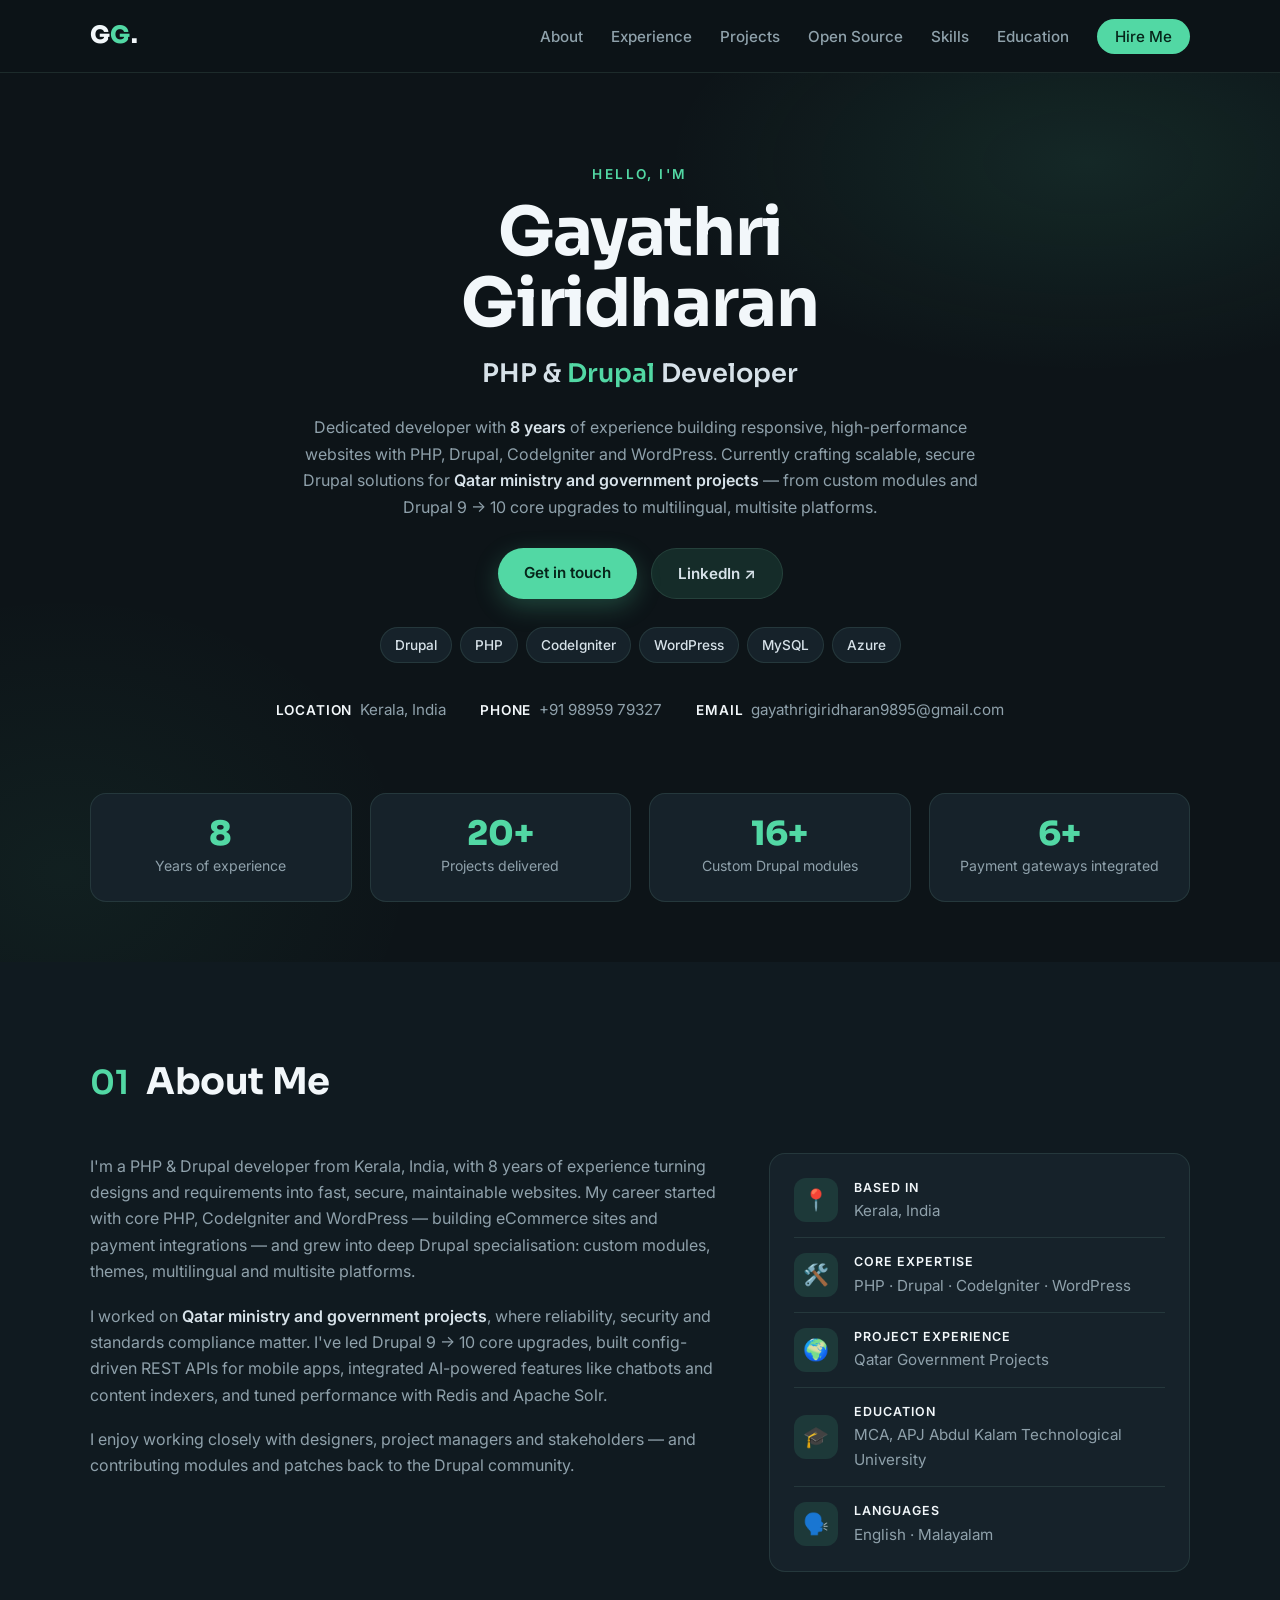
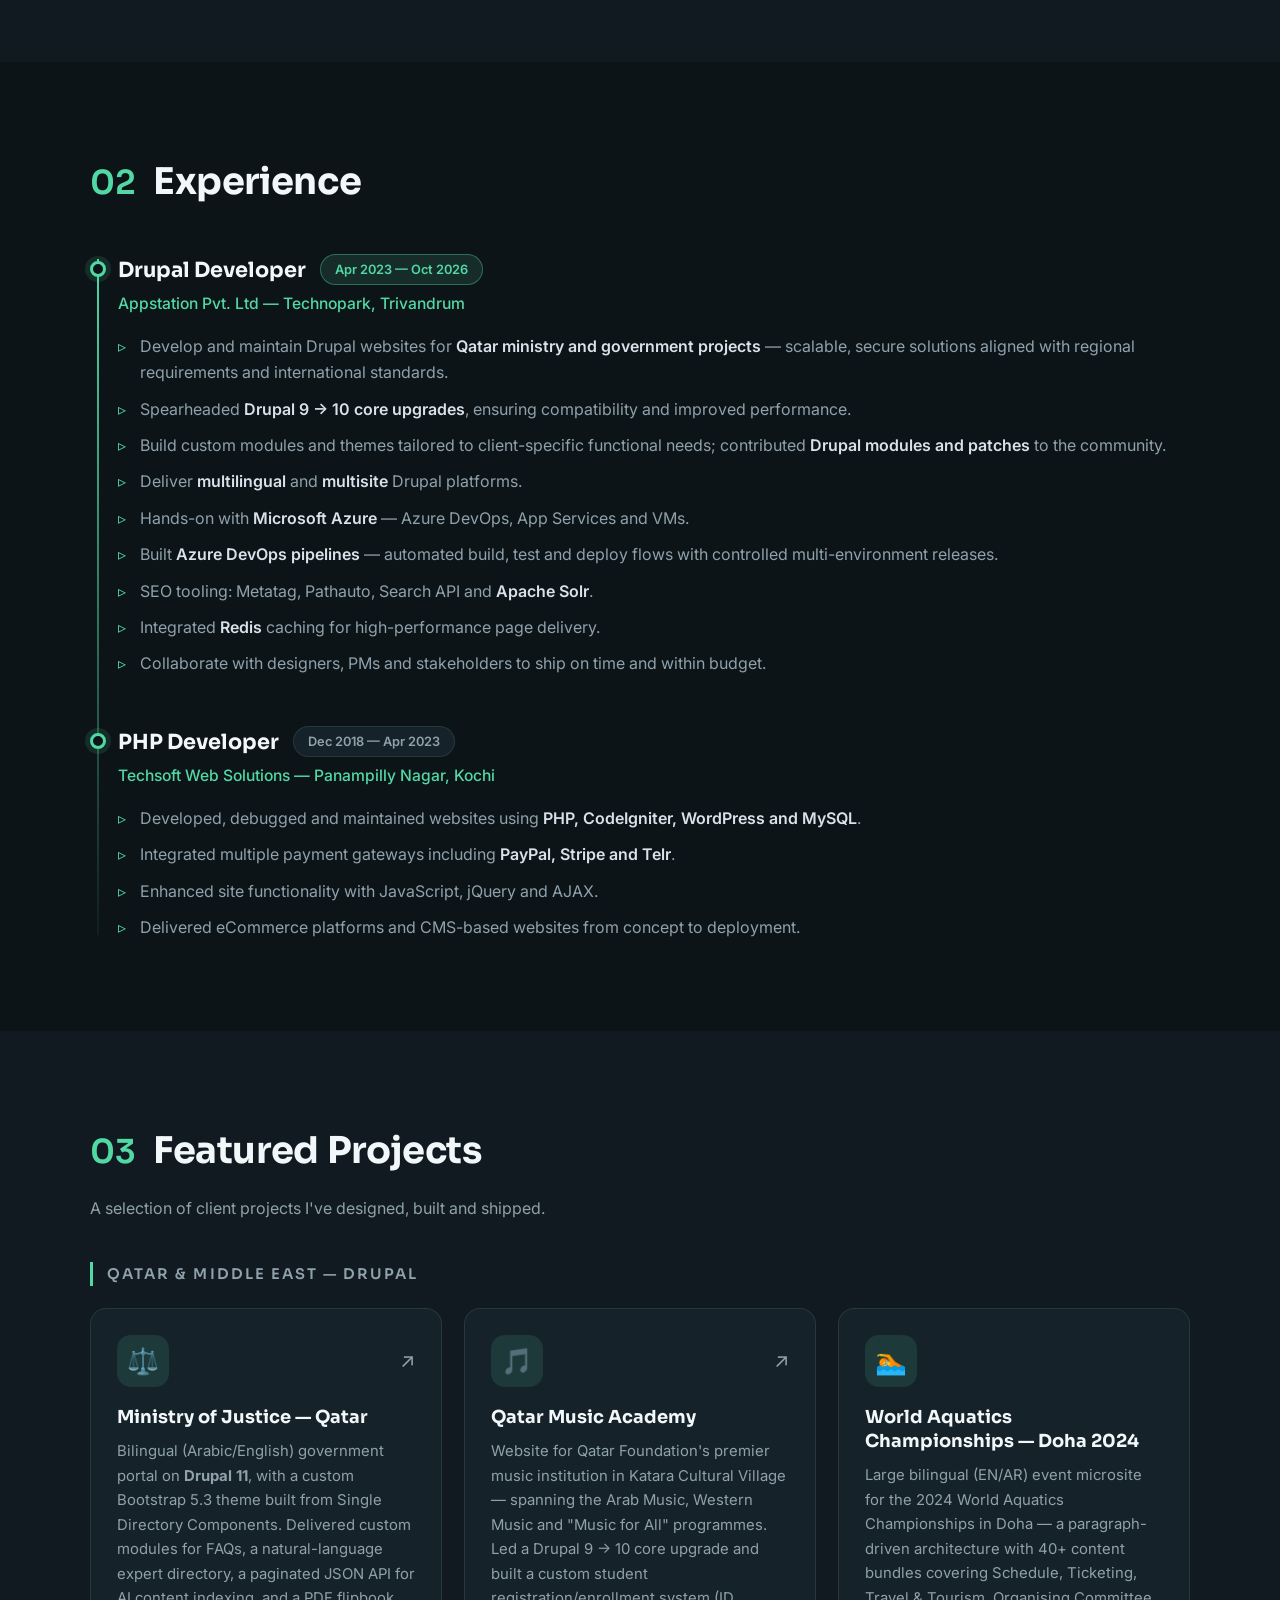
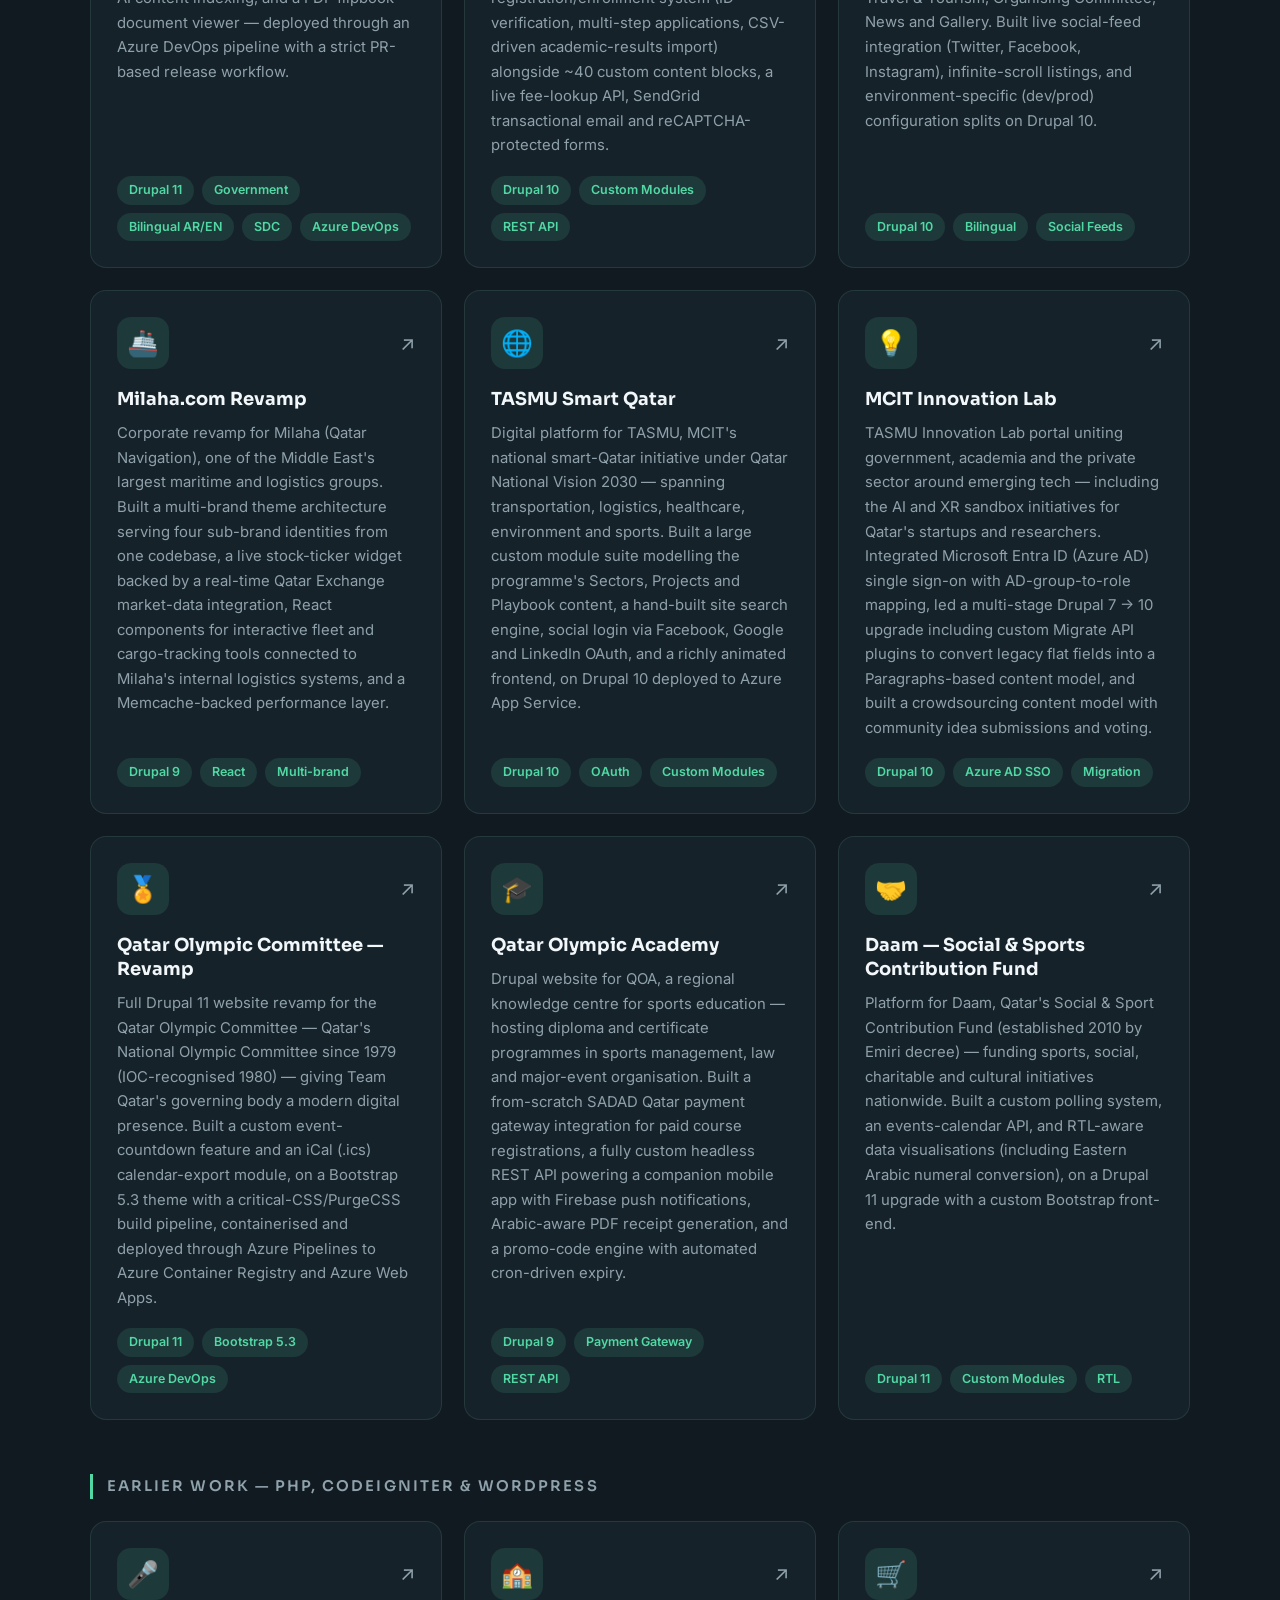
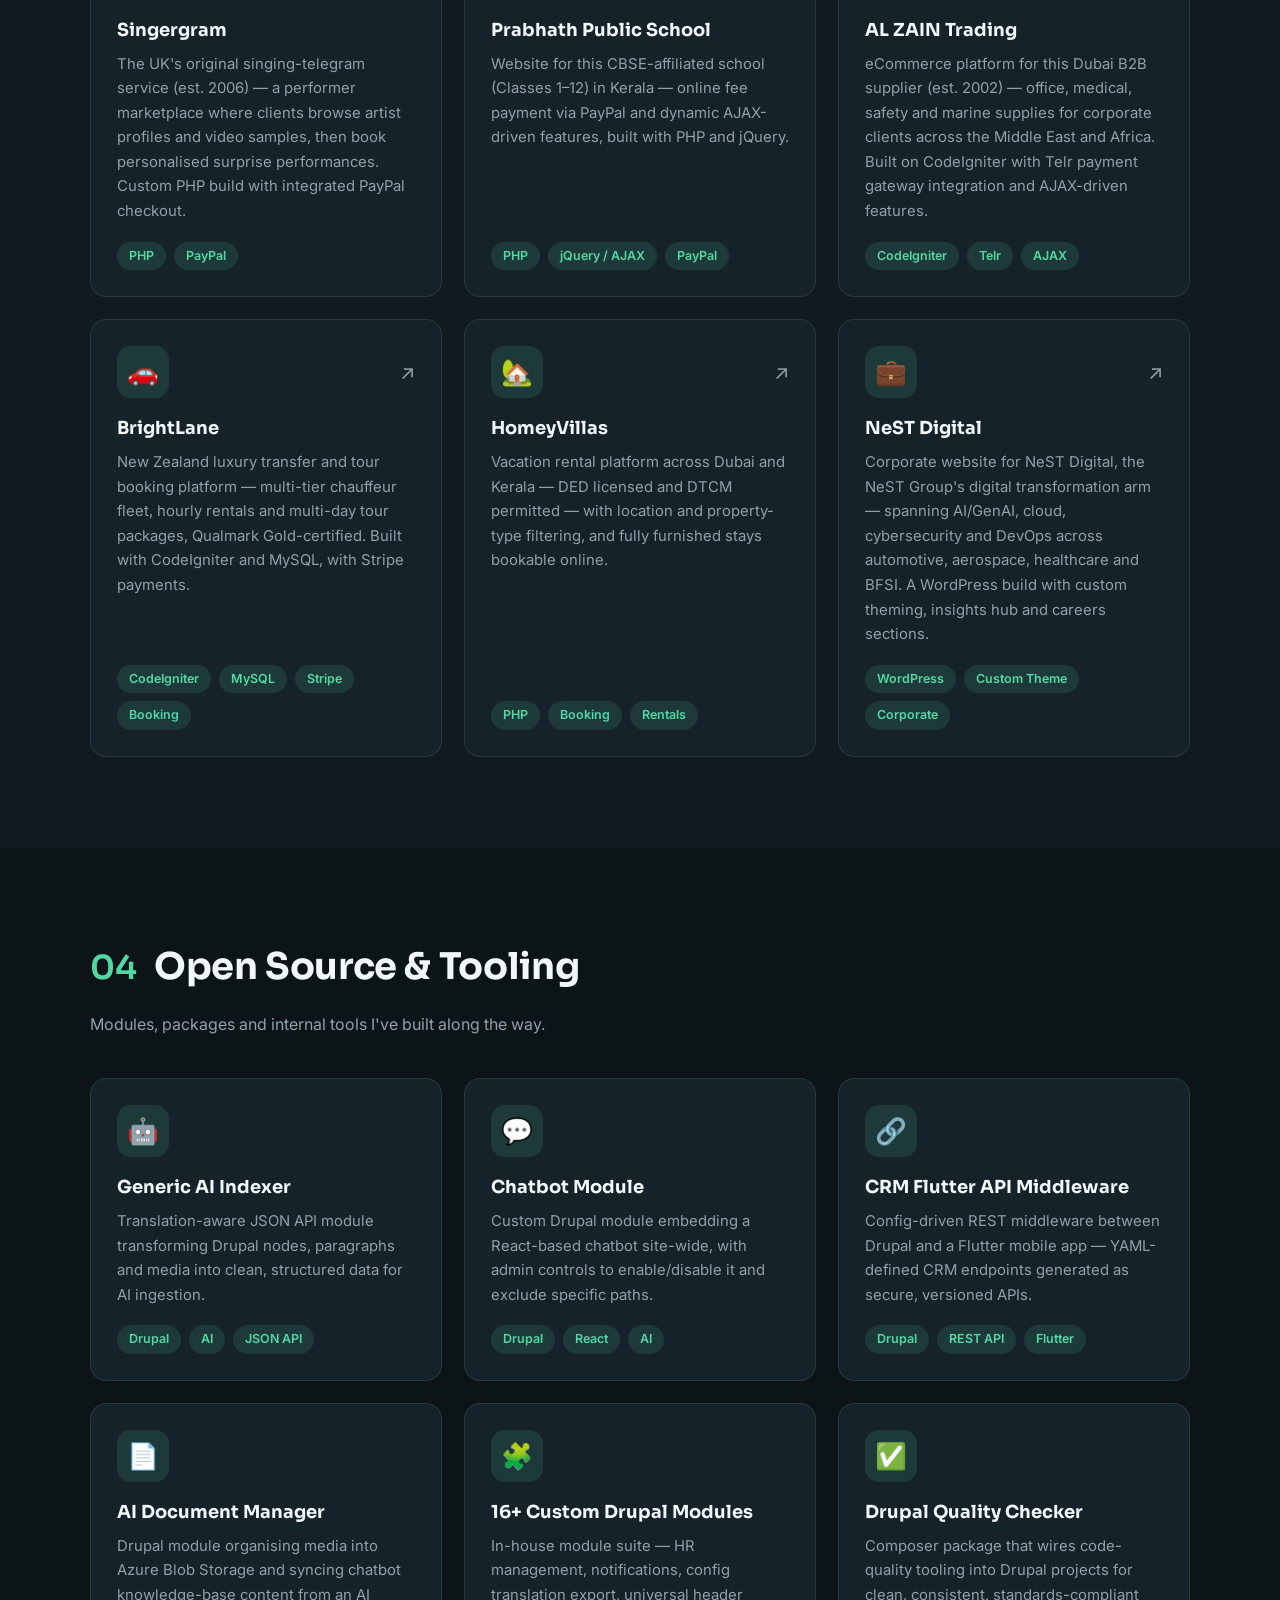
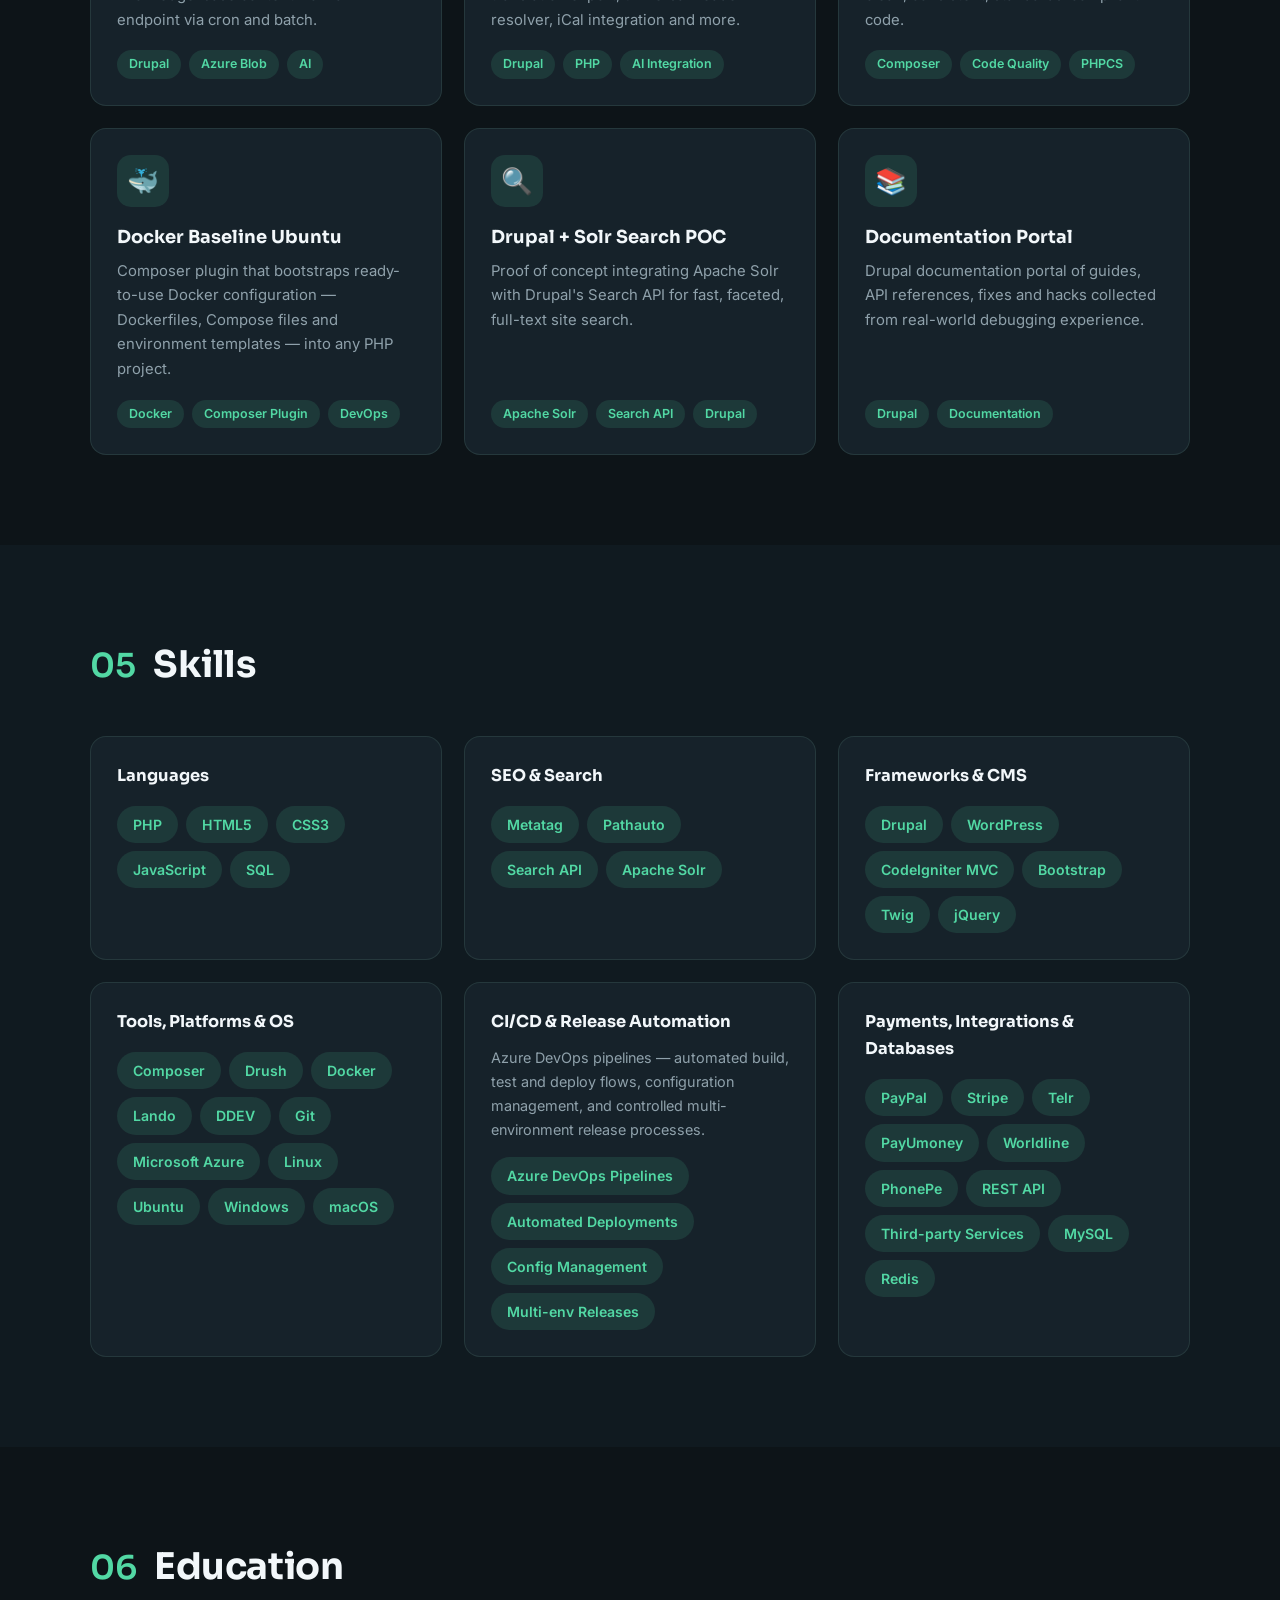
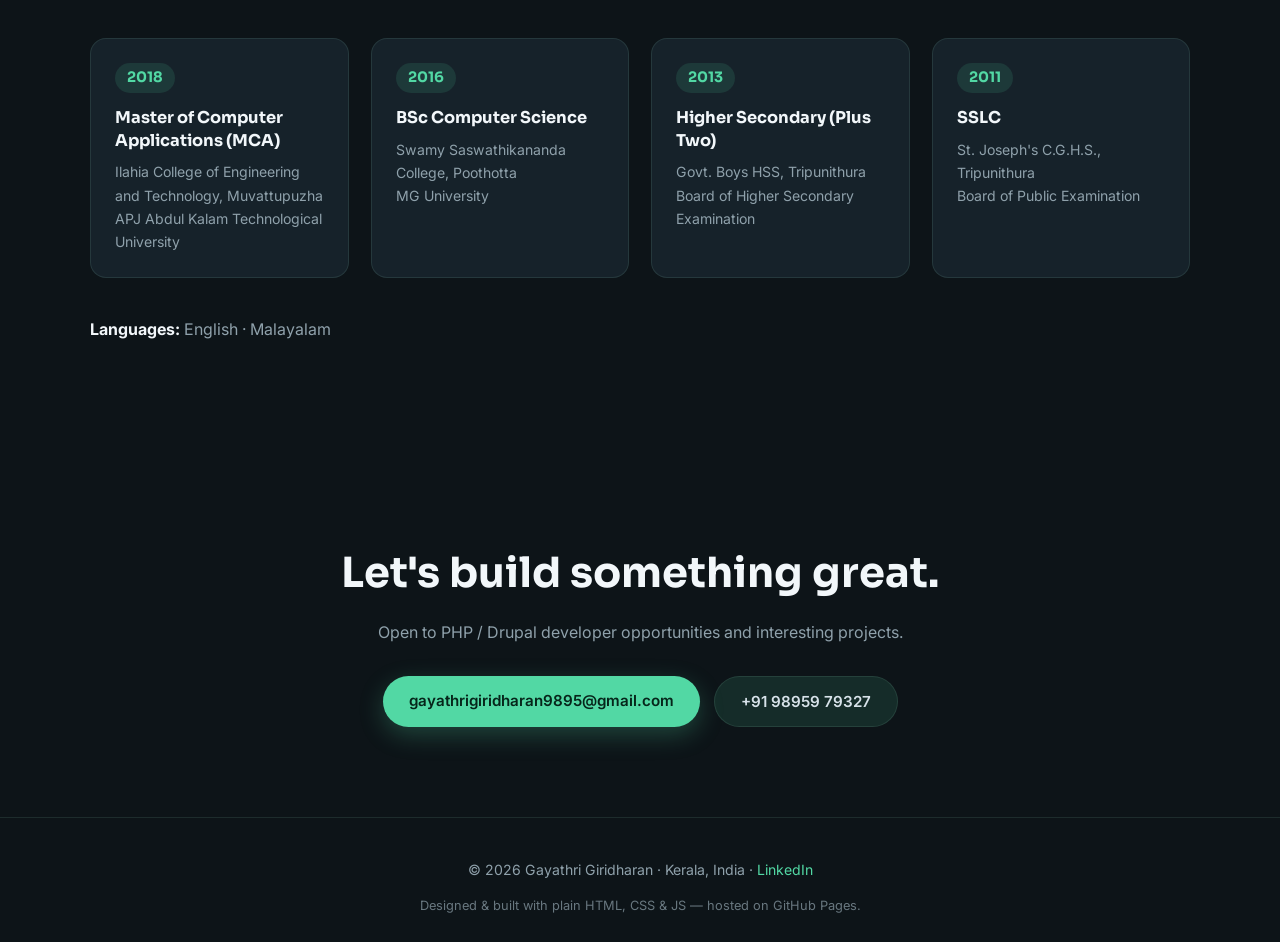
<file: index.html>
<!DOCTYPE html>
<html lang="en">

<head>
  <meta charset="UTF-8">
  <meta name="viewport" content="width=device-width, initial-scale=1">
  <title>Gayathri Giridharan — PHP & Drupal Developer</title>
  <meta name="description"
    content="Gayathri Giridharan — PHP & Drupal Developer with 7+ years of experience building responsive, high-performance websites, custom Drupal modules, payment gateway and API integrations. Working on Qatar government and ministry projects.">
  <meta name="author" content="Gayathri Giridharan">
  <meta name="theme-color" content="#0d1418">
  <link rel="canonical" href="https://gayathri-giridharan.github.io/">

  <!-- Favicons -->
  <link rel="icon" href="/favicon.ico" sizes="32x32">
  <link rel="icon" type="image/svg+xml" href="assets/images/favicon.svg?v=2">
  <link rel="icon" type="image/png" sizes="32x32" href="assets/images/favicon-32.png?v=2">
  <link rel="apple-touch-icon" sizes="180x180" href="assets/images/apple-touch-icon.png?v=2">

  <!-- Open Graph / Social -->
  <meta property="og:type" content="website">
  <meta property="og:url" content="https://gayathri-giridharan.github.io/">
  <meta property="og:title" content="Gayathri Giridharan — PHP & Drupal Developer">
  <meta property="og:description"
    content="PHP & Drupal Developer with 7+ years of experience — custom Drupal modules, Drupal 9→10 upgrades, payment gateways, REST APIs, and high-traffic international projects.">
  <meta property="og:image" content="https://gayathri-giridharan.github.io/assets/images/og-image.png">
  <meta property="og:image:width" content="1200">
  <meta property="og:image:height" content="630">
  <meta name="twitter:card" content="summary_large_image">
  <meta name="twitter:title" content="Gayathri Giridharan — PHP & Drupal Developer">
  <meta name="twitter:description"
    content="PHP & Drupal Developer with 8 years of experience — custom Drupal modules, Drupal 9→10 upgrades, payment gateways, REST APIs, and high-traffic international projects.">
  <meta name="twitter:image" content="https://gayathri-giridharan.github.io/assets/images/og-image.png">

  <link rel="preconnect" href="https://fonts.googleapis.com">
  <link rel="preconnect" href="https://fonts.gstatic.com" crossorigin>
  <link
    href="https://fonts.googleapis.com/css2?family=Sora:wght@400;600;700;800&family=Inter:wght@300;400;500;600&display=swap"
    rel="stylesheet">
  <link rel="stylesheet" href="assets/css/style.css">

  <script type="application/ld+json">
  {
    "@context": "https://schema.org",
    "@type": "Person",
    "name": "Gayathri Giridharan",
    "jobTitle": "PHP & Drupal Developer",
    "email": "mailto:gayathrigiridharan9895@gmail.com",
    "telephone": "+91 9895979327",
    "url": "https://gayathri-giridharan.github.io/",
    "sameAs": ["https://www.linkedin.com/in/gayathri-giridharan/"],
    "address": { "@type": "PostalAddress", "addressRegion": "Kerala", "addressCountry": "IN" }
  }
  </script>
</head>

<body>

  <header class="site-header">
    <nav class="nav container">
      <a class="logo" href="#top">G<span>G</span>.</a>
      <button class="nav-toggle" aria-label="Toggle menu" aria-expanded="false">
        <span></span><span></span><span></span>
      </button>
      <ul class="nav-links">
        <li><a href="#about">About</a></li>
        <li><a href="#experience">Experience</a></li>
        <li><a href="#projects">Projects</a></li>
        <li><a href="#opensource">Open&nbsp;Source</a></li>
        <li><a href="#skills">Skills</a></li>
        <li><a href="#education">Education</a></li>
        <li><a class="nav-cta" href="mailto:gayathrigiridharan9895@gmail.com">Hire&nbsp;Me</a></li>
      </ul>
    </nav>
  </header>

  <main id="top">

    <!-- ============ HERO ============ -->
    <section class="hero">
      <div class="container hero-grid">
        <div class="hero-text reveal">
          <p class="hero-kicker">Hello, I'm</p>
          <h1>Gayathri<br>Giridharan</h1>
          <p class="hero-role">PHP &amp; <span class="accent">Drupal</span> Developer</p>
          <p class="hero-summary">
            Dedicated developer with <strong>8 years</strong> of experience building responsive,
            high-performance websites with PHP, Drupal, CodeIgniter and WordPress. Currently crafting
            scalable, secure Drupal solutions for <strong>Qatar ministry and government projects</strong> — from custom
            modules and Drupal&nbsp;9&nbsp;→&nbsp;10 core upgrades to multilingual, multisite platforms.
          </p>
          <div class="hero-actions">
            <a class="btn btn-primary" href="mailto:gayathrigiridharan9895@gmail.com">Get in touch</a>
            <a class="btn btn-ghost" href="https://www.linkedin.com/in/gayathri-giridharan/" target="_blank"
              rel="noopener">LinkedIn ↗</a>
          </div>
          <div class="hero-badges">
            <span class="chip">Drupal</span>
            <span class="chip">PHP</span>
            <span class="chip">CodeIgniter</span>
            <span class="chip">WordPress</span>
            <span class="chip">MySQL</span>
            <span class="chip">Azure</span>
          </div>
          <ul class="hero-meta">
            <li><span class="meta-label">Location</span>Kerala, India</li>
            <li><span class="meta-label">Phone</span><a href="tel:+919895979327">+91 98959 79327</a></li>
            <li><span class="meta-label">Email</span><a
                href="mailto:gayathrigiridharan9895@gmail.com">gayathrigiridharan9895@gmail.com</a></li>
          </ul>
        </div>
      </div>

      <div class="container stats reveal">
        <div class="stat"><span class="stat-num">8</span><span class="stat-label">Years of experience</span></div>
        <div class="stat"><span class="stat-num">20+</span><span class="stat-label">Projects delivered</span></div>
        <div class="stat"><span class="stat-num">16+</span><span class="stat-label">Custom Drupal modules</span></div>
        <div class="stat"><span class="stat-num">6+</span><span class="stat-label">Payment gateways integrated</span></div>
      </div>
    </section>

    <!-- ============ ABOUT ============ -->
    <section class="section section-alt" id="about">
      <div class="container">
        <h2 class="section-title reveal"><span class="section-index">01</span> About Me</h2>
        <div class="about-grid">
          <div class="about-text reveal">
            <p>I'm a PHP &amp; Drupal developer from Kerala, India, with 8 years of experience turning
              designs and requirements into fast, secure, maintainable websites. My career started with
              core PHP, CodeIgniter and WordPress — building eCommerce sites and payment integrations —
              and grew into deep Drupal specialisation: custom modules, themes, multilingual and
              multisite platforms.</p>
            <p>I worked on <strong>Qatar ministry and government projects</strong>, where reliability,
              security and standards compliance matter. I've led Drupal 9 → 10 core upgrades, built
              config-driven REST APIs for mobile apps, integrated AI-powered features like chatbots and
              content indexers, and tuned performance with Redis and Apache Solr.</p>
            <p>I enjoy working closely with designers, project managers and stakeholders — and
              contributing modules and patches back to the Drupal community.</p>
          </div>
          <ul class="fact-list reveal">
            <li><span class="fact-icon">📍</span><div><strong>Based in</strong>Kerala, India</div></li>
<li><span class="fact-icon">🛠️</span><div><strong>Core Expertise</strong>PHP · Drupal · CodeIgniter · WordPress</div></li>
<li><span class="fact-icon">🌍</span><div><strong>Project Experience</strong>Qatar Government Projects</div></li>
<li><span class="fact-icon">🎓</span><div><strong>Education</strong>MCA, APJ Abdul Kalam Technological University</div></li>
<li><span class="fact-icon">🗣️</span><div><strong>Languages</strong>English · Malayalam</div></li>
          </ul>
        </div>
      </div>
    </section>

    <!-- ============ EXPERIENCE ============ -->
    <section class="section" id="experience">
      <div class="container">
        <h2 class="section-title reveal"><span class="section-index">02</span> Experience</h2>

        <div class="timeline">
          <article class="timeline-item reveal">
            <div class="timeline-marker"></div>
            <div class="timeline-body">
              <div class="timeline-head">
                <h3>Drupal Developer</h3>
                <span class="badge badge-current">Apr 2023 — Oct 2026</span>
              </div>
              <p class="timeline-company">Appstation Pvt. Ltd — Technopark, Trivandrum</p>
              <ul class="timeline-points">
                <li>Develop and maintain Drupal websites for <strong>Qatar ministry and government
                  projects</strong> — scalable, secure solutions aligned with regional requirements and
                  international standards.</li>
                <li>Spearheaded <strong>Drupal 9 → 10 core upgrades</strong>, ensuring compatibility and improved performance.</li>
                <li>Build custom modules and themes tailored to client-specific functional needs; contributed
                  <strong>Drupal modules and patches</strong> to the community.</li>
                <li>Deliver <strong>multilingual</strong> and <strong>multisite</strong> Drupal platforms.</li>
                <li>Hands-on with <strong>Microsoft Azure</strong> — Azure DevOps, App Services and VMs.</li>
                <li>Built <strong>Azure DevOps pipelines</strong> — automated build, test and deploy flows with
                  controlled multi-environment releases.</li>
                <li>SEO tooling: Metatag, Pathauto, Search API and <strong>Apache Solr</strong>.</li>
                <li>Integrated <strong>Redis</strong> caching for high-performance page delivery.</li>
                <li>Collaborate with designers, PMs and stakeholders to ship on time and within budget.</li>
              </ul>
            </div>
          </article>

          <article class="timeline-item reveal">
            <div class="timeline-marker"></div>
            <div class="timeline-body">
              <div class="timeline-head">
                <h3>PHP Developer</h3>
                <span class="badge">Dec 2018 — Apr 2023</span>
              </div>
              <p class="timeline-company">Techsoft Web Solutions — Panampilly Nagar, Kochi</p>
              <ul class="timeline-points">
                <li>Developed, debugged and maintained websites using <strong>PHP, CodeIgniter, WordPress and MySQL</strong>.</li>
                <li>Integrated multiple payment gateways including <strong>PayPal, Stripe and Telr</strong>.</li>
                <li>Enhanced site functionality with JavaScript, jQuery and AJAX.</li>
                <li>Delivered eCommerce platforms and CMS-based websites from concept to deployment.</li>
              </ul>
            </div>
          </article>
        </div>
      </div>
    </section>

    <!-- ============ PROJECTS ============ -->
    <section class="section section-alt" id="projects">
      <div class="container">
        <h2 class="section-title reveal"><span class="section-index">03</span> Featured Projects</h2>
        <p class="section-lead reveal">A selection of client projects I've designed, built and shipped.</p>

        <h3 class="project-group-title reveal">Qatar &amp; Middle East — Drupal</h3>
        <div class="project-grid">
          <article class="project-card reveal">
            <div class="project-top">
              <span class="project-emoji">⚖️</span>
              <a class="project-link" href="https://www.moj.gov.qa/" target="_blank" rel="noopener"
                aria-label="Visit Ministry of Justice Qatar">↗</a>
            </div>
            <h3>Ministry of Justice — Qatar</h3>
            <p>Bilingual (Arabic/English) government portal on <strong>Drupal 11</strong>, with a custom
              Bootstrap 5.3 theme built from Single Directory Components. Delivered custom modules for
              FAQs, a natural-language expert directory, a paginated JSON API for AI content indexing, and
              a PDF flipbook document viewer — deployed through an Azure DevOps pipeline with a strict
              PR-based release workflow.</p>
            <ul class="tags">
              <li>Drupal 11</li><li>Government</li><li>Bilingual AR/EN</li><li>SDC</li><li>Azure DevOps</li>
            </ul>
          </article>

          <article class="project-card reveal">
            <div class="project-top">
              <span class="project-emoji">🎵</span>
              <a class="project-link" href="https://qatarmusicacademy.com.qa/" target="_blank" rel="noopener"
                aria-label="Visit Qatar Music Academy">↗</a>
            </div>
            <h3>Qatar Music Academy</h3>
            <p>Website for Qatar Foundation's premier music institution in Katara Cultural Village —
              spanning the Arab Music, Western Music and "Music for All" programmes. Led a Drupal 9 → 10
              core upgrade and built a custom student registration/enrollment system (ID verification,
              multi-step applications, CSV-driven academic-results import) alongside ~40 custom content
              blocks, a live fee-lookup API, SendGrid transactional email and reCAPTCHA-protected forms.</p>
            <ul class="tags">
              <li>Drupal 10</li><li>Custom Modules</li><li>REST API</li>
            </ul>
          </article>

          <article class="project-card reveal">
            <div class="project-top">
              <span class="project-emoji">🏊</span>
            </div>
            <h3>World Aquatics Championships — Doha 2024</h3>
            <p>Large bilingual (EN/AR) event microsite for the 2024 World Aquatics Championships in Doha —
              a paragraph-driven architecture with 40+ content bundles covering Schedule, Ticketing,
              Travel &amp; Tourism, Organising Committee, News and Gallery. Built live social-feed
              integration (Twitter, Facebook, Instagram), infinite-scroll listings, and environment-specific
              (dev/prod) configuration splits on Drupal 10.</p>
            <ul class="tags">
              <li>Drupal 10</li><li>Bilingual</li><li>Social Feeds</li>
            </ul>
          </article>

          <article class="project-card reveal">
            <div class="project-top">
              <span class="project-emoji">🚢</span>
              <a class="project-link" href="https://www.milaha.com/" target="_blank" rel="noopener"
                aria-label="Visit Milaha">↗</a>
            </div>
            <h3>Milaha.com Revamp</h3>
            <p>Corporate revamp for Milaha (Qatar Navigation), one of the Middle East's largest maritime
              and logistics groups. Built a multi-brand theme architecture serving four sub-brand identities
              from one codebase, a live stock-ticker widget backed by a real-time Qatar Exchange market-data
              integration, React components for interactive fleet and cargo-tracking tools connected to
              Milaha's internal logistics systems, and a Memcache-backed performance layer.</p>
            <ul class="tags">
              <li>Drupal 9</li><li>React</li><li>Multi-brand</li>
            </ul>
          </article>

          <article class="project-card reveal">
            <div class="project-top">
              <span class="project-emoji">🌐</span>
              <a class="project-link" href="https://tasmu.gov.qa/" target="_blank" rel="noopener"
                aria-label="Visit TASMU Smart Qatar">↗</a>
            </div>
            <h3>TASMU Smart Qatar</h3>
            <p>Digital platform for TASMU, MCIT's national smart-Qatar initiative under Qatar National
              Vision 2030 — spanning transportation, logistics, healthcare, environment and sports. Built a
              large custom module suite modelling the programme's Sectors, Projects and Playbook content, a
              hand-built site search engine, social login via Facebook, Google and LinkedIn OAuth, and a
              richly animated frontend, on Drupal 10 deployed to Azure App Service.</p>
            <ul class="tags">
              <li>Drupal 10</li><li>OAuth</li><li>Custom Modules</li>
            </ul>
          </article>

          <article class="project-card reveal">
            <div class="project-top">
              <span class="project-emoji">💡</span>
              <a class="project-link" href="https://ilab.mcit.gov.qa/" target="_blank" rel="noopener"
                aria-label="Visit MCIT Innovation Lab">↗</a>
            </div>
            <h3>MCIT Innovation Lab</h3>
            <p>TASMU Innovation Lab portal uniting government, academia and the private sector around
              emerging tech — including the AI and XR sandbox initiatives for Qatar's startups and
              researchers. Integrated Microsoft Entra ID (Azure AD) single sign-on with AD-group-to-role
              mapping, led a multi-stage Drupal 7 → 10 upgrade including custom Migrate API plugins to
              convert legacy flat fields into a Paragraphs-based content model, and built a crowdsourcing
              content model with community idea submissions and voting.</p>
            <ul class="tags">
              <li>Drupal 10</li><li>Azure AD SSO</li><li>Migration</li>
            </ul>
          </article>

          <article class="project-card reveal">
            <div class="project-top">
              <span class="project-emoji">🏅</span>
              <a class="project-link" href="https://www.olympic.qa/" target="_blank" rel="noopener"
                aria-label="Visit Qatar Olympic Committee">↗</a>
            </div>
            <h3>Qatar Olympic Committee — Revamp</h3>
            <p>Full Drupal 11 website revamp for the Qatar Olympic Committee — Qatar's National Olympic
              Committee since 1979 (IOC-recognised 1980) — giving Team Qatar's governing body a modern
              digital presence. Built a custom event-countdown feature and an iCal (.ics) calendar-export
              module, on a Bootstrap 5.3 theme with a critical-CSS/PurgeCSS build pipeline, containerised
              and deployed through Azure Pipelines to Azure Container Registry and Azure Web Apps.</p>
            <ul class="tags">
              <li>Drupal 11</li><li>Bootstrap 5.3</li><li>Azure DevOps</li>
            </ul>
          </article>

          <article class="project-card reveal">
            <div class="project-top">
              <span class="project-emoji">🎓</span>
              <a class="project-link" href="https://www.qoa.qa/" target="_blank" rel="noopener"
                aria-label="Visit Qatar Olympic Academy">↗</a>
            </div>
            <h3>Qatar Olympic Academy</h3>
            <p>Drupal website for QOA, a regional knowledge centre for sports education — hosting diploma
              and certificate programmes in sports management, law and major-event organisation. Built a
              from-scratch SADAD Qatar payment gateway integration for paid course registrations, a fully
              custom headless REST API powering a companion mobile app with Firebase push notifications,
              Arabic-aware PDF receipt generation, and a promo-code engine with automated cron-driven expiry.</p>
            <ul class="tags">
              <li>Drupal 9</li><li>Payment Gateway</li><li>REST API</li>
            </ul>
          </article>

          <article class="project-card reveal">
            <div class="project-top">
              <span class="project-emoji">🤝</span>
              <a class="project-link" href="https://www.daam.gov.qa/" target="_blank" rel="noopener"
                aria-label="Visit Daam">↗</a>
            </div>
            <h3>Daam — Social &amp; Sports Contribution Fund</h3>
            <p>Platform for Daam, Qatar's Social &amp; Sport Contribution Fund (established 2010 by Emiri
              decree) — funding sports, social, charitable and cultural initiatives nationwide. Built a
              custom polling system, an events-calendar API, and RTL-aware data visualisations (including
              Eastern Arabic numeral conversion), on a Drupal 11 upgrade with a custom Bootstrap front-end.</p>
            <ul class="tags">
              <li>Drupal 11</li><li>Custom Modules</li><li>RTL</li>
            </ul>
          </article>
        </div>

        <h3 class="project-group-title reveal">Earlier Work — PHP, CodeIgniter &amp; WordPress</h3>
        <div class="project-grid">
          <article class="project-card reveal">
            <div class="project-top">
              <span class="project-emoji">🎤</span>
              <a class="project-link" href="https://singergram.co.uk/" target="_blank" rel="noopener"
                aria-label="Visit Singergram">↗</a>
            </div>
            <h3>Singergram</h3>
            <p>The UK's original singing-telegram service (est. 2006) — a performer marketplace where
              clients browse artist profiles and video samples, then book personalised surprise
              performances. Custom PHP build with integrated PayPal checkout.</p>
            <ul class="tags">
              <li>PHP</li><li>PayPal</li>
            </ul>
          </article>

          <article class="project-card reveal">
            <div class="project-top">
              <span class="project-emoji">🏫</span>
              <a class="project-link" href="https://www.prabhathpublicschool.com/" target="_blank" rel="noopener"
                aria-label="Visit Prabhath Public School">↗</a>
            </div>
            <h3>Prabhath Public School</h3>
            <p>Website for this CBSE-affiliated school (Classes 1–12) in Kerala — online fee payment via
              PayPal and dynamic AJAX-driven features, built with PHP and jQuery.</p>
            <ul class="tags">
              <li>PHP</li><li>jQuery / AJAX</li><li>PayPal</li>
            </ul>
          </article>

          <article class="project-card reveal">
            <div class="project-top">
              <span class="project-emoji">🛒</span>
              <a class="project-link" href="https://alzaintrading.com/" target="_blank" rel="noopener"
                aria-label="Visit AL ZAIN Trading">↗</a>
            </div>
            <h3>AL ZAIN Trading</h3>
            <p>eCommerce platform for this Dubai B2B supplier (est. 2002) — office, medical, safety and
              marine supplies for corporate clients across the Middle East and Africa. Built on
              CodeIgniter with Telr payment gateway integration and AJAX-driven features.</p>
            <ul class="tags">
              <li>CodeIgniter</li><li>Telr</li><li>AJAX</li>
            </ul>
          </article>

          <article class="project-card reveal">
            <div class="project-top">
              <span class="project-emoji">🚗</span>
              <a class="project-link" href="https://brightlane.co.nz/" target="_blank" rel="noopener"
                aria-label="Visit BrightLane">↗</a>
            </div>
            <h3>BrightLane</h3>
            <p>New Zealand luxury transfer and tour booking platform — multi-tier chauffeur fleet, hourly
              rentals and multi-day tour packages, Qualmark Gold-certified. Built with CodeIgniter and
              MySQL, with Stripe payments.</p>
            <ul class="tags">
              <li>CodeIgniter</li><li>MySQL</li><li>Stripe</li><li>Booking</li>
            </ul>
          </article>

          <article class="project-card reveal">
            <div class="project-top">
              <span class="project-emoji">🏡</span>
              <a class="project-link" href="https://www.homeyvillas.com/" target="_blank" rel="noopener"
                aria-label="Visit HomeyVillas">↗</a>
            </div>
            <h3>HomeyVillas</h3>
            <p>Vacation rental platform across Dubai and Kerala — DED licensed and DTCM permitted — with
              location and property-type filtering, and fully furnished stays bookable online.</p>
            <ul class="tags">
              <li>PHP</li><li>Booking</li><li>Rentals</li>
            </ul>
          </article>

          <article class="project-card reveal">
            <div class="project-top">
              <span class="project-emoji">💼</span>
              <a class="project-link" href="https://www.nestdigital.com/" target="_blank" rel="noopener"
                aria-label="Visit NeST Digital">↗</a>
            </div>
            <h3>NeST Digital</h3>
            <p>Corporate website for NeST Digital, the NeST Group's digital transformation arm — spanning
              AI/GenAI, cloud, cybersecurity and DevOps across automotive, aerospace, healthcare and BFSI.
              A WordPress build with custom theming, insights hub and careers sections.</p>
            <ul class="tags">
              <li>WordPress</li><li>Custom Theme</li><li>Corporate</li>
            </ul>
          </article>
        </div>
      </div>
    </section>

    <!-- ============ OPEN SOURCE & TOOLING ============ -->
    <section class="section" id="opensource">
      <div class="container">
        <h2 class="section-title reveal"><span class="section-index">04</span> Open Source &amp; Tooling</h2>
        <p class="section-lead reveal">Modules, packages and internal tools I've built along the way.</p>

        <div class="project-grid">
          <article class="project-card reveal">
            <div class="project-top">
              <span class="project-emoji">🤖</span>
            </div>
            <h3>Generic AI Indexer</h3>
            <p>Translation-aware JSON API module transforming Drupal nodes, paragraphs and media into
              clean, structured data for AI ingestion.</p>
            <ul class="tags">
              <li>Drupal</li><li>AI</li><li>JSON API</li>
            </ul>
          </article>

          <article class="project-card reveal">
            <div class="project-top">
              <span class="project-emoji">💬</span>
            </div>
            <h3>Chatbot Module</h3>
            <p>Custom Drupal module embedding a React-based chatbot site-wide, with admin controls to
              enable/disable it and exclude specific paths.</p>
            <ul class="tags">
              <li>Drupal</li><li>React</li><li>AI</li>
            </ul>
          </article>

          <article class="project-card reveal">
            <div class="project-top">
              <span class="project-emoji">🔗</span>
            </div>
            <h3>CRM Flutter API Middleware</h3>
            <p>Config-driven REST middleware between Drupal and a Flutter mobile app — YAML-defined CRM
              endpoints generated as secure, versioned APIs.</p>
            <ul class="tags">
              <li>Drupal</li><li>REST API</li><li>Flutter</li>
            </ul>
          </article>

          <article class="project-card reveal">
            <div class="project-top">
              <span class="project-emoji">📄</span>
            </div>
            <h3>AI Document Manager</h3>
            <p>Drupal module organising media into Azure Blob Storage and syncing chatbot knowledge-base
              content from an AI endpoint via cron and batch.</p>
            <ul class="tags">
              <li>Drupal</li><li>Azure Blob</li><li>AI</li>
            </ul>
          </article>

          <article class="project-card reveal">
            <div class="project-top">
              <span class="project-emoji">🧩</span>
            </div>
            <h3>16+ Custom Drupal Modules</h3>
            <p>In-house module suite — HR management, notifications, config translation export, universal
              header resolver, iCal integration and more.</p>
            <ul class="tags">
              <li>Drupal</li><li>PHP</li><li>AI Integration</li>
            </ul>
          </article>

          <article class="project-card reveal">
            <div class="project-top">
              <span class="project-emoji">✅</span>
            </div>
            <h3>Drupal Quality Checker</h3>
            <p>Composer package that wires code-quality tooling into Drupal projects for clean, consistent,
              standards-compliant code.</p>
            <ul class="tags">
              <li>Composer</li><li>Code Quality</li><li>PHPCS</li>
            </ul>
          </article>

          <article class="project-card reveal">
            <div class="project-top">
              <span class="project-emoji">🐳</span>
            </div>
            <h3>Docker Baseline Ubuntu</h3>
            <p>Composer plugin that bootstraps ready-to-use Docker configuration — Dockerfiles, Compose files
              and environment templates — into any PHP project.</p>
            <ul class="tags">
              <li>Docker</li><li>Composer Plugin</li><li>DevOps</li>
            </ul>
          </article>

          <article class="project-card reveal">
            <div class="project-top">
              <span class="project-emoji">🔍</span>
            </div>
            <h3>Drupal + Solr Search POC</h3>
            <p>Proof of concept integrating Apache Solr with Drupal's Search API for fast, faceted,
              full-text site search.</p>
            <ul class="tags">
              <li>Apache Solr</li><li>Search API</li><li>Drupal</li>
            </ul>
          </article>

          <article class="project-card reveal">
            <div class="project-top">
              <span class="project-emoji">📚</span>
            </div>
            <h3>Documentation Portal</h3>
            <p>Drupal documentation portal of guides, API references, fixes and hacks collected from
              real-world debugging experience.</p>
            <ul class="tags">
              <li>Drupal</li><li>Documentation</li>
            </ul>
          </article>
        </div>
      </div>
    </section>

    <!-- ============ SKILLS ============ -->
    <section class="section section-alt" id="skills">
      <div class="container">
        <h2 class="section-title reveal"><span class="section-index">05</span> Skills</h2>

        <div class="skills-grid">
          <div class="skill-group reveal">
            <h3>Languages</h3>
            <ul class="tags tags-lg">
              <li>PHP</li><li>HTML5</li><li>CSS3</li><li>JavaScript</li><li>SQL</li>
            </ul>
          </div>
          <div class="skill-group reveal">
            <h3>SEO &amp; Search</h3>
            <ul class="tags tags-lg">
              <li>Metatag</li><li>Pathauto</li><li>Search API</li><li>Apache Solr</li>
            </ul>
          </div>
          <div class="skill-group reveal">
            <h3>Frameworks &amp; CMS</h3>
            <ul class="tags tags-lg">
              <li>Drupal</li><li>WordPress</li><li>CodeIgniter MVC</li><li>Bootstrap</li><li>Twig</li><li>jQuery</li>
            </ul>
          </div>
          <div class="skill-group reveal">
            <h3>Tools, Platforms &amp; OS</h3>
            <ul class="tags tags-lg">
              <li>Composer</li><li>Drush</li><li>Docker</li><li>Lando</li><li>DDEV</li><li>Git</li><li>Microsoft Azure</li><li>Linux</li><li>Ubuntu</li><li>Windows</li><li>macOS</li>
            </ul>
          </div>
          <div class="skill-group reveal">
            <h3>CI/CD &amp; Release Automation</h3>
            <p class="skill-desc">Azure DevOps pipelines — automated build, test and deploy flows,
              configuration management, and controlled multi-environment release processes.</p>
            <ul class="tags tags-lg">
              <li>Azure DevOps Pipelines</li><li>Automated Deployments</li><li>Config Management</li><li>Multi-env Releases</li>
            </ul>
          </div>
          <div class="skill-group reveal">
            <h3>Payments, Integrations &amp; Databases</h3>
            <ul class="tags tags-lg">
              <li>PayPal</li><li>Stripe</li><li>Telr</li><li>PayUmoney</li><li>Worldline</li><li>PhonePe</li><li>REST API</li><li>Third-party Services</li><li>MySQL</li><li>Redis</li>
            </ul>
          </div>
        </div>
      </div>
    </section>

    <!-- ============ EDUCATION ============ -->
    <section class="section" id="education">
      <div class="container">
        <h2 class="section-title reveal"><span class="section-index">06</span> Education</h2>

        <div class="edu-grid">
          <article class="edu-card reveal">
            <span class="edu-year">2018</span>
            <h3>Master of Computer Applications (MCA)</h3>
            <p>Ilahia College of Engineering and Technology, Muvattupuzha<br>
              APJ Abdul Kalam Technological University</p>
          </article>
          <article class="edu-card reveal">
            <span class="edu-year">2016</span>
            <h3>BSc Computer Science</h3>
            <p>Swamy Saswathikananda College, Poothotta<br>MG University</p>
          </article>
          <article class="edu-card reveal">
            <span class="edu-year">2013</span>
            <h3>Higher Secondary (Plus Two)</h3>
            <p>Govt. Boys HSS, Tripunithura<br>Board of Higher Secondary Examination</p>
          </article>
          <article class="edu-card reveal">
            <span class="edu-year">2011</span>
            <h3>SSLC</h3>
            <p>St. Joseph's C.G.H.S., Tripunithura<br>Board of Public Examination</p>
          </article>
        </div>

        <p class="languages reveal"><strong>Languages:</strong> English · Malayalam</p>
      </div>
    </section>

    <!-- ============ CONTACT ============ -->
    <section class="section contact" id="contact">
      <div class="container reveal">
        <h2 class="contact-title">Let's build something great.</h2>
        <p class="contact-lead">Open to PHP / Drupal developer opportunities and interesting projects.</p>
        <div class="hero-actions contact-actions">
          <a class="btn btn-primary" href="mailto:gayathrigiridharan9895@gmail.com">gayathrigiridharan9895@gmail.com</a>
          <a class="btn btn-ghost" href="tel:+919895979327">+91 98959 79327</a>
        </div>
      </div>
    </section>
  </main>

  <footer class="site-footer">
    <div class="container">
      <p>© <span id="year"></span> Gayathri Giridharan · Kerala, India ·
        <a href="https://www.linkedin.com/in/gayathri-giridharan/" target="_blank" rel="noopener">LinkedIn</a>
      </p>
      <p class="footer-note">Designed &amp; built with plain HTML, CSS &amp; JS — hosted on GitHub Pages.</p>
    </div>
  </footer>

  <a href="#top" class="back-to-top" aria-label="Back to top">↑</a>

  <script src="assets/js/script.js"></script>
</body>

</html>
</file>
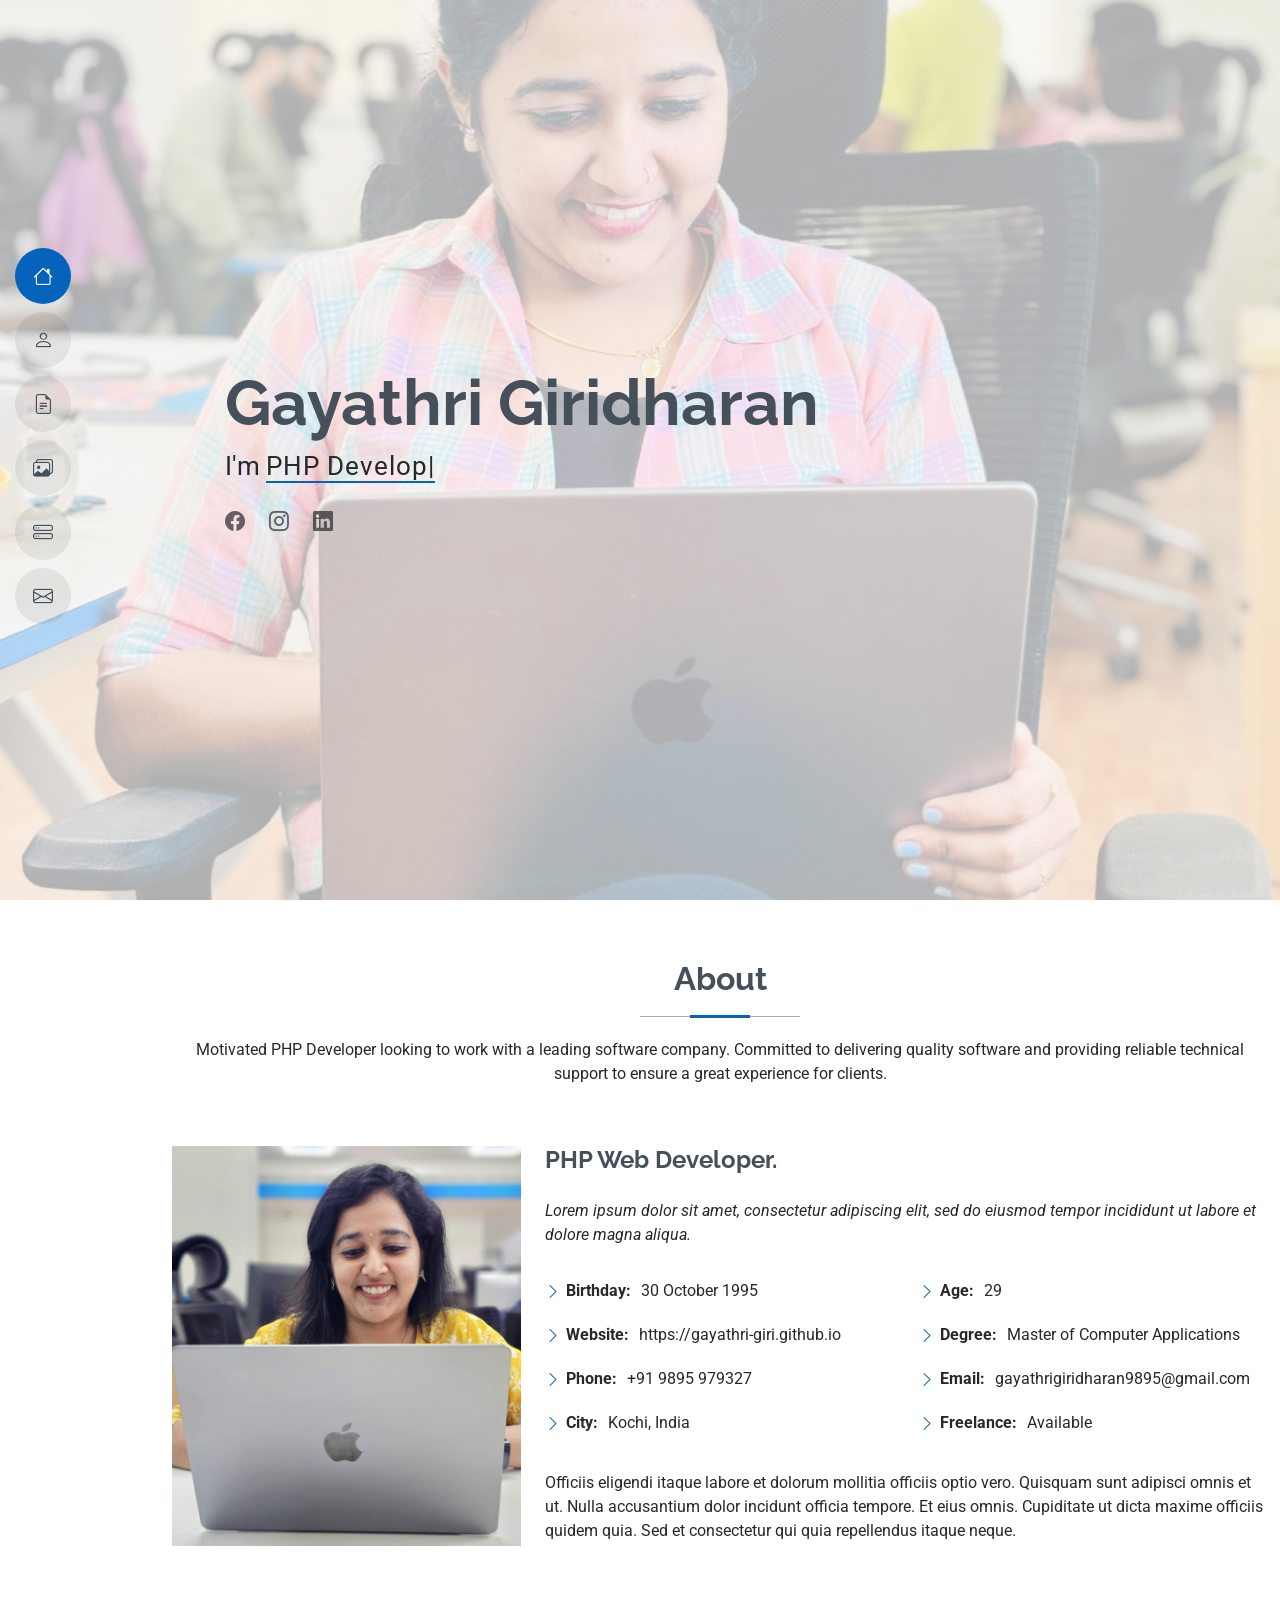
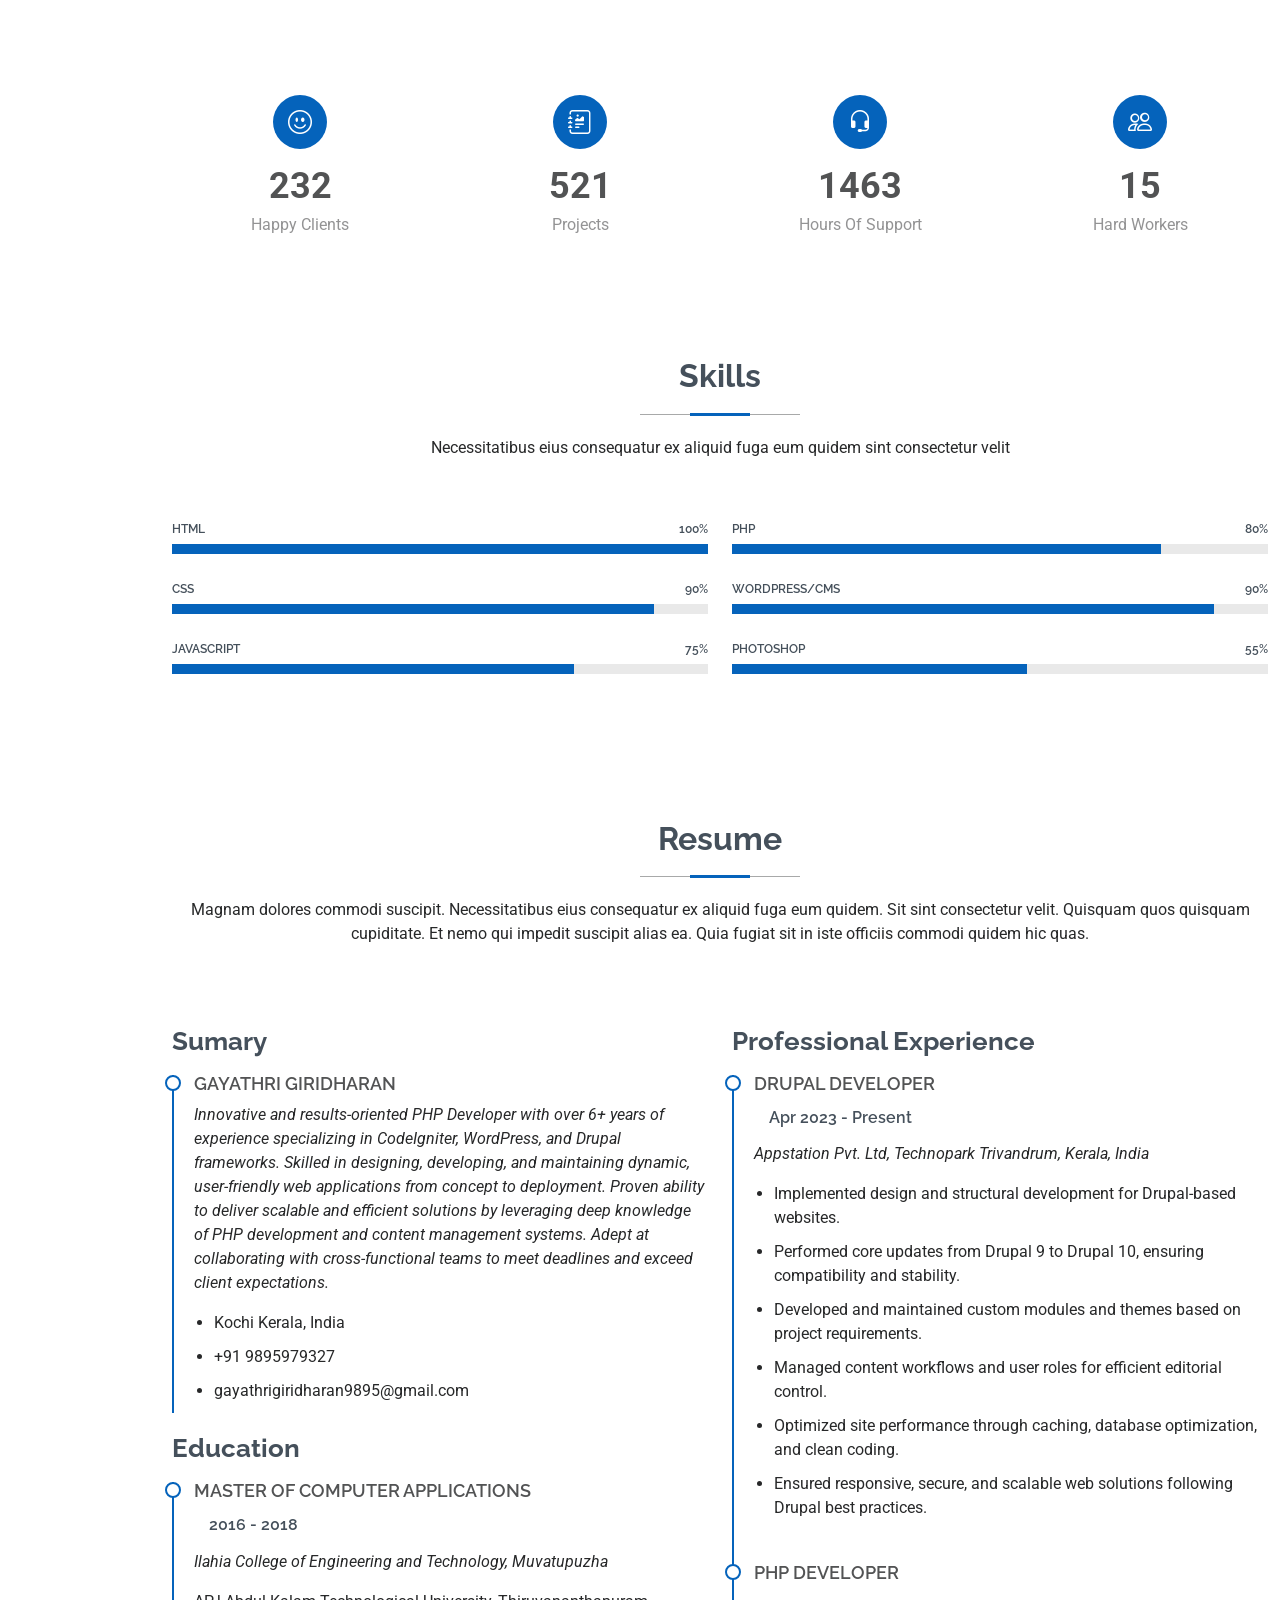
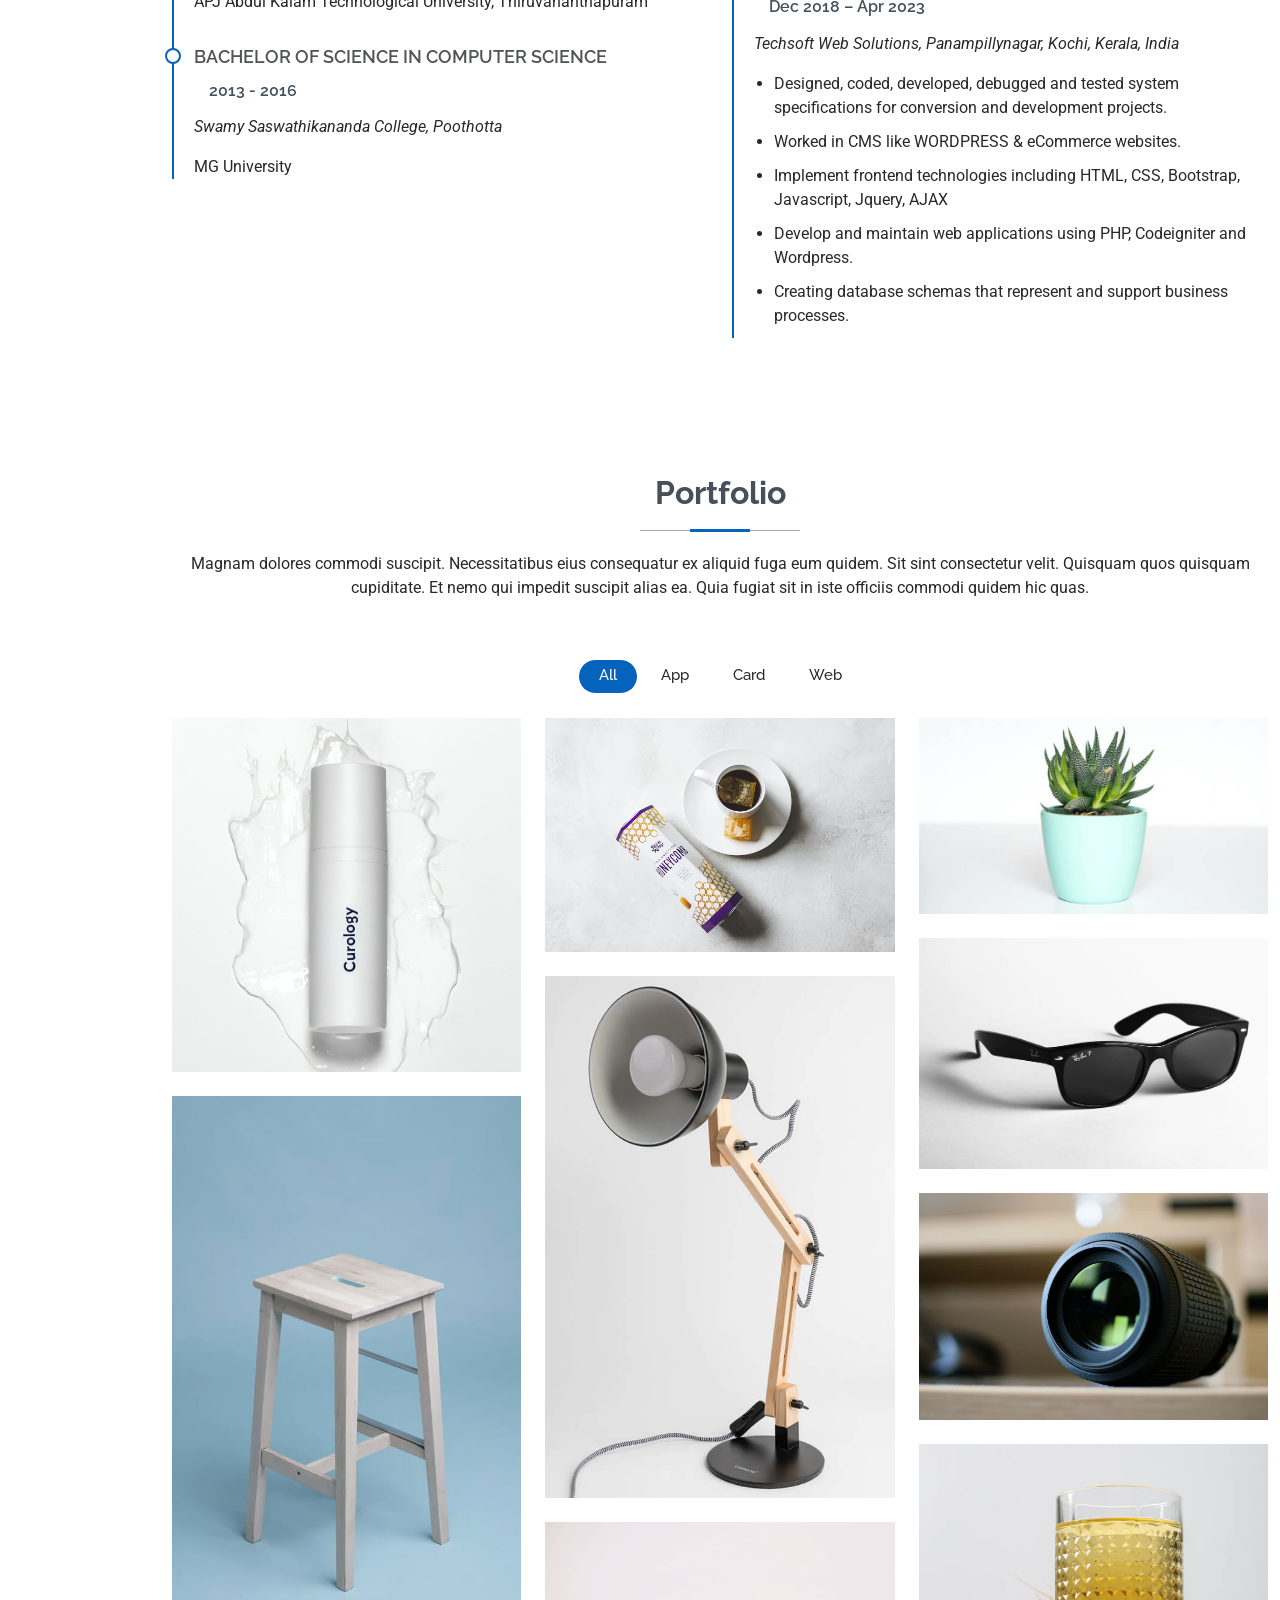
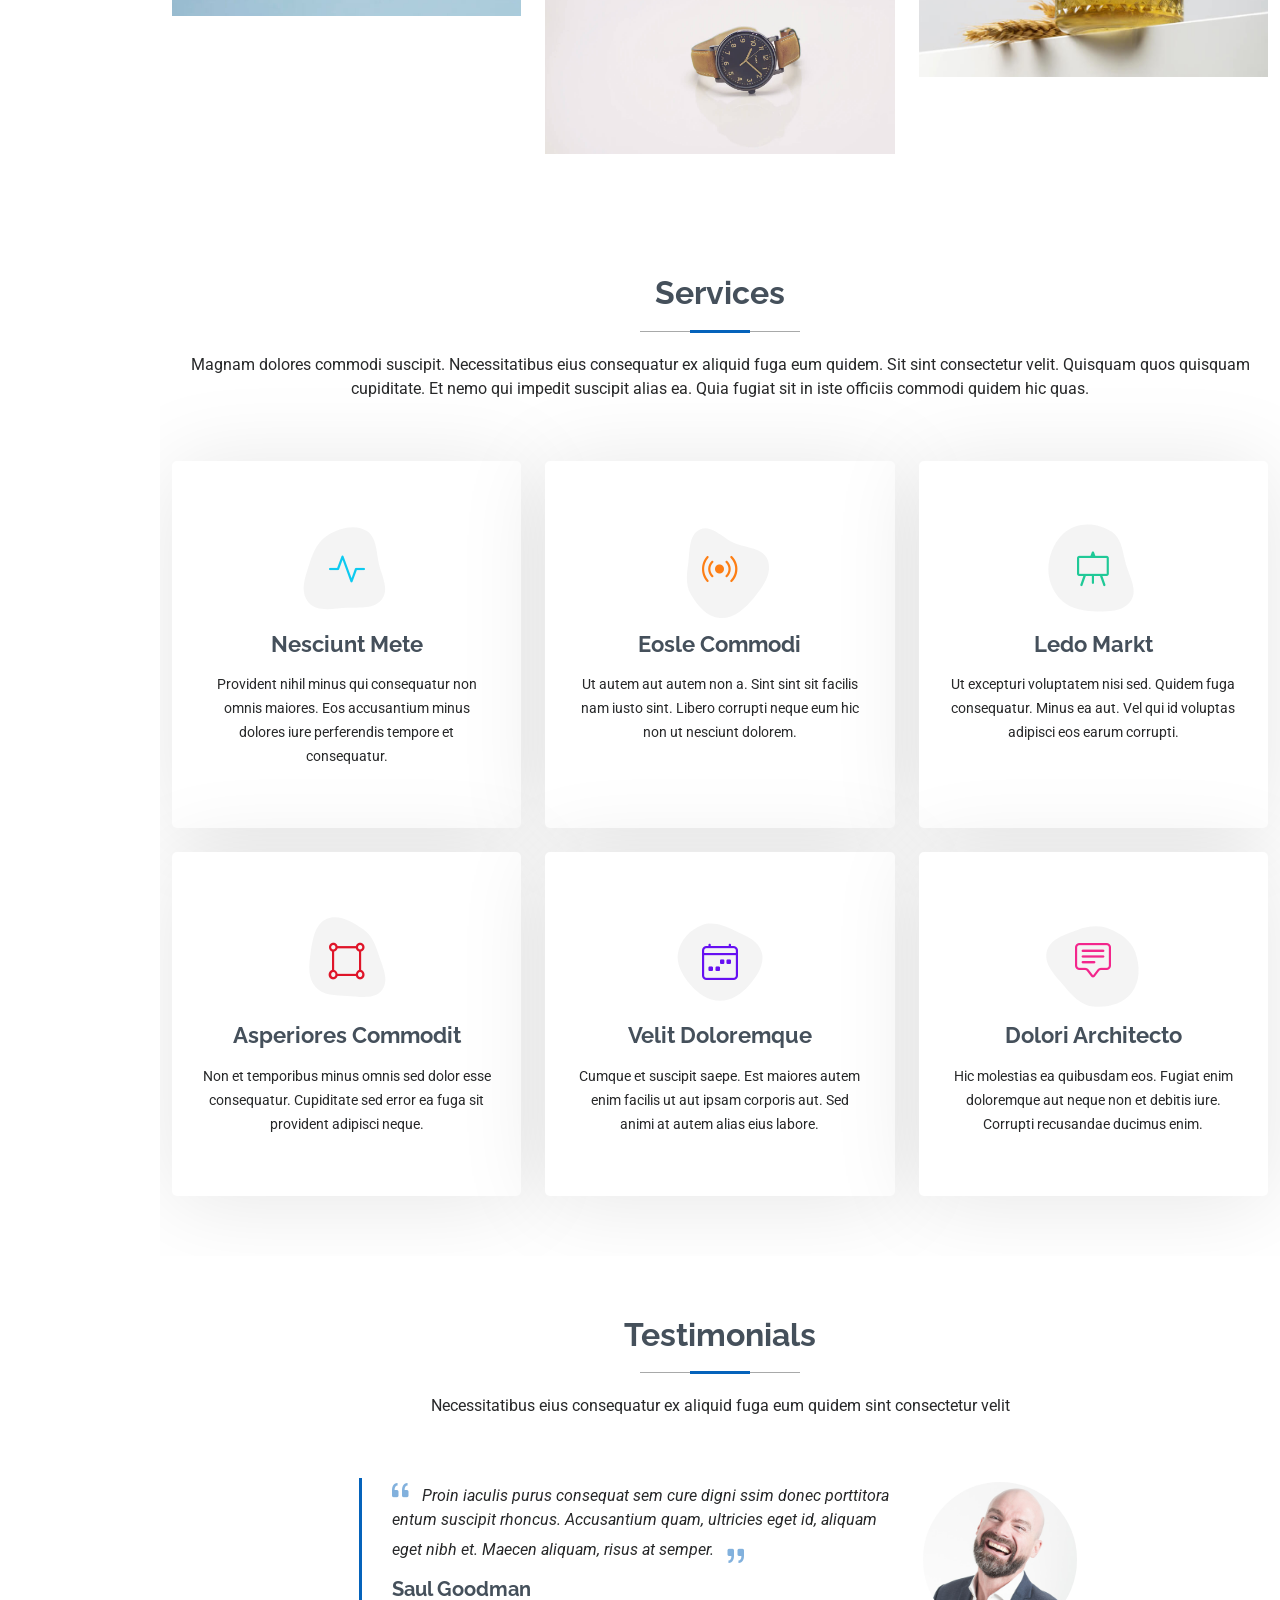
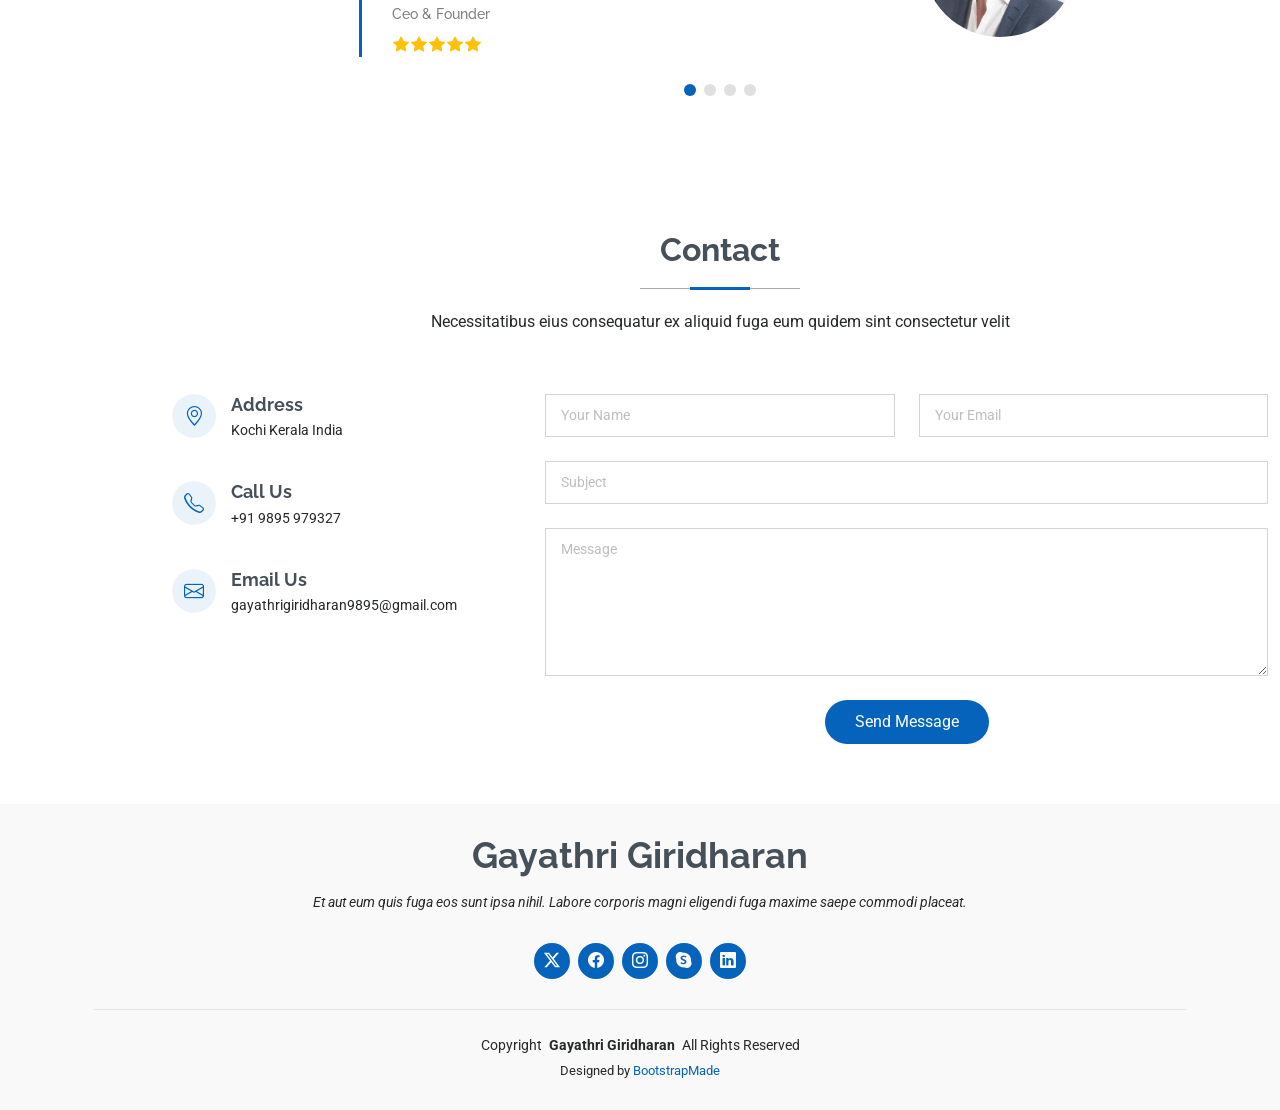
<file: MyResume/index.html>
<!DOCTYPE html>
<html lang="en">

<head>
  <meta charset="utf-8">
  <meta content="width=device-width, initial-scale=1.0" name="viewport">
  <title>Gayathri Giridharan - Resume</title>
  <meta content="" name="description">
  <meta content="" name="keywords">

  <!-- Favicons -->
  <link href="assets/img/favicon.png" rel="icon">
  <link href="assets/img/apple-touch-icon.png" rel="apple-touch-icon">

  <!-- Fonts -->
  <link href="https://fonts.googleapis.com" rel="preconnect">
  <link href="https://fonts.gstatic.com" rel="preconnect" crossorigin>
  <link href="https://fonts.googleapis.com/css2?family=Roboto:ital,wght@0,100;0,300;0,400;0,500;0,700;0,900;1,100;1,300;1,400;1,500;1,700;1,900&family=Poppins:ital,wght@0,100;0,200;0,300;0,400;0,500;0,600;0,700;0,800;0,900;1,100;1,200;1,300;1,400;1,500;1,600;1,700;1,800;1,900&family=Raleway:ital,wght@0,100;0,200;0,300;0,400;0,500;0,600;0,700;0,800;0,900;1,100;1,200;1,300;1,400;1,500;1,600;1,700;1,800;1,900&display=swap" rel="stylesheet">

  <!-- Vendor CSS Files -->
  <link href="assets/vendor/bootstrap/css/bootstrap.min.css" rel="stylesheet">
  <link href="assets/vendor/bootstrap-icons/bootstrap-icons.css" rel="stylesheet">
  <link href="assets/vendor/aos/aos.css" rel="stylesheet">
  <link href="assets/vendor/glightbox/css/glightbox.min.css" rel="stylesheet">
  <link href="assets/vendor/swiper/swiper-bundle.min.css" rel="stylesheet">

  <!-- Main CSS File -->
  <link href="assets/css/main.css" rel="stylesheet">

  <!-- =======================================================
  * Template Name: MyResume
  * Template URL: https://bootstrapmade.com/free-html-bootstrap-template-my-resume/
  * Updated: Jun 29 2024 with Bootstrap v5.3.3
  * Author: BootstrapMade.com
  * License: https://bootstrapmade.com/license/
  ======================================================== -->
</head>

<body class="index-page">

  <header id="header" class="header d-flex flex-column justify-content-center">

    <i class="header-toggle d-xl-none bi bi-list"></i>

    <nav id="navmenu" class="navmenu">
      <ul>
        <li><a href="#hero" class="active"><i class="bi bi-house navicon"></i><span>Home</span></a></li>
        <li><a href="#about"><i class="bi bi-person navicon"></i><span>About</span></a></li>
        <li><a href="#resume"><i class="bi bi-file-earmark-text navicon"></i><span>Resume</span></a></li>
        <li><a href="#portfolio"><i class="bi bi-images navicon"></i><span>Portfolio</span></a></li>
        <li><a href="#services"><i class="bi bi-hdd-stack navicon"></i><span>Services</span></a></li>
        <li><a href="#contact"><i class="bi bi-envelope navicon"></i><span>Contact</span></a></li>
      </ul>
    </nav>

  </header>

  <main class="main">

    <!-- Hero Section -->
    <section id="hero" class="hero section light-background">

      <img src="assets/img/myphotos/photo5.jpg" alt="">

      <div class="container" data-aos="zoom-out">
        <div class="row justify-content-center">
          <div class="col-lg-9">
            <h2>Gayathri Giridharan</h2>
            <p>I'm <span class="typed" data-typed-items="PHP Developer,Drupal Developer">Web Developer</span><span class="typed-cursor typed-cursor--blink" aria-hidden="true"></span></p>
            <div class="social-links">
              <a href="#"><i class="bi bi-facebook"></i></a>
              <a href="#"><i class="bi bi-instagram"></i></a>
              <a href="https://www.linkedin.com/in/gayathri-giridharan"><i class="bi bi-linkedin"></i></a>
            </div>
          </div>
        </div>
      </div>

    </section><!-- /Hero Section -->

    <!-- About Section -->
    <section id="about" class="about section">

      <!-- Section Title -->
      <div class="container section-title" data-aos="fade-up">
        <h2>About</h2>
        <p>Motivated PHP Developer looking to work with a leading software company. Committed to delivering quality software and providing reliable technical
 support to ensure a great experience for clients.
        </p>
      </div><!-- End Section Title -->

      <div class="container" data-aos="fade-up" data-aos-delay="100">

        <div class="row gy-4 justify-content-center">
          <div class="col-lg-4">
            <img src="assets/img/myphotos/photo3.jpg" class="img-fluid" alt="">
          </div>
          <div class="col-lg-8 content">
            <h2>PHP Web Developer.</h2>
            <p class="fst-italic py-3">
              Lorem ipsum dolor sit amet, consectetur adipiscing elit, sed do eiusmod tempor incididunt ut labore et dolore
              magna aliqua.
            </p>
            <div class="row">
              <div class="col-lg-6">
                <ul>
                  <li><i class="bi bi-chevron-right"></i> <strong>Birthday:</strong> <span>30 October 1995</span></li>
                  <li><i class="bi bi-chevron-right"></i> <strong>Website:</strong> <span>https://gayathri-giri.github.io</span></li>
                  <li><i class="bi bi-chevron-right"></i> <strong>Phone:</strong> <span>+91 9895 979327</span></li>
                  <li><i class="bi bi-chevron-right"></i> <strong>City:</strong> <span>Kochi, India</span></li>
                </ul>
              </div>
              <div class="col-lg-6">
                <ul>
                  <li><i class="bi bi-chevron-right"></i> <strong>Age:</strong> <span>29</span></li>
                  <li><i class="bi bi-chevron-right"></i> <strong>Degree:</strong> <span>Master of Computer Applications</span></li>
                  <li><i class="bi bi-chevron-right"></i> <strong>Email:</strong> <span>gayathrigiridharan9895@gmail.com</span></li>
                  <li><i class="bi bi-chevron-right"></i> <strong>Freelance:</strong> <span>Available</span></li>
                </ul>
              </div>
            </div>
            <p class="py-3">
              Officiis eligendi itaque labore et dolorum mollitia officiis optio vero. Quisquam sunt adipisci omnis et ut. Nulla accusantium dolor incidunt officia tempore. Et eius omnis.
              Cupiditate ut dicta maxime officiis quidem quia. Sed et consectetur qui quia repellendus itaque neque.
            </p>
          </div>
        </div>

      </div>

    </section><!-- /About Section -->

    <!-- Stats Section -->
    <section id="stats" class="stats section">

      <div class="container" data-aos="fade-up" data-aos-delay="100">

        <div class="row gy-4">

          <div class="col-lg-3 col-md-6 d-flex flex-column align-items-center">
            <i class="bi bi-emoji-smile"></i>
            <div class="stats-item">
              <span data-purecounter-start="0" data-purecounter-end="232" data-purecounter-duration="1" class="purecounter"></span>
              <p>Happy Clients</p>
            </div>
          </div><!-- End Stats Item -->

          <div class="col-lg-3 col-md-6 d-flex flex-column align-items-center">
            <i class="bi bi-journal-richtext"></i>
            <div class="stats-item">
              <span data-purecounter-start="0" data-purecounter-end="521" data-purecounter-duration="1" class="purecounter"></span>
              <p>Projects</p>
            </div>
          </div><!-- End Stats Item -->

          <div class="col-lg-3 col-md-6 d-flex flex-column align-items-center">
            <i class="bi bi-headset"></i>
            <div class="stats-item">
              <span data-purecounter-start="0" data-purecounter-end="1463" data-purecounter-duration="1" class="purecounter"></span>
              <p>Hours Of Support</p>
            </div>
          </div><!-- End Stats Item -->

          <div class="col-lg-3 col-md-6 d-flex flex-column align-items-center">
            <i class="bi bi-people"></i>
            <div class="stats-item">
              <span data-purecounter-start="0" data-purecounter-end="15" data-purecounter-duration="1" class="purecounter"></span>
              <p>Hard Workers</p>
            </div>
          </div><!-- End Stats Item -->

        </div>

      </div>

    </section><!-- /Stats Section -->

    <!-- Skills Section -->
    <section id="skills" class="skills section">

      <!-- Section Title -->
      <div class="container section-title" data-aos="fade-up">
        <h2>Skills</h2>
        <p>Necessitatibus eius consequatur ex aliquid fuga eum quidem sint consectetur velit</p>
      </div><!-- End Section Title -->

      <div class="container" data-aos="fade-up" data-aos-delay="100">

        <div class="row skills-content skills-animation">

          <div class="col-lg-6">

            <div class="progress">
              <span class="skill"><span>HTML</span> <i class="val">100%</i></span>
              <div class="progress-bar-wrap">
                <div class="progress-bar" role="progressbar" aria-valuenow="100" aria-valuemin="0" aria-valuemax="100"></div>
              </div>
            </div><!-- End Skills Item -->

            <div class="progress">
              <span class="skill"><span>CSS</span> <i class="val">90%</i></span>
              <div class="progress-bar-wrap">
                <div class="progress-bar" role="progressbar" aria-valuenow="90" aria-valuemin="0" aria-valuemax="100"></div>
              </div>
            </div><!-- End Skills Item -->

            <div class="progress">
              <span class="skill"><span>JavaScript</span> <i class="val">75%</i></span>
              <div class="progress-bar-wrap">
                <div class="progress-bar" role="progressbar" aria-valuenow="75" aria-valuemin="0" aria-valuemax="100"></div>
              </div>
            </div><!-- End Skills Item -->

          </div>

          <div class="col-lg-6">

            <div class="progress">
              <span class="skill"><span>PHP</span> <i class="val">80%</i></span>
              <div class="progress-bar-wrap">
                <div class="progress-bar" role="progressbar" aria-valuenow="80" aria-valuemin="0" aria-valuemax="100"></div>
              </div>
            </div><!-- End Skills Item -->

            <div class="progress">
              <span class="skill"><span>WordPress/CMS</span> <i class="val">90%</i></span>
              <div class="progress-bar-wrap">
                <div class="progress-bar" role="progressbar" aria-valuenow="90" aria-valuemin="0" aria-valuemax="100"></div>
              </div>
            </div><!-- End Skills Item -->

            <div class="progress">
              <span class="skill"><span>Photoshop</span> <i class="val">55%</i></span>
              <div class="progress-bar-wrap">
                <div class="progress-bar" role="progressbar" aria-valuenow="55" aria-valuemin="0" aria-valuemax="100"></div>
              </div>
            </div><!-- End Skills Item -->

          </div>

        </div>

      </div>

    </section><!-- /Skills Section -->

    <!-- Resume Section -->
    <section id="resume" class="resume section">

      <!-- Section Title -->
      <div class="container section-title" data-aos="fade-up">
        <h2>Resume</h2>
        <p>Magnam dolores commodi suscipit. Necessitatibus eius consequatur ex aliquid fuga eum quidem. Sit sint consectetur velit. Quisquam quos quisquam cupiditate. Et nemo qui impedit suscipit alias ea. Quia fugiat sit in iste officiis commodi quidem hic quas.</p>
      </div><!-- End Section Title -->

      <div class="container">

        <div class="row">

          <div class="col-lg-6" data-aos="fade-up" data-aos-delay="100">
            <h3 class="resume-title">Sumary</h3>

            <div class="resume-item pb-0">
              <h4>Gayathri Giridharan</h4>
              <p><em>Innovative and results-oriented PHP Developer with over 6+ years of experience specializing in CodeIgniter, WordPress, and Drupal frameworks. Skilled in designing, developing, and maintaining dynamic, user-friendly web applications from concept to deployment. Proven ability to deliver scalable and efficient solutions by leveraging deep knowledge of PHP development and content management systems. Adept at collaborating with cross-functional teams to meet deadlines and exceed client expectations.</em></p>
              <ul>
                <li>Kochi Kerala, India</li>
                <li>+91 9895979327</li>
                <li>gayathrigiridharan9895@gmail.com</li>
              </ul>
            </div><!-- Edn Resume Item -->

            <h3 class="resume-title">Education</h3>
            <div class="resume-item">
              <h4>Master of Computer Applications </h4>
              <h5>2016 - 2018</h5>
              <p><em>Ilahia College of Engineering and Technology, Muvatupuzha</em></p>
              <p>APJ Abdul Kalam Technological University, Thiruvananthapuram </p>
            </div><!-- Edn Resume Item -->

            <div class="resume-item">
              <h4>Bachelor of Science in Computer Science</h4>
              <h5>2013 - 2016</h5>
              <p><em>Swamy Saswathikananda College, Poothotta </em></p>
              <p>MG University</p>
            </div><!-- Edn Resume Item -->

          </div>

          <div class="col-lg-6" data-aos="fade-up" data-aos-delay="200">
            <h3 class="resume-title">Professional Experience</h3>
            <div class="resume-item">
              <h4>Drupal Developer</h4>
              <h5>Apr 2023 - Present</h5>
              <p><em>Appstation Pvt. Ltd, Technopark Trivandrum, Kerala, India </em></p>
              <ul>
                <li>Implemented design and structural development for Drupal-based websites.</li>
                <li>Performed core updates from Drupal 9 to Drupal 10, ensuring compatibility and stability.</li>
                <li>Developed and maintained custom modules and themes based on project requirements.</li>
                <li>Managed content workflows and user roles for efficient editorial control.</li>
                <li>Optimized site performance through caching, database optimization, and clean coding.</li>
                <li>Ensured responsive, secure, and scalable web solutions following Drupal best practices.</li>
              </ul>
            </div><!-- Edn Resume Item -->

            <div class="resume-item">
              <h4>PHP Developer</h4>
              <h5>Dec 2018 – Apr 2023</h5>
              <p><em>Techsoft Web Solutions, Panampillynagar, Kochi, Kerala, India</em></p>
              <ul>
                <li>Designed, coded, developed, debugged and tested system specifications for conversion and development projects.</li>
                <li>Worked in CMS like WORDPRESS & eCommerce websites.</li>
                <li>Implement frontend technologies including HTML, CSS, Bootstrap, Javascript, Jquery, AJAX </li>
                <li>Develop and maintain web applications using PHP, Codeigniter and Wordpress.</li>
                <li>Creating database schemas that represent and support business processes.</li>
              </ul>
            </div><!-- Edn Resume Item -->

          </div>

        </div>

      </div>

    </section><!-- /Resume Section -->

    <!-- Portfolio Section -->
    <section id="portfolio" class="portfolio section">

      <!-- Section Title -->
      <div class="container section-title" data-aos="fade-up">
        <h2>Portfolio</h2>
        <p>Magnam dolores commodi suscipit. Necessitatibus eius consequatur ex aliquid fuga eum quidem. Sit sint consectetur velit. Quisquam quos quisquam cupiditate. Et nemo qui impedit suscipit alias ea. Quia fugiat sit in iste officiis commodi quidem hic quas.</p>
      </div><!-- End Section Title -->

      <div class="container">

        <div class="isotope-layout" data-default-filter="*" data-layout="masonry" data-sort="original-order">

          <ul class="portfolio-filters isotope-filters" data-aos="fade-up" data-aos-delay="100">
            <li data-filter="*" class="filter-active">All</li>
            <li data-filter=".filter-app">App</li>
            <li data-filter=".filter-product">Card</li>
            <li data-filter=".filter-branding">Web</li>
          </ul><!-- End Portfolio Filters -->

          <div class="row gy-4 isotope-container" data-aos="fade-up" data-aos-delay="200">

            <div class="col-lg-4 col-md-6 portfolio-item isotope-item filter-app">
              <img src="assets/img/masonry-portfolio/masonry-portfolio-1.jpg" class="img-fluid" alt="">
              <div class="portfolio-info">
                <h4>App 1</h4>
                <p>Lorem ipsum, dolor sit</p>
                <a href="assets/img/masonry-portfolio/masonry-portfolio-1.jpg" title="App 1" data-gallery="portfolio-gallery-app" class="glightbox preview-link"><i class="bi bi-zoom-in"></i></a>
                <a href="portfolio-details.html" title="More Details" class="details-link"><i class="bi bi-link-45deg"></i></a>
              </div>
            </div><!-- End Portfolio Item -->

            <div class="col-lg-4 col-md-6 portfolio-item isotope-item filter-product">
              <img src="assets/img/masonry-portfolio/masonry-portfolio-2.jpg" class="img-fluid" alt="">
              <div class="portfolio-info">
                <h4>Product 1</h4>
                <p>Lorem ipsum, dolor sit</p>
                <a href="assets/img/masonry-portfolio/masonry-portfolio-2.jpg" title="Product 1" data-gallery="portfolio-gallery-product" class="glightbox preview-link"><i class="bi bi-zoom-in"></i></a>
                <a href="portfolio-details.html" title="More Details" class="details-link"><i class="bi bi-link-45deg"></i></a>
              </div>
            </div><!-- End Portfolio Item -->

            <div class="col-lg-4 col-md-6 portfolio-item isotope-item filter-branding">
              <img src="assets/img/masonry-portfolio/masonry-portfolio-3.jpg" class="img-fluid" alt="">
              <div class="portfolio-info">
                <h4>Branding 1</h4>
                <p>Lorem ipsum, dolor sit</p>
                <a href="assets/img/masonry-portfolio/masonry-portfolio-3.jpg" title="Branding 1" data-gallery="portfolio-gallery-branding" class="glightbox preview-link"><i class="bi bi-zoom-in"></i></a>
                <a href="portfolio-details.html" title="More Details" class="details-link"><i class="bi bi-link-45deg"></i></a>
              </div>
            </div><!-- End Portfolio Item -->

            <div class="col-lg-4 col-md-6 portfolio-item isotope-item filter-app">
              <img src="assets/img/masonry-portfolio/masonry-portfolio-4.jpg" class="img-fluid" alt="">
              <div class="portfolio-info">
                <h4>App 2</h4>
                <p>Lorem ipsum, dolor sit</p>
                <a href="assets/img/masonry-portfolio/masonry-portfolio-4.jpg" title="App 2" data-gallery="portfolio-gallery-app" class="glightbox preview-link"><i class="bi bi-zoom-in"></i></a>
                <a href="portfolio-details.html" title="More Details" class="details-link"><i class="bi bi-link-45deg"></i></a>
              </div>
            </div><!-- End Portfolio Item -->

            <div class="col-lg-4 col-md-6 portfolio-item isotope-item filter-product">
              <img src="assets/img/masonry-portfolio/masonry-portfolio-5.jpg" class="img-fluid" alt="">
              <div class="portfolio-info">
                <h4>Product 2</h4>
                <p>Lorem ipsum, dolor sit</p>
                <a href="assets/img/masonry-portfolio/masonry-portfolio-5.jpg" title="Product 2" data-gallery="portfolio-gallery-product" class="glightbox preview-link"><i class="bi bi-zoom-in"></i></a>
                <a href="portfolio-details.html" title="More Details" class="details-link"><i class="bi bi-link-45deg"></i></a>
              </div>
            </div><!-- End Portfolio Item -->

            <div class="col-lg-4 col-md-6 portfolio-item isotope-item filter-branding">
              <img src="assets/img/masonry-portfolio/masonry-portfolio-6.jpg" class="img-fluid" alt="">
              <div class="portfolio-info">
                <h4>Branding 2</h4>
                <p>Lorem ipsum, dolor sit</p>
                <a href="assets/img/masonry-portfolio/masonry-portfolio-6.jpg" title="Branding 2" data-gallery="portfolio-gallery-branding" class="glightbox preview-link"><i class="bi bi-zoom-in"></i></a>
                <a href="portfolio-details.html" title="More Details" class="details-link"><i class="bi bi-link-45deg"></i></a>
              </div>
            </div><!-- End Portfolio Item -->

            <div class="col-lg-4 col-md-6 portfolio-item isotope-item filter-app">
              <img src="assets/img/masonry-portfolio/masonry-portfolio-7.jpg" class="img-fluid" alt="">
              <div class="portfolio-info">
                <h4>App 3</h4>
                <p>Lorem ipsum, dolor sit</p>
                <a href="assets/img/masonry-portfolio/masonry-portfolio-7.jpg" title="App 3" data-gallery="portfolio-gallery-app" class="glightbox preview-link"><i class="bi bi-zoom-in"></i></a>
                <a href="portfolio-details.html" title="More Details" class="details-link"><i class="bi bi-link-45deg"></i></a>
              </div>
            </div><!-- End Portfolio Item -->

            <div class="col-lg-4 col-md-6 portfolio-item isotope-item filter-product">
              <img src="assets/img/masonry-portfolio/masonry-portfolio-8.jpg" class="img-fluid" alt="">
              <div class="portfolio-info">
                <h4>Product 3</h4>
                <p>Lorem ipsum, dolor sit</p>
                <a href="assets/img/masonry-portfolio/masonry-portfolio-8.jpg" title="Product 3" data-gallery="portfolio-gallery-product" class="glightbox preview-link"><i class="bi bi-zoom-in"></i></a>
                <a href="portfolio-details.html" title="More Details" class="details-link"><i class="bi bi-link-45deg"></i></a>
              </div>
            </div><!-- End Portfolio Item -->

            <div class="col-lg-4 col-md-6 portfolio-item isotope-item filter-branding">
              <img src="assets/img/masonry-portfolio/masonry-portfolio-9.jpg" class="img-fluid" alt="">
              <div class="portfolio-info">
                <h4>Branding 3</h4>
                <p>Lorem ipsum, dolor sit</p>
                <a href="assets/img/masonry-portfolio/masonry-portfolio-9.jpg" title="Branding 2" data-gallery="portfolio-gallery-branding" class="glightbox preview-link"><i class="bi bi-zoom-in"></i></a>
                <a href="portfolio-details.html" title="More Details" class="details-link"><i class="bi bi-link-45deg"></i></a>
              </div>
            </div><!-- End Portfolio Item -->

          </div><!-- End Portfolio Container -->

        </div>

      </div>

    </section><!-- /Portfolio Section -->

    <!-- Services Section -->
    <section id="services" class="services section">

      <!-- Section Title -->
      <div class="container section-title" data-aos="fade-up">
        <h2>Services</h2>
        <p>Magnam dolores commodi suscipit. Necessitatibus eius consequatur ex aliquid fuga eum quidem. Sit sint consectetur velit. Quisquam quos quisquam cupiditate. Et nemo qui impedit suscipit alias ea. Quia fugiat sit in iste officiis commodi quidem hic quas.</p>
      </div><!-- End Section Title -->

      <div class="container">

        <div class="row gy-4">

          <div class="col-lg-4 col-md-6" data-aos="fade-up" data-aos-delay="100">
            <div class="service-item item-cyan position-relative">
              <div class="icon">
                <svg width="100" height="100" viewBox="0 0 600 600" xmlns="http://www.w3.org/2000/svg">
                  <path stroke="none" stroke-width="0" fill="#f5f5f5" d="M300,521.0016835830174C376.1290562159157,517.8887921683347,466.0731472004068,529.7835943286574,510.70327084640275,468.03025145048787C554.3714126377745,407.6079735673963,508.03601936045806,328.9844924480964,491.2728898941984,256.3432110539036C474.5976632858925,184.082847569629,479.9380746630129,96.60480741107993,416.23090153303,58.64404602377083C348.86323505073057,18.502131276798302,261.93793281208167,40.57373210992963,193.5410806939664,78.93577620505333C130.42746243093433,114.334589627462,98.30271207620316,179.96522072025542,76.75703585869454,249.04625023123273C51.97151888228291,328.5150500222984,13.704378332031375,421.85034740162234,66.52175969318436,486.19268352777647C119.04800174914682,550.1803526380478,217.28368757567262,524.383925680826,300,521.0016835830174"></path>
                </svg>
                <i class="bi bi-activity"></i>
              </div>
              <a href="#" class="stretched-link">
                <h3>Nesciunt Mete</h3>
              </a>
              <p>Provident nihil minus qui consequatur non omnis maiores. Eos accusantium minus dolores iure perferendis tempore et consequatur.</p>
            </div>
          </div><!-- End Service Item -->

          <div class="col-lg-4 col-md-6" data-aos="fade-up" data-aos-delay="200">
            <div class="service-item item-orange position-relative">
              <div class="icon">
                <svg width="100" height="100" viewBox="0 0 600 600" xmlns="http://www.w3.org/2000/svg">
                  <path stroke="none" stroke-width="0" fill="#f5f5f5" d="M300,582.0697525312426C382.5290701553225,586.8405444964366,449.9789794690241,525.3245884688669,502.5850820975895,461.55621195738473C556.606425686781,396.0723002908107,615.8543463187945,314.28637112970534,586.6730223649479,234.56875336149918C558.9533121215079,158.8439757836574,454.9685369536778,164.00468322053177,381.49747125262974,130.76875717737553C312.15926192815925,99.40240125094834,248.97055460311594,18.661163978235184,179.8680185752513,50.54337015887873C110.5421016452524,82.52863877960104,119.82277516462835,180.83849132639028,109.12597500060166,256.43424936330496C100.08760227029461,320.3096726198365,92.17705696193138,384.0621239912766,124.79988738764834,439.7174275375508C164.83382741302287,508.01625554203684,220.96474134820875,577.5009287672846,300,582.0697525312426"></path>
                </svg>
                <i class="bi bi-broadcast"></i>
              </div>
              <a href="#" class="stretched-link">
                <h3>Eosle Commodi</h3>
              </a>
              <p>Ut autem aut autem non a. Sint sint sit facilis nam iusto sint. Libero corrupti neque eum hic non ut nesciunt dolorem.</p>
            </div>
          </div><!-- End Service Item -->

          <div class="col-lg-4 col-md-6" data-aos="fade-up" data-aos-delay="300">
            <div class="service-item item-teal position-relative">
              <div class="icon">
                <svg width="100" height="100" viewBox="0 0 600 600" xmlns="http://www.w3.org/2000/svg">
                  <path stroke="none" stroke-width="0" fill="#f5f5f5" d="M300,541.5067337569781C382.14930387511276,545.0595476570109,479.8736841581634,548.3450877840088,526.4010558755058,480.5488172755941C571.5218469581645,414.80211281144784,517.5187510058486,332.0715597781072,496.52539010469104,255.14436215662573C477.37192572678356,184.95920475031193,473.57363656557914,105.61284051026155,413.0603344069578,65.22779650032875C343.27470386102294,18.654635553484475,251.2091493199835,5.337323636656869,175.0934190732945,40.62881213300186C97.87086631185822,76.43348514350839,51.98124368387456,156.15599469081315,36.44837278890362,239.84606092416172C21.716077023791087,319.22268207091537,43.775223500013084,401.1760424656574,96.891909868211,461.97329694683043C147.22146801428983,519.5804099606455,223.5754009179313,538.201503339737,300,541.5067337569781"></path>
                </svg>
                <i class="bi bi-easel"></i>
              </div>
              <a href="#" class="stretched-link">
                <h3>Ledo Markt</h3>
              </a>
              <p>Ut excepturi voluptatem nisi sed. Quidem fuga consequatur. Minus ea aut. Vel qui id voluptas adipisci eos earum corrupti.</p>
            </div>
          </div><!-- End Service Item -->

          <div class="col-lg-4 col-md-6" data-aos="fade-up" data-aos-delay="400">
            <div class="service-item item-red position-relative">
              <div class="icon">
                <svg width="100" height="100" viewBox="0 0 600 600" xmlns="http://www.w3.org/2000/svg">
                  <path stroke="none" stroke-width="0" fill="#f5f5f5" d="M300,503.46388370962813C374.79870501325706,506.71871716319447,464.8034551963731,527.1746412648533,510.4981551193396,467.86667711651364C555.9287308511215,408.9015244558933,512.6030010748507,327.5744911775523,490.211057578863,256.5855673507754C471.097692560561,195.9906835881958,447.69079081568157,138.11976852964426,395.19560036434837,102.3242989838813C329.3053358748298,57.3949838291264,248.02791733380457,8.279543830951368,175.87071277845988,42.242879143198664C103.41431057327972,76.34704239035025,93.79494320519305,170.9812938413882,81.28167332365135,250.07896920659033C70.17666984294237,320.27484674793965,64.84698225790005,396.69656628748305,111.28512138212992,450.4950937839243C156.20124167950087,502.5303643271138,231.32542653798444,500.4755392045468,300,503.46388370962813"></path>
                </svg>
                <i class="bi bi-bounding-box-circles"></i>
              </div>
              <a href="#" class="stretched-link">
                <h3>Asperiores Commodit</h3>
              </a>
              <p>Non et temporibus minus omnis sed dolor esse consequatur. Cupiditate sed error ea fuga sit provident adipisci neque.</p>
              <a href="#" class="stretched-link"></a>
            </div>
          </div><!-- End Service Item -->

          <div class="col-lg-4 col-md-6" data-aos="fade-up" data-aos-delay="500">
            <div class="service-item item-indigo position-relative">
              <div class="icon">
                <svg width="100" height="100" viewBox="0 0 600 600" xmlns="http://www.w3.org/2000/svg">
                  <path stroke="none" stroke-width="0" fill="#f5f5f5" d="M300,532.3542879108572C369.38199826031484,532.3153073249985,429.10787420159085,491.63046689027357,474.5244479745417,439.17860296908856C522.8885846962883,383.3225815378663,569.1668002868075,314.3205725914397,550.7432151929288,242.7694973846089C532.6665558377875,172.5657663291529,456.2379748765914,142.6223662098291,390.3689995646985,112.34683881706744C326.66090330228417,83.06452184765237,258.84405631176094,53.51806209861945,193.32584062364296,78.48882559362697C121.61183558270385,105.82097193414197,62.805066853699245,167.19869350419734,48.57481801355237,242.6138429142374C34.843463184063346,315.3850353017275,76.69343916112496,383.4422959591041,125.22947124332185,439.3748458443577C170.7312796277747,491.8107796887764,230.57421082200815,532.3932930995766,300,532.3542879108572"></path>
                </svg>
                <i class="bi bi-calendar4-week icon"></i>
              </div>
              <a href="#" class="stretched-link">
                <h3>Velit Doloremque</h3>
              </a>
              <p>Cumque et suscipit saepe. Est maiores autem enim facilis ut aut ipsam corporis aut. Sed animi at autem alias eius labore.</p>
              <a href="#" class="stretched-link"></a>
            </div>
          </div><!-- End Service Item -->

          <div class="col-lg-4 col-md-6" data-aos="fade-up" data-aos-delay="600">
            <div class="service-item item-pink position-relative">
              <div class="icon">
                <svg width="100" height="100" viewBox="0 0 600 600" xmlns="http://www.w3.org/2000/svg">
                  <path stroke="none" stroke-width="0" fill="#f5f5f5" d="M300,566.797414625762C385.7384707136149,576.1784315230908,478.7894351017131,552.8928747891023,531.9192734346935,484.94944893311C584.6109503024035,417.5663521118492,582.489472248146,322.67544863468447,553.9536738515405,242.03673114598146C529.1557734026468,171.96086150256528,465.24506316201064,127.66468636344209,395.9583748389544,100.7403814666027C334.2173773831606,76.7482773500951,269.4350130405921,84.62216499799875,207.1952322260088,107.2889140133804C132.92018162631612,134.33871894543012,41.79353780512637,160.00259165414826,22.644507872594943,236.69541883565114C3.319112789854554,314.0945973066697,72.72355303640163,379.243833228382,124.04198916343866,440.3218312028393C172.9286146004772,498.5055451809895,224.45579914871206,558.5317968840102,300,566.797414625762"></path>
                </svg>
                <i class="bi bi-chat-square-text"></i>
              </div>
              <a href="#" class="stretched-link">
                <h3>Dolori Architecto</h3>
              </a>
              <p>Hic molestias ea quibusdam eos. Fugiat enim doloremque aut neque non et debitis iure. Corrupti recusandae ducimus enim.</p>
              <a href="#" class="stretched-link"></a>
            </div>
          </div><!-- End Service Item -->

        </div>

      </div>

    </section><!-- /Services Section -->

    <!-- Testimonials Section -->
    <section id="testimonials" class="testimonials section">

      <!-- Section Title -->
      <div class="container section-title" data-aos="fade-up">
        <h2>Testimonials</h2>
        <p>Necessitatibus eius consequatur ex aliquid fuga eum quidem sint consectetur velit</p>
      </div><!-- End Section Title -->

      <div class="container" data-aos="fade-up" data-aos-delay="100">

        <div class="swiper init-swiper">
          <script type="application/json" class="swiper-config">
            {
              "loop": true,
              "speed": 600,
              "autoplay": {
                "delay": 5000
              },
              "slidesPerView": "auto",
              "pagination": {
                "el": ".swiper-pagination",
                "type": "bullets",
                "clickable": true
              }
            }
          </script>
          <div class="swiper-wrapper">

            <div class="swiper-slide">
              <div class="testimonial-item">
                <div class="row gy-4 justify-content-center">
                  <div class="col-lg-6">
                    <div class="testimonial-content">
                      <p>
                        <i class="bi bi-quote quote-icon-left"></i>
                        <span>Proin iaculis purus consequat sem cure digni ssim donec porttitora entum suscipit rhoncus. Accusantium quam, ultricies eget id, aliquam eget nibh et. Maecen aliquam, risus at semper.</span>
                        <i class="bi bi-quote quote-icon-right"></i>
                      </p>
                      <h3>Saul Goodman</h3>
                      <h4>Ceo &amp; Founder</h4>
                      <div class="stars">
                        <i class="bi bi-star-fill"></i><i class="bi bi-star-fill"></i><i class="bi bi-star-fill"></i><i class="bi bi-star-fill"></i><i class="bi bi-star-fill"></i>
                      </div>
                    </div>
                  </div>
                  <div class="col-lg-2 text-center">
                    <img src="assets/img/testimonials/testimonials-1.jpg" class="img-fluid testimonial-img" alt="">
                  </div>
                </div>
              </div>
            </div><!-- End testimonial item -->

            <div class="swiper-slide">
              <div class="testimonial-item">
                <div class="row gy-4 justify-content-center">
                  <div class="col-lg-6">
                    <div class="testimonial-content">
                      <p>
                        <i class="bi bi-quote quote-icon-left"></i>
                        <span>Export tempor illum tamen malis malis eram quae irure esse labore quem cillum quid cillum eram malis quorum velit fore eram velit sunt aliqua noster fugiat irure amet legam anim culpa.</span>
                        <i class="bi bi-quote quote-icon-right"></i>
                      </p>
                      <h3>Sara Wilsson</h3>
                      <h4>Designer</h4>
                      <div class="stars">
                        <i class="bi bi-star-fill"></i><i class="bi bi-star-fill"></i><i class="bi bi-star-fill"></i><i class="bi bi-star-fill"></i><i class="bi bi-star-fill"></i>
                      </div>
                    </div>
                  </div>
                  <div class="col-lg-2 text-center">
                    <img src="assets/img/testimonials/testimonials-2.jpg" class="img-fluid testimonial-img" alt="">
                  </div>
                </div>
              </div>
            </div><!-- End testimonial item -->

            <div class="swiper-slide">
              <div class="testimonial-item">
                <div class="row gy-4 justify-content-center">
                  <div class="col-lg-6">
                    <div class="testimonial-content">
                      <p>
                        <i class="bi bi-quote quote-icon-left"></i>
                        <span>Enim nisi quem export duis labore cillum quae magna enim sint quorum nulla quem veniam duis minim tempor labore quem eram duis noster aute amet eram fore quis sint minim.</span>
                        <i class="bi bi-quote quote-icon-right"></i>
                      </p>
                      <h3>Jena Karlis</h3>
                      <h4>Store Owner</h4>
                      <div class="stars">
                        <i class="bi bi-star-fill"></i><i class="bi bi-star-fill"></i><i class="bi bi-star-fill"></i><i class="bi bi-star-fill"></i><i class="bi bi-star-fill"></i>
                      </div>
                    </div>
                  </div>
                  <div class="col-lg-2 text-center">
                    <img src="assets/img/testimonials/testimonials-3.jpg" class="img-fluid testimonial-img" alt="">
                  </div>
                </div>
              </div>
            </div><!-- End testimonial item -->

            <div class="swiper-slide">
              <div class="testimonial-item">
                <div class="row gy-4 justify-content-center">
                  <div class="col-lg-6">
                    <div class="testimonial-content">
                      <p>
                        <i class="bi bi-quote quote-icon-left"></i>
                        <span>Fugiat enim eram quae cillum dolore dolor amet nulla culpa multos export minim fugiat minim velit minim dolor enim duis veniam ipsum anim magna sunt elit fore quem dolore labore illum veniam.</span>
                        <i class="bi bi-quote quote-icon-right"></i>
                      </p>
                      <h3>John Larson</h3>
                      <h4>Entrepreneur</h4>
                      <div class="stars">
                        <i class="bi bi-star-fill"></i><i class="bi bi-star-fill"></i><i class="bi bi-star-fill"></i><i class="bi bi-star-fill"></i><i class="bi bi-star-fill"></i>
                      </div>
                    </div>
                  </div>
                  <div class="col-lg-2 text-center">
                    <img src="assets/img/testimonials/testimonials-4.jpg" class="img-fluid testimonial-img" alt="">
                  </div>
                </div>
              </div>
            </div><!-- End testimonial item -->

          </div>
          <div class="swiper-pagination"></div>
        </div>

      </div>

    </section><!-- /Testimonials Section -->

    <!-- Contact Section -->
    <section id="contact" class="contact section">

      <!-- Section Title -->
      <div class="container section-title" data-aos="fade-up">
        <h2>Contact</h2>
        <p>Necessitatibus eius consequatur ex aliquid fuga eum quidem sint consectetur velit</p>
      </div><!-- End Section Title -->

      <div class="container" data-aos="fade" data-aos-delay="100">

        <div class="row gy-4">

          <div class="col-lg-4">
            <div class="info-item d-flex" data-aos="fade-up" data-aos-delay="200">
              <i class="bi bi-geo-alt flex-shrink-0"></i>
              <div>
                <h3>Address</h3>
                <p>Kochi Kerala India</p>
              </div>
            </div><!-- End Info Item -->

            <div class="info-item d-flex" data-aos="fade-up" data-aos-delay="300">
              <i class="bi bi-telephone flex-shrink-0"></i>
              <div>
                <h3>Call Us</h3>
                <p>+91 9895 979327</p>
              </div>
            </div><!-- End Info Item -->

            <div class="info-item d-flex" data-aos="fade-up" data-aos-delay="400">
              <i class="bi bi-envelope flex-shrink-0"></i>
              <div>
                <h3>Email Us</h3>
                <p>gayathrigiridharan9895@gmail.com</p>
              </div>
            </div><!-- End Info Item -->

          </div>

          <div class="col-lg-8">
            <form action="forms/contactform.php" method="post" class="php-email-form" data-aos="fade-up" data-aos-delay="200">
              <div class="row gy-4">

                <div class="col-md-6">
                  <input type="text" name="name" class="form-control" placeholder="Your Name" required="">
                </div>

                <div class="col-md-6 ">
                  <input type="email" class="form-control" name="email" placeholder="Your Email" required="">
                </div>

                <div class="col-md-12">
                  <input type="text" class="form-control" name="subject" placeholder="Subject" required="">
                </div>

                <div class="col-md-12">
                  <textarea class="form-control" name="message" rows="6" placeholder="Message" required=""></textarea>
                </div>

                <div class="col-md-12 text-center">
                  <div class="loading">Loading</div>
                  <div class="error-message"></div>
                  <div class="sent-message">Your message has been sent. Thank you!</div>

                  <button type="submit">Send Message</button>
                </div>

              </div>
            </form>
          </div><!-- End Contact Form -->

        </div>

      </div>

    </section><!-- /Contact Section -->

  </main>

  <footer id="footer" class="footer position-relative light-background">
    <div class="container">
      <h3 class="sitename">Gayathri Giridharan</h3>
      <p>Et aut eum quis fuga eos sunt ipsa nihil. Labore corporis magni eligendi fuga maxime saepe commodi placeat.</p>
      <div class="social-links d-flex justify-content-center">
        <a href=""><i class="bi bi-twitter-x"></i></a>
        <a href=""><i class="bi bi-facebook"></i></a>
        <a href=""><i class="bi bi-instagram"></i></a>
        <a href=""><i class="bi bi-skype"></i></a>
        <a href="https://www.linkedin.com/in/gayathri-giridharan"><i class="bi bi-linkedin"></i></a>
      </div>
      <div class="container">
        <div class="copyright">
          <span>Copyright</span> <strong class="px-1 sitename">Gayathri Giridharan</strong> <span>All Rights Reserved</span>
        </div>
        <div class="credits">
          <!-- All the links in the footer should remain intact. -->
          <!-- You can delete the links only if you've purchased the pro version. -->
          <!-- Licensing information: https://bootstrapmade.com/license/ -->
          <!-- Purchase the pro version with working PHP/AJAX contact form: [buy-url] -->
          Designed by <a href="https://bootstrapmade.com/">BootstrapMade</a>
        </div>
      </div>
    </div>
  </footer>

  <!-- Scroll Top -->
  <a href="#" id="scroll-top" class="scroll-top d-flex align-items-center justify-content-center"><i class="bi bi-arrow-up-short"></i></a>

  <!-- Preloader -->
  <div id="preloader"></div>

  <!-- Vendor JS Files -->
  <script src="assets/vendor/bootstrap/js/bootstrap.bundle.min.js"></script>
  <script src="assets/vendor/php-email-form/validate.js"></script>
  <script src="assets/vendor/aos/aos.js"></script>
  <script src="assets/vendor/typed.js/typed.umd.js"></script>
  <script src="assets/vendor/purecounter/purecounter_vanilla.js"></script>
  <script src="assets/vendor/waypoints/noframework.waypoints.js"></script>
  <script src="assets/vendor/glightbox/js/glightbox.min.js"></script>
  <script src="assets/vendor/imagesloaded/imagesloaded.pkgd.min.js"></script>
  <script src="assets/vendor/isotope-layout/isotope.pkgd.min.js"></script>
  <script src="assets/vendor/swiper/swiper-bundle.min.js"></script>

  <!-- Main JS File -->
  <script src="assets/js/main.js"></script>

</body>

</html>
</file>
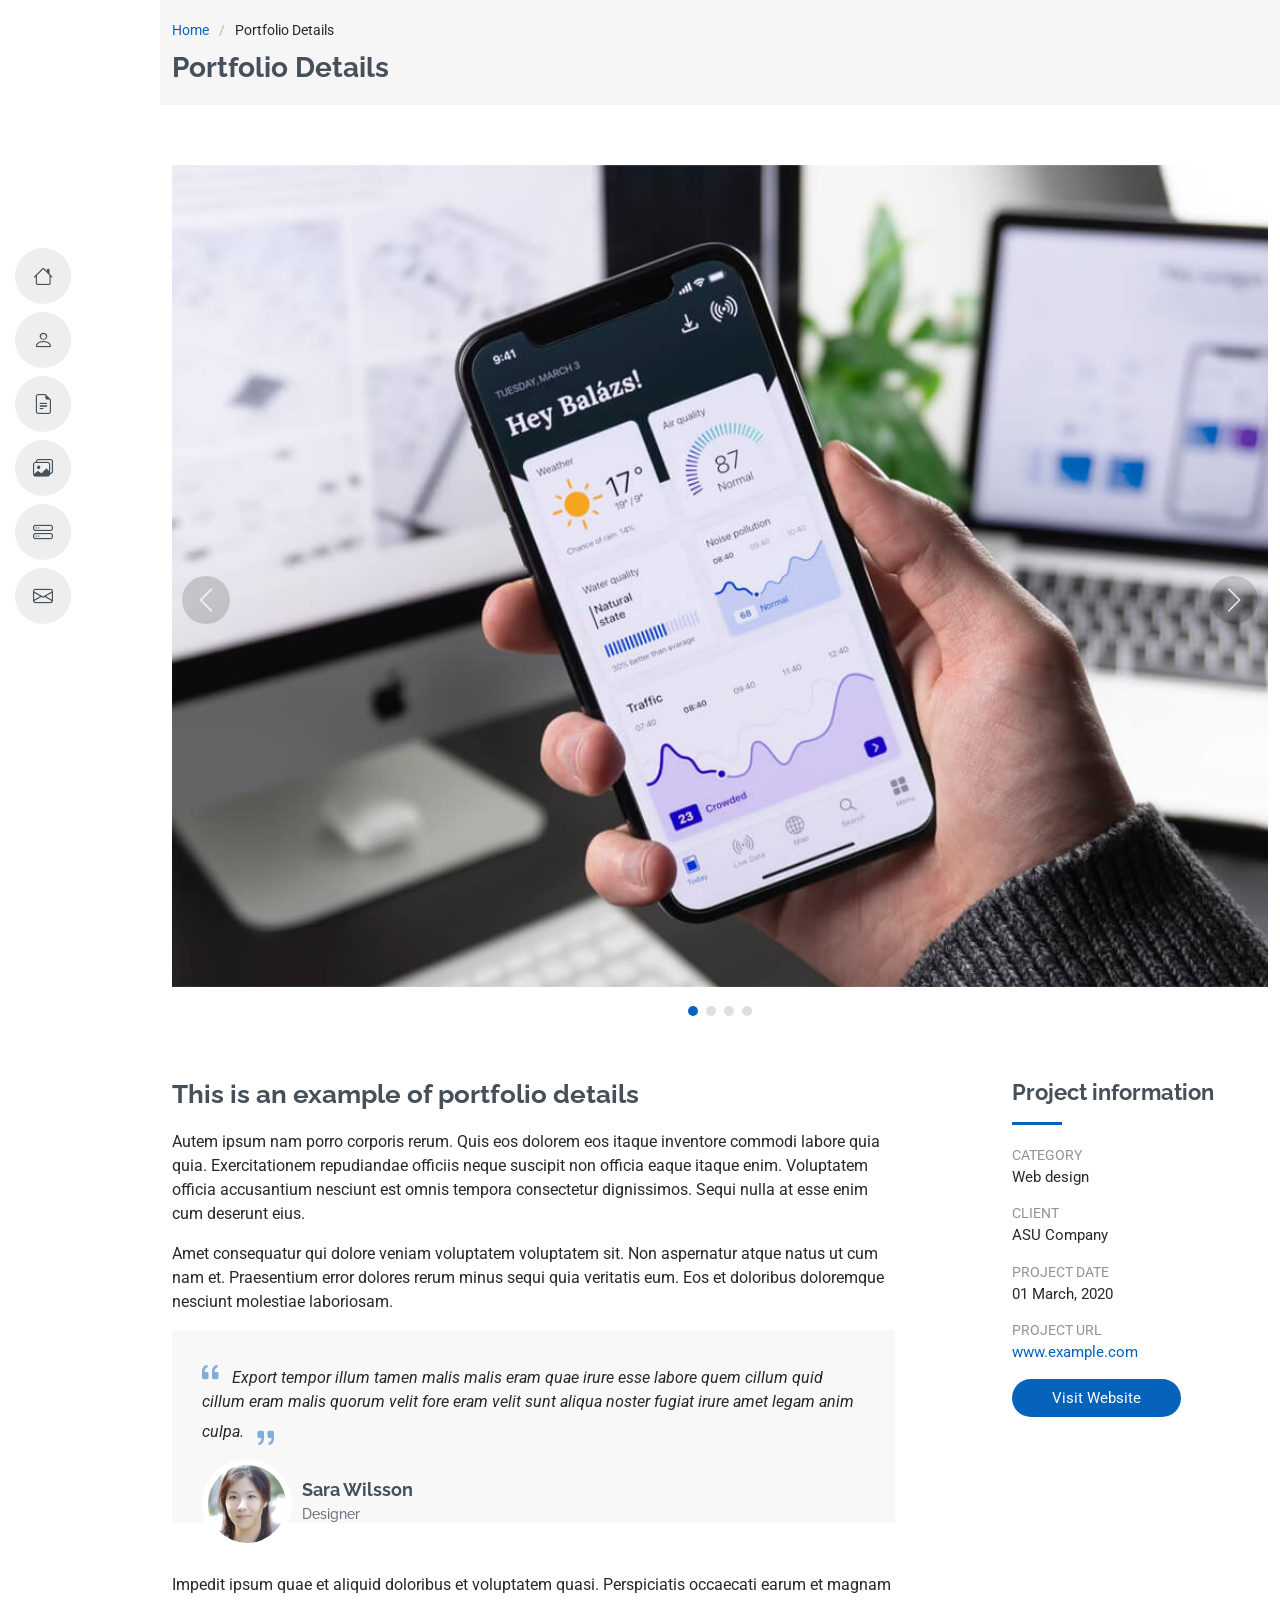
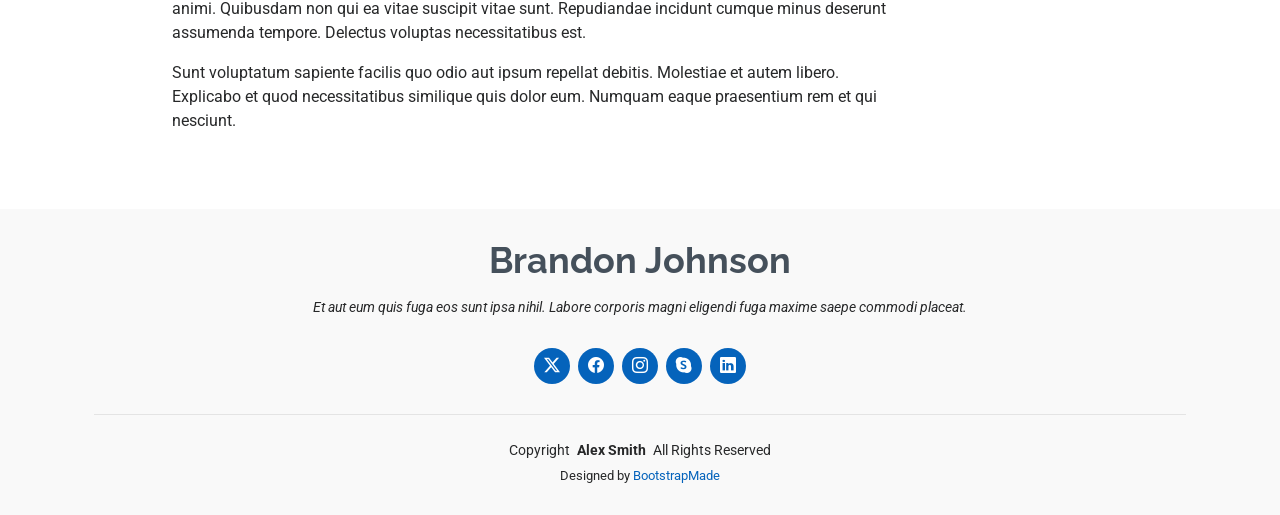
<file: MyResume/portfolio-details.html>
<!DOCTYPE html>
<html lang="en">

<head>
  <meta charset="utf-8">
  <meta content="width=device-width, initial-scale=1.0" name="viewport">
  <title>Portfolio Details - MyResume Bootstrap Template</title>
  <meta content="" name="description">
  <meta content="" name="keywords">

  <!-- Favicons -->
  <link href="assets/img/favicon.png" rel="icon">
  <link href="assets/img/apple-touch-icon.png" rel="apple-touch-icon">

  <!-- Fonts -->
  <link href="https://fonts.googleapis.com" rel="preconnect">
  <link href="https://fonts.gstatic.com" rel="preconnect" crossorigin>
  <link href="https://fonts.googleapis.com/css2?family=Roboto:ital,wght@0,100;0,300;0,400;0,500;0,700;0,900;1,100;1,300;1,400;1,500;1,700;1,900&family=Poppins:ital,wght@0,100;0,200;0,300;0,400;0,500;0,600;0,700;0,800;0,900;1,100;1,200;1,300;1,400;1,500;1,600;1,700;1,800;1,900&family=Raleway:ital,wght@0,100;0,200;0,300;0,400;0,500;0,600;0,700;0,800;0,900;1,100;1,200;1,300;1,400;1,500;1,600;1,700;1,800;1,900&display=swap" rel="stylesheet">

  <!-- Vendor CSS Files -->
  <link href="assets/vendor/bootstrap/css/bootstrap.min.css" rel="stylesheet">
  <link href="assets/vendor/bootstrap-icons/bootstrap-icons.css" rel="stylesheet">
  <link href="assets/vendor/aos/aos.css" rel="stylesheet">
  <link href="assets/vendor/glightbox/css/glightbox.min.css" rel="stylesheet">
  <link href="assets/vendor/swiper/swiper-bundle.min.css" rel="stylesheet">

  <!-- Main CSS File -->
  <link href="assets/css/main.css" rel="stylesheet">

  <!-- =======================================================
  * Template Name: MyResume
  * Template URL: https://bootstrapmade.com/free-html-bootstrap-template-my-resume/
  * Updated: Jun 29 2024 with Bootstrap v5.3.3
  * Author: BootstrapMade.com
  * License: https://bootstrapmade.com/license/
  ======================================================== -->
</head>

<body class="portfolio-details-page">

  <header id="header" class="header d-flex flex-column justify-content-center">

    <i class="header-toggle d-xl-none bi bi-list"></i>

    <nav id="navmenu" class="navmenu">
      <ul>
        <li><a href="#hero"><i class="bi bi-house navicon"></i><span>Home</span></a></li>
        <li><a href="#about"><i class="bi bi-person navicon"></i><span>About</span></a></li>
        <li><a href="#resume"><i class="bi bi-file-earmark-text navicon"></i><span>Resume</span></a></li>
        <li><a href="#portfolio"><i class="bi bi-images navicon"></i><span>Portfolio</span></a></li>
        <li><a href="#services"><i class="bi bi-hdd-stack navicon"></i><span>Services</span></a></li>
        <li><a href="#contact"><i class="bi bi-envelope navicon"></i><span>Contact</span></a></li>
      </ul>
    </nav>

  </header>

  <main class="main">

    <!-- Page Title -->
    <div class="page-title" data-aos="fade">
      <div class="container">
        <nav class="breadcrumbs">
          <ol>
            <li><a href="index.html">Home</a></li>
            <li class="current">Portfolio Details</li>
          </ol>
        </nav>
        <h1>Portfolio Details</h1>
      </div>
    </div><!-- End Page Title -->

    <!-- Portfolio Details Section -->
    <section id="portfolio-details" class="portfolio-details section">

      <div class="container" data-aos="fade-up">

        <div class="portfolio-details-slider swiper init-swiper">
          <script type="application/json" class="swiper-config">
            {
              "loop": true,
              "speed": 600,
              "autoplay": {
                "delay": 5000
              },
              "slidesPerView": "auto",
              "navigation": {
                "nextEl": ".swiper-button-next",
                "prevEl": ".swiper-button-prev"
              },
              "pagination": {
                "el": ".swiper-pagination",
                "type": "bullets",
                "clickable": true
              }
            }
          </script>
          <div class="swiper-wrapper align-items-center">

            <div class="swiper-slide">
              <img src="assets/img/portfolio/app-1.jpg" alt="">
            </div>

            <div class="swiper-slide">
              <img src="assets/img/portfolio/product-1.jpg" alt="">
            </div>

            <div class="swiper-slide">
              <img src="assets/img/portfolio/branding-1.jpg" alt="">
            </div>

            <div class="swiper-slide">
              <img src="assets/img/portfolio/books-1.jpg" alt="">
            </div>

          </div>
          <div class="swiper-button-prev"></div>
          <div class="swiper-button-next"></div>
          <div class="swiper-pagination"></div>
        </div>

        <div class="row justify-content-between gy-4 mt-4">

          <div class="col-lg-8" data-aos="fade-up">
            <div class="portfolio-description">
              <h2>This is an example of portfolio details</h2>
              <p>
                Autem ipsum nam porro corporis rerum. Quis eos dolorem eos itaque inventore commodi labore quia quia. Exercitationem repudiandae officiis neque suscipit non officia eaque itaque enim. Voluptatem officia accusantium nesciunt est omnis tempora consectetur dignissimos. Sequi nulla at esse enim cum deserunt eius.
              </p>
              <p>
                Amet consequatur qui dolore veniam voluptatem voluptatem sit. Non aspernatur atque natus ut cum nam et. Praesentium error dolores rerum minus sequi quia veritatis eum. Eos et doloribus doloremque nesciunt molestiae laboriosam.
              </p>

              <div class="testimonial-item">
                <p>
                  <i class="bi bi-quote quote-icon-left"></i>
                  <span>Export tempor illum tamen malis malis eram quae irure esse labore quem cillum quid cillum eram malis quorum velit fore eram velit sunt aliqua noster fugiat irure amet legam anim culpa.</span>
                  <i class="bi bi-quote quote-icon-right"></i>
                </p>
                <div>
                  <img src="assets/img/testimonials/testimonials-2.jpg" class="testimonial-img" alt="">
                  <h3>Sara Wilsson</h3>
                  <h4>Designer</h4>
                </div>
              </div>

              <p>
                Impedit ipsum quae et aliquid doloribus et voluptatem quasi. Perspiciatis occaecati earum et magnam animi. Quibusdam non qui ea vitae suscipit vitae sunt. Repudiandae incidunt cumque minus deserunt assumenda tempore. Delectus voluptas necessitatibus est.
              </p>

              <p>
                Sunt voluptatum sapiente facilis quo odio aut ipsum repellat debitis. Molestiae et autem libero. Explicabo et quod necessitatibus similique quis dolor eum. Numquam eaque praesentium rem et qui nesciunt.
              </p>

            </div>
          </div>

          <div class="col-lg-3" data-aos="fade-up" data-aos-delay="100">
            <div class="portfolio-info">
              <h3>Project information</h3>
              <ul>
                <li><strong>Category</strong> Web design</li>
                <li><strong>Client</strong> ASU Company</li>
                <li><strong>Project date</strong> 01 March, 2020</li>
                <li><strong>Project URL</strong> <a href="#">www.example.com</a></li>
                <li><a href="#" class="btn-visit align-self-start">Visit Website</a></li>
              </ul>
            </div>
          </div>

        </div>

      </div>

    </section><!-- /Portfolio Details Section -->

  </main>

  <footer id="footer" class="footer position-relative light-background">
    <div class="container">
      <h3 class="sitename">Brandon Johnson</h3>
      <p>Et aut eum quis fuga eos sunt ipsa nihil. Labore corporis magni eligendi fuga maxime saepe commodi placeat.</p>
      <div class="social-links d-flex justify-content-center">
        <a href=""><i class="bi bi-twitter-x"></i></a>
        <a href=""><i class="bi bi-facebook"></i></a>
        <a href=""><i class="bi bi-instagram"></i></a>
        <a href=""><i class="bi bi-skype"></i></a>
        <a href=""><i class="bi bi-linkedin"></i></a>
      </div>
      <div class="container">
        <div class="copyright">
          <span>Copyright</span> <strong class="px-1 sitename">Alex Smith</strong> <span>All Rights Reserved</span>
        </div>
        <div class="credits">
          <!-- All the links in the footer should remain intact. -->
          <!-- You can delete the links only if you've purchased the pro version. -->
          <!-- Licensing information: https://bootstrapmade.com/license/ -->
          <!-- Purchase the pro version with working PHP/AJAX contact form: [buy-url] -->
          Designed by <a href="https://bootstrapmade.com/">BootstrapMade</a>
        </div>
      </div>
    </div>
  </footer>

  <!-- Scroll Top -->
  <a href="#" id="scroll-top" class="scroll-top d-flex align-items-center justify-content-center"><i class="bi bi-arrow-up-short"></i></a>

  <!-- Preloader -->
  <div id="preloader"></div>

  <!-- Vendor JS Files -->
  <script src="assets/vendor/bootstrap/js/bootstrap.bundle.min.js"></script>
  <script src="assets/vendor/php-email-form/validate.js"></script>
  <script src="assets/vendor/aos/aos.js"></script>
  <script src="assets/vendor/typed.js/typed.umd.js"></script>
  <script src="assets/vendor/purecounter/purecounter_vanilla.js"></script>
  <script src="assets/vendor/waypoints/noframework.waypoints.js"></script>
  <script src="assets/vendor/glightbox/js/glightbox.min.js"></script>
  <script src="assets/vendor/imagesloaded/imagesloaded.pkgd.min.js"></script>
  <script src="assets/vendor/isotope-layout/isotope.pkgd.min.js"></script>
  <script src="assets/vendor/swiper/swiper-bundle.min.js"></script>

  <!-- Main JS File -->
  <script src="assets/js/main.js"></script>

</body>

</html>
</file>
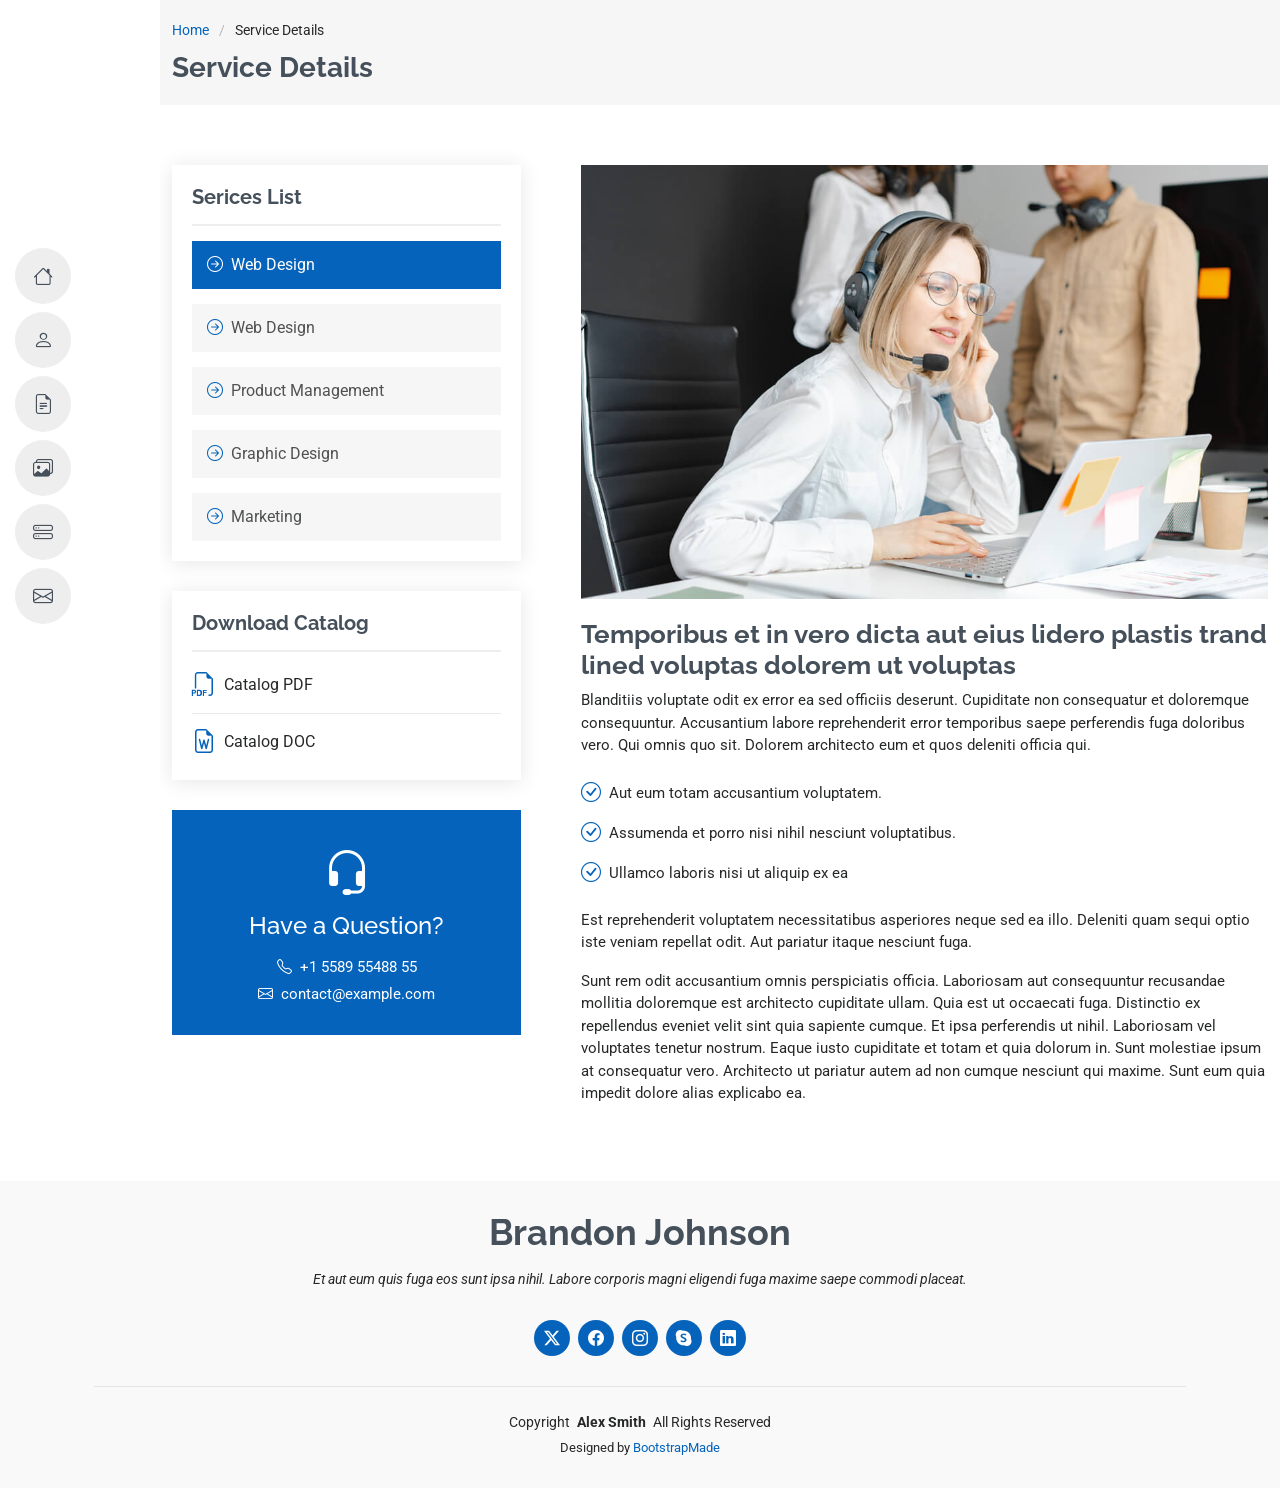
<file: MyResume/service-details.html>
<!DOCTYPE html>
<html lang="en">

<head>
  <meta charset="utf-8">
  <meta content="width=device-width, initial-scale=1.0" name="viewport">
  <title>Service Details - MyResume Bootstrap Template</title>
  <meta content="" name="description">
  <meta content="" name="keywords">

  <!-- Favicons -->
  <link href="assets/img/favicon.png" rel="icon">
  <link href="assets/img/apple-touch-icon.png" rel="apple-touch-icon">

  <!-- Fonts -->
  <link href="https://fonts.googleapis.com" rel="preconnect">
  <link href="https://fonts.gstatic.com" rel="preconnect" crossorigin>
  <link href="https://fonts.googleapis.com/css2?family=Roboto:ital,wght@0,100;0,300;0,400;0,500;0,700;0,900;1,100;1,300;1,400;1,500;1,700;1,900&family=Poppins:ital,wght@0,100;0,200;0,300;0,400;0,500;0,600;0,700;0,800;0,900;1,100;1,200;1,300;1,400;1,500;1,600;1,700;1,800;1,900&family=Raleway:ital,wght@0,100;0,200;0,300;0,400;0,500;0,600;0,700;0,800;0,900;1,100;1,200;1,300;1,400;1,500;1,600;1,700;1,800;1,900&display=swap" rel="stylesheet">

  <!-- Vendor CSS Files -->
  <link href="assets/vendor/bootstrap/css/bootstrap.min.css" rel="stylesheet">
  <link href="assets/vendor/bootstrap-icons/bootstrap-icons.css" rel="stylesheet">
  <link href="assets/vendor/aos/aos.css" rel="stylesheet">
  <link href="assets/vendor/glightbox/css/glightbox.min.css" rel="stylesheet">
  <link href="assets/vendor/swiper/swiper-bundle.min.css" rel="stylesheet">

  <!-- Main CSS File -->
  <link href="assets/css/main.css" rel="stylesheet">

  <!-- =======================================================
  * Template Name: MyResume
  * Template URL: https://bootstrapmade.com/free-html-bootstrap-template-my-resume/
  * Updated: Jun 29 2024 with Bootstrap v5.3.3
  * Author: BootstrapMade.com
  * License: https://bootstrapmade.com/license/
  ======================================================== -->
</head>

<body class="service-details-page">

  <header id="header" class="header d-flex flex-column justify-content-center">

    <i class="header-toggle d-xl-none bi bi-list"></i>

    <nav id="navmenu" class="navmenu">
      <ul>
        <li><a href="#hero"><i class="bi bi-house navicon"></i><span>Home</span></a></li>
        <li><a href="#about"><i class="bi bi-person navicon"></i><span>About</span></a></li>
        <li><a href="#resume"><i class="bi bi-file-earmark-text navicon"></i><span>Resume</span></a></li>
        <li><a href="#portfolio"><i class="bi bi-images navicon"></i><span>Portfolio</span></a></li>
        <li><a href="#services"><i class="bi bi-hdd-stack navicon"></i><span>Services</span></a></li>
        <li><a href="#contact"><i class="bi bi-envelope navicon"></i><span>Contact</span></a></li>
      </ul>
    </nav>

  </header>

  <main class="main">

    <!-- Page Title -->
    <div class="page-title" data-aos="fade">
      <div class="container">
        <nav class="breadcrumbs">
          <ol>
            <li><a href="index.html">Home</a></li>
            <li class="current">Service Details</li>
          </ol>
        </nav>
        <h1>Service Details</h1>
      </div>
    </div><!-- End Page Title -->

    <!-- Service Details Section -->
    <section id="service-details" class="service-details section">

      <div class="container">

        <div class="row gy-5">

          <div class="col-lg-4" data-aos="fade-up" data-aos-delay="100">

            <div class="service-box">
              <h4>Serices List</h4>
              <div class="services-list">
                <a href="#" class="active"><i class="bi bi-arrow-right-circle"></i><span>Web Design</span></a>
                <a href="#"><i class="bi bi-arrow-right-circle"></i><span>Web Design</span></a>
                <a href="#"><i class="bi bi-arrow-right-circle"></i><span>Product Management</span></a>
                <a href="#"><i class="bi bi-arrow-right-circle"></i><span>Graphic Design</span></a>
                <a href="#"><i class="bi bi-arrow-right-circle"></i><span>Marketing</span></a>
              </div>
            </div><!-- End Services List -->

            <div class="service-box">
              <h4>Download Catalog</h4>
              <div class="download-catalog">
                <a href="#"><i class="bi bi-filetype-pdf"></i><span>Catalog PDF</span></a>
                <a href="#"><i class="bi bi-file-earmark-word"></i><span>Catalog DOC</span></a>
              </div>
            </div><!-- End Services List -->

            <div class="help-box d-flex flex-column justify-content-center align-items-center">
              <i class="bi bi-headset help-icon"></i>
              <h4>Have a Question?</h4>
              <p class="d-flex align-items-center mt-2 mb-0"><i class="bi bi-telephone me-2"></i> <span>+1 5589 55488 55</span></p>
              <p class="d-flex align-items-center mt-1 mb-0"><i class="bi bi-envelope me-2"></i> <a href="mailto:contact@example.com">contact@example.com</a></p>
            </div>

          </div>

          <div class="col-lg-8 ps-lg-5" data-aos="fade-up" data-aos-delay="200">
            <img src="assets/img/services.jpg" alt="" class="img-fluid services-img">
            <h3>Temporibus et in vero dicta aut eius lidero plastis trand lined voluptas dolorem ut voluptas</h3>
            <p>
              Blanditiis voluptate odit ex error ea sed officiis deserunt. Cupiditate non consequatur et doloremque consequuntur. Accusantium labore reprehenderit error temporibus saepe perferendis fuga doloribus vero. Qui omnis quo sit. Dolorem architecto eum et quos deleniti officia qui.
            </p>
            <ul>
              <li><i class="bi bi-check-circle"></i> <span>Aut eum totam accusantium voluptatem.</span></li>
              <li><i class="bi bi-check-circle"></i> <span>Assumenda et porro nisi nihil nesciunt voluptatibus.</span></li>
              <li><i class="bi bi-check-circle"></i> <span>Ullamco laboris nisi ut aliquip ex ea</span></li>
            </ul>
            <p>
              Est reprehenderit voluptatem necessitatibus asperiores neque sed ea illo. Deleniti quam sequi optio iste veniam repellat odit. Aut pariatur itaque nesciunt fuga.
            </p>
            <p>
              Sunt rem odit accusantium omnis perspiciatis officia. Laboriosam aut consequuntur recusandae mollitia doloremque est architecto cupiditate ullam. Quia est ut occaecati fuga. Distinctio ex repellendus eveniet velit sint quia sapiente cumque. Et ipsa perferendis ut nihil. Laboriosam vel voluptates tenetur nostrum. Eaque iusto cupiditate et totam et quia dolorum in. Sunt molestiae ipsum at consequatur vero. Architecto ut pariatur autem ad non cumque nesciunt qui maxime. Sunt eum quia impedit dolore alias explicabo ea.
            </p>
          </div>

        </div>

      </div>

    </section><!-- /Service Details Section -->

  </main>

  <footer id="footer" class="footer position-relative light-background">
    <div class="container">
      <h3 class="sitename">Brandon Johnson</h3>
      <p>Et aut eum quis fuga eos sunt ipsa nihil. Labore corporis magni eligendi fuga maxime saepe commodi placeat.</p>
      <div class="social-links d-flex justify-content-center">
        <a href=""><i class="bi bi-twitter-x"></i></a>
        <a href=""><i class="bi bi-facebook"></i></a>
        <a href=""><i class="bi bi-instagram"></i></a>
        <a href=""><i class="bi bi-skype"></i></a>
        <a href=""><i class="bi bi-linkedin"></i></a>
      </div>
      <div class="container">
        <div class="copyright">
          <span>Copyright</span> <strong class="px-1 sitename">Alex Smith</strong> <span>All Rights Reserved</span>
        </div>
        <div class="credits">
          <!-- All the links in the footer should remain intact. -->
          <!-- You can delete the links only if you've purchased the pro version. -->
          <!-- Licensing information: https://bootstrapmade.com/license/ -->
          <!-- Purchase the pro version with working PHP/AJAX contact form: [buy-url] -->
          Designed by <a href="https://bootstrapmade.com/">BootstrapMade</a>
        </div>
      </div>
    </div>
  </footer>

  <!-- Scroll Top -->
  <a href="#" id="scroll-top" class="scroll-top d-flex align-items-center justify-content-center"><i class="bi bi-arrow-up-short"></i></a>

  <!-- Preloader -->
  <div id="preloader"></div>

  <!-- Vendor JS Files -->
  <script src="assets/vendor/bootstrap/js/bootstrap.bundle.min.js"></script>
  <script src="assets/vendor/php-email-form/validate.js"></script>
  <script src="assets/vendor/aos/aos.js"></script>
  <script src="assets/vendor/typed.js/typed.umd.js"></script>
  <script src="assets/vendor/purecounter/purecounter_vanilla.js"></script>
  <script src="assets/vendor/waypoints/noframework.waypoints.js"></script>
  <script src="assets/vendor/glightbox/js/glightbox.min.js"></script>
  <script src="assets/vendor/imagesloaded/imagesloaded.pkgd.min.js"></script>
  <script src="assets/vendor/isotope-layout/isotope.pkgd.min.js"></script>
  <script src="assets/vendor/swiper/swiper-bundle.min.js"></script>

  <!-- Main JS File -->
  <script src="assets/js/main.js"></script>

</body>

</html>
</file>
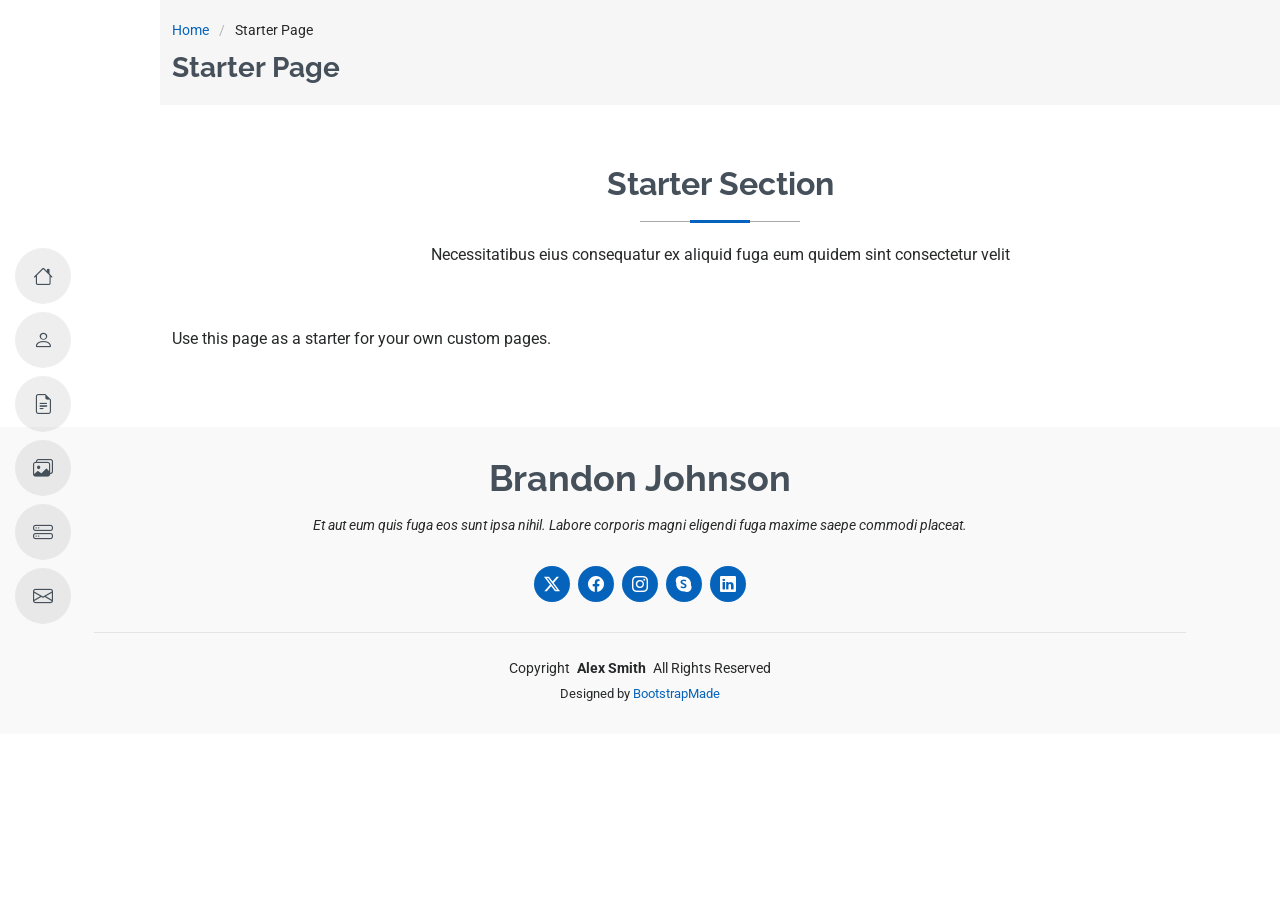
<file: MyResume/starter-page.html>
<!DOCTYPE html>
<html lang="en">

<head>
  <meta charset="utf-8">
  <meta content="width=device-width, initial-scale=1.0" name="viewport">
  <title>Starter Page - MyResume Bootstrap Template</title>
  <meta content="" name="description">
  <meta content="" name="keywords">

  <!-- Favicons -->
  <link href="assets/img/favicon.png" rel="icon">
  <link href="assets/img/apple-touch-icon.png" rel="apple-touch-icon">

  <!-- Fonts -->
  <link href="https://fonts.googleapis.com" rel="preconnect">
  <link href="https://fonts.gstatic.com" rel="preconnect" crossorigin>
  <link href="https://fonts.googleapis.com/css2?family=Roboto:ital,wght@0,100;0,300;0,400;0,500;0,700;0,900;1,100;1,300;1,400;1,500;1,700;1,900&family=Poppins:ital,wght@0,100;0,200;0,300;0,400;0,500;0,600;0,700;0,800;0,900;1,100;1,200;1,300;1,400;1,500;1,600;1,700;1,800;1,900&family=Raleway:ital,wght@0,100;0,200;0,300;0,400;0,500;0,600;0,700;0,800;0,900;1,100;1,200;1,300;1,400;1,500;1,600;1,700;1,800;1,900&display=swap" rel="stylesheet">

  <!-- Vendor CSS Files -->
  <link href="assets/vendor/bootstrap/css/bootstrap.min.css" rel="stylesheet">
  <link href="assets/vendor/bootstrap-icons/bootstrap-icons.css" rel="stylesheet">
  <link href="assets/vendor/aos/aos.css" rel="stylesheet">
  <link href="assets/vendor/glightbox/css/glightbox.min.css" rel="stylesheet">
  <link href="assets/vendor/swiper/swiper-bundle.min.css" rel="stylesheet">

  <!-- Main CSS File -->
  <link href="assets/css/main.css" rel="stylesheet">

  <!-- =======================================================
  * Template Name: MyResume
  * Template URL: https://bootstrapmade.com/free-html-bootstrap-template-my-resume/
  * Updated: Jun 29 2024 with Bootstrap v5.3.3
  * Author: BootstrapMade.com
  * License: https://bootstrapmade.com/license/
  ======================================================== -->
</head>

<body class="starter-page-page">

  <header id="header" class="header d-flex flex-column justify-content-center">

    <i class="header-toggle d-xl-none bi bi-list"></i>

    <nav id="navmenu" class="navmenu">
      <ul>
        <li><a href="#hero"><i class="bi bi-house navicon"></i><span>Home</span></a></li>
        <li><a href="#about"><i class="bi bi-person navicon"></i><span>About</span></a></li>
        <li><a href="#resume"><i class="bi bi-file-earmark-text navicon"></i><span>Resume</span></a></li>
        <li><a href="#portfolio"><i class="bi bi-images navicon"></i><span>Portfolio</span></a></li>
        <li><a href="#services"><i class="bi bi-hdd-stack navicon"></i><span>Services</span></a></li>
        <li><a href="#contact"><i class="bi bi-envelope navicon"></i><span>Contact</span></a></li>
      </ul>
    </nav>

  </header>

  <main class="main">

    <!-- Page Title -->
    <div class="page-title" data-aos="fade">
      <div class="container">
        <nav class="breadcrumbs">
          <ol>
            <li><a href="index.html">Home</a></li>
            <li class="current">Starter Page</li>
          </ol>
        </nav>
        <h1>Starter Page</h1>
      </div>
    </div><!-- End Page Title -->

    <!-- Starter Section Section -->
    <section id="starter-section" class="starter-section section">

      <!-- Section Title -->
      <div class="container section-title" data-aos="fade-up">
        <h2>Starter Section</h2>
        <p>Necessitatibus eius consequatur ex aliquid fuga eum quidem sint consectetur velit</p>
      </div><!-- End Section Title -->

      <div class="container" data-aos="fade-up">
        <p>Use this page as a starter for your own custom pages.</p>
      </div>

    </section><!-- /Starter Section Section -->

  </main>

  <footer id="footer" class="footer position-relative light-background">
    <div class="container">
      <h3 class="sitename">Brandon Johnson</h3>
      <p>Et aut eum quis fuga eos sunt ipsa nihil. Labore corporis magni eligendi fuga maxime saepe commodi placeat.</p>
      <div class="social-links d-flex justify-content-center">
        <a href=""><i class="bi bi-twitter-x"></i></a>
        <a href=""><i class="bi bi-facebook"></i></a>
        <a href=""><i class="bi bi-instagram"></i></a>
        <a href=""><i class="bi bi-skype"></i></a>
        <a href=""><i class="bi bi-linkedin"></i></a>
      </div>
      <div class="container">
        <div class="copyright">
          <span>Copyright</span> <strong class="px-1 sitename">Alex Smith</strong> <span>All Rights Reserved</span>
        </div>
        <div class="credits">
          <!-- All the links in the footer should remain intact. -->
          <!-- You can delete the links only if you've purchased the pro version. -->
          <!-- Licensing information: https://bootstrapmade.com/license/ -->
          <!-- Purchase the pro version with working PHP/AJAX contact form: [buy-url] -->
          Designed by <a href="https://bootstrapmade.com/">BootstrapMade</a>
        </div>
      </div>
    </div>
  </footer>

  <!-- Scroll Top -->
  <a href="#" id="scroll-top" class="scroll-top d-flex align-items-center justify-content-center"><i class="bi bi-arrow-up-short"></i></a>

  <!-- Preloader -->
  <div id="preloader"></div>

  <!-- Vendor JS Files -->
  <script src="assets/vendor/bootstrap/js/bootstrap.bundle.min.js"></script>
  <script src="assets/vendor/php-email-form/validate.js"></script>
  <script src="assets/vendor/aos/aos.js"></script>
  <script src="assets/vendor/typed.js/typed.umd.js"></script>
  <script src="assets/vendor/purecounter/purecounter_vanilla.js"></script>
  <script src="assets/vendor/waypoints/noframework.waypoints.js"></script>
  <script src="assets/vendor/glightbox/js/glightbox.min.js"></script>
  <script src="assets/vendor/imagesloaded/imagesloaded.pkgd.min.js"></script>
  <script src="assets/vendor/isotope-layout/isotope.pkgd.min.js"></script>
  <script src="assets/vendor/swiper/swiper-bundle.min.js"></script>

  <!-- Main JS File -->
  <script src="assets/js/main.js"></script>

</body>

</html>
</file>
<file: assets/css/style.css>
/* ============================================================
   Gayathri Giridharan — Portfolio
   Modern dark theme · Sora (headings) + Inter (body)
   ============================================================ */

:root {
  --bg: #0d1418;
  --bg-alt: #101a20;
  --surface: #16222a;
  --surface-2: #1c2b35;
  --border: rgba(148, 210, 189, 0.12);
  --text: #d7e2e9;
  --text-muted: #8fa1ab;
  --heading: #f2f7fa;
  --accent: #52d8a4;
  --accent-strong: #2fbf8b;
  --accent-soft: rgba(82, 216, 164, 0.12);
  --font-head: 'Sora', sans-serif;
  --font-body: 'Inter', sans-serif;
  --radius: 16px;
  --shadow: 0 20px 50px rgba(0, 0, 0, 0.35);
}

* , *::before, *::after { box-sizing: border-box; }

html { scroll-behavior: smooth; }

body {
  margin: 0;
  background: var(--bg);
  color: var(--text);
  font-family: var(--font-body);
  font-size: 16px;
  line-height: 1.65;
  -webkit-font-smoothing: antialiased;
}

img { max-width: 100%; display: block; }
a { color: var(--accent); text-decoration: none; }
a:hover { color: var(--accent-strong); }
ul { padding: 0; margin: 0; }

.container {
  width: min(1100px, 92%);
  margin: 0 auto;
}

.accent { color: var(--accent); }

/* ---------- Header / Nav ---------- */
.site-header {
  position: sticky;
  top: 0;
  z-index: 100;
  background: rgba(13, 20, 24, 0.82);
  backdrop-filter: blur(12px);
  -webkit-backdrop-filter: blur(12px);
  border-bottom: 1px solid var(--border);
}

.nav {
  display: flex;
  align-items: center;
  justify-content: space-between;
  padding: 16px 0;
}

.logo {
  font-family: var(--font-head);
  font-weight: 800;
  font-size: 1.5rem;
  color: var(--heading);
  letter-spacing: 0.02em;
}
.logo span { color: var(--accent); }

.nav-links {
  display: flex;
  align-items: center;
  gap: 28px;
  list-style: none;
}

.nav-links a {
  color: var(--text-muted);
  font-size: 0.95rem;
  font-weight: 500;
  transition: color 0.2s ease;
}
.nav-links a:hover, .nav-links a.active { color: var(--heading); }

.nav-cta {
  padding: 8px 18px;
  border-radius: 999px;
  background: var(--accent);
  color: #06251a !important;
  font-weight: 600;
}
.nav-cta:hover { background: var(--accent-strong); }

.nav-toggle {
  display: none;
  flex-direction: column;
  gap: 5px;
  background: none;
  border: 0;
  cursor: pointer;
  padding: 6px;
}
.nav-toggle span {
  width: 24px; height: 2px;
  background: var(--heading);
  border-radius: 2px;
  transition: transform 0.25s ease, opacity 0.25s ease;
}

/* ---------- Hero ---------- */
.hero {
  position: relative;
  padding: 90px 0 60px;
  overflow: hidden;
}

.hero::before {
  content: "";
  position: absolute;
  inset: 0;
  background:
    radial-gradient(600px 300px at 85% 10%, rgba(82, 216, 164, 0.10), transparent 70%),
    radial-gradient(500px 400px at 5% 90%, rgba(82, 216, 164, 0.06), transparent 70%);
  pointer-events: none;
}

.hero-grid {
  position: relative;
  max-width: 820px;
  margin: 0 auto;
  text-align: center;
}

.hero-kicker {
  color: var(--accent);
  font-weight: 600;
  letter-spacing: 0.18em;
  text-transform: uppercase;
  font-size: 0.85rem;
  margin: 0 0 12px;
}

.hero h1 {
  font-family: var(--font-head);
  font-size: clamp(2.6rem, 6vw, 4.2rem);
  line-height: 1.05;
  color: var(--heading);
  margin: 0 0 14px;
  letter-spacing: -0.02em;
}

.hero-role {
  font-family: var(--font-head);
  font-size: clamp(1.2rem, 2.5vw, 1.6rem);
  font-weight: 600;
  color: var(--text);
  margin: 0 0 20px;
}

.hero-summary {
  color: var(--text-muted);
  max-width: 680px;
  margin: 0 auto 28px;
}
.hero-summary strong { color: var(--text); font-weight: 600; }

.hero-actions { display: flex; flex-wrap: wrap; gap: 14px; justify-content: center; }

.btn {
  display: inline-block;
  padding: 12px 26px;
  border-radius: 999px;
  font-weight: 600;
  font-size: 0.95rem;
  transition: transform 0.2s ease, background 0.2s ease, border-color 0.2s ease;
}
.btn:active { transform: scale(0.97); }

.btn-primary {
  background: var(--accent);
  color: #06251a;
  box-shadow: 0 8px 24px rgba(82, 216, 164, 0.25);
}
.btn-primary:hover { background: var(--accent-strong); color: #06251a; }

.btn-ghost {
  border: 1px solid var(--border);
  color: var(--text);
  background: var(--accent-soft);
}
.btn-ghost:hover { border-color: var(--accent); color: var(--heading); }

.hero-meta {
  list-style: none;
  margin-top: 34px;
  display: flex;
  flex-wrap: wrap;
  justify-content: center;
  gap: 8px 34px;
  font-size: 0.95rem;
  color: var(--text-muted);
}
.hero-meta a { color: var(--text-muted); }
.hero-meta a:hover { color: var(--accent); }

.meta-label {
  display: inline-block;
  margin-right: 8px;
  color: var(--heading);
  font-weight: 600;
  font-size: 0.85rem;
  text-transform: uppercase;
  letter-spacing: 0.06em;
}

.hero-badges {
  display: flex;
  flex-wrap: wrap;
  justify-content: center;
  gap: 8px;
  margin-top: 28px;
}

.chip {
  padding: 6px 14px;
  border-radius: 999px;
  background: var(--surface);
  border: 1px solid var(--border);
  color: var(--text);
  font-size: 0.85rem;
  font-weight: 500;
}

/* ---------- Stats ---------- */
.stats {
  position: relative;
  margin-top: 70px;
  display: grid;
  grid-template-columns: repeat(4, 1fr);
  gap: 18px;
}

.stat {
  background: var(--surface);
  border: 1px solid var(--border);
  border-radius: var(--radius);
  padding: 22px 18px;
  text-align: center;
}

.stat-num {
  display: block;
  font-family: var(--font-head);
  font-size: 2.1rem;
  font-weight: 800;
  color: var(--accent);
  line-height: 1.1;
}

.stat-label {
  color: var(--text-muted);
  font-size: 0.88rem;
}

/* ---------- Sections ---------- */
.section { padding: 90px 0; }
.section-alt { background: var(--bg-alt); }

.section-title {
  font-family: var(--font-head);
  font-size: clamp(1.7rem, 3.5vw, 2.3rem);
  color: var(--heading);
  margin: 0 0 40px;
  letter-spacing: -0.01em;
}

.section-index {
  color: var(--accent);
  font-size: 0.9em;
  margin-right: 10px;
  font-weight: 600;
}

.section-lead {
  color: var(--text-muted);
  margin: -26px 0 40px;
  max-width: 620px;
}

/* ---------- About ---------- */
.about-grid {
  display: grid;
  grid-template-columns: 1.5fr 1fr;
  gap: 48px;
  align-items: start;
}

.about-text p {
  color: var(--text-muted);
  margin: 0 0 18px;
}
.about-text p:last-child { margin-bottom: 0; }
.about-text strong { color: var(--text); font-weight: 600; }

.fact-list {
  list-style: none;
  background: var(--surface);
  border: 1px solid var(--border);
  border-radius: var(--radius);
  padding: 10px 24px;
}

.fact-list li {
  display: flex;
  align-items: center;
  gap: 16px;
  padding: 14px 0;
  border-bottom: 1px solid var(--border);
}
.fact-list li:last-child { border-bottom: 0; }

.fact-icon {
  font-size: 1.3rem;
  width: 44px; height: 44px;
  flex-shrink: 0;
  display: grid;
  place-items: center;
  border-radius: 12px;
  background: var(--accent-soft);
}

.fact-list strong {
  display: block;
  color: var(--heading);
  font-size: 0.78rem;
  font-weight: 600;
  text-transform: uppercase;
  letter-spacing: 0.08em;
}

.fact-list div {
  color: var(--text-muted);
  font-size: 0.95rem;
}

@media (max-width: 800px) {
  .about-grid { grid-template-columns: 1fr; gap: 32px; }
}

/* ---------- Experience timeline ---------- */
.timeline {
  position: relative;
  padding-left: 28px;
}
.timeline::before {
  content: "";
  position: absolute;
  left: 7px;
  top: 6px;
  bottom: 6px;
  width: 2px;
  background: linear-gradient(var(--accent), rgba(82, 216, 164, 0.05));
}

.timeline-item {
  position: relative;
  margin-bottom: 48px;
}
.timeline-item:last-child { margin-bottom: 0; }

.timeline-marker {
  position: absolute;
  left: -28px;
  top: 8px;
  width: 16px; height: 16px;
  border-radius: 50%;
  background: var(--bg);
  border: 3px solid var(--accent);
  box-shadow: 0 0 0 5px var(--accent-soft);
}

.timeline-head {
  display: flex;
  flex-wrap: wrap;
  align-items: center;
  gap: 14px;
  margin-bottom: 4px;
}

.timeline-head h3 {
  font-family: var(--font-head);
  color: var(--heading);
  font-size: 1.3rem;
  margin: 0;
}

.badge {
  padding: 4px 14px;
  border-radius: 999px;
  border: 1px solid var(--border);
  background: var(--surface);
  color: var(--text-muted);
  font-size: 0.8rem;
  font-weight: 600;
}
.badge-current {
  background: var(--accent-soft);
  border-color: rgba(82, 216, 164, 0.4);
  color: var(--accent);
}

.timeline-company {
  color: var(--accent);
  font-weight: 500;
  margin: 0 0 16px;
  font-size: 0.98rem;
}

.timeline-points {
  list-style: none;
  display: grid;
  gap: 10px;
  color: var(--text-muted);
}
.timeline-points li {
  position: relative;
  padding-left: 22px;
}
.timeline-points li::before {
  content: "▹";
  position: absolute;
  left: 0;
  color: var(--accent);
}
.timeline-points strong { color: var(--text); font-weight: 600; }

/* ---------- Projects ---------- */
.project-group-title {
  font-family: var(--font-head);
  color: var(--text-muted);
  font-size: 0.92rem;
  font-weight: 600;
  text-transform: uppercase;
  letter-spacing: 0.14em;
  margin: 0 0 22px;
  padding-left: 14px;
  border-left: 3px solid var(--accent);
}
.project-grid + .project-group-title { margin-top: 54px; }

.project-grid {
  display: grid;
  grid-template-columns: repeat(auto-fill, minmax(310px, 1fr));
  gap: 22px;
}

.project-card {
  background: var(--surface);
  border: 1px solid var(--border);
  border-radius: var(--radius);
  padding: 26px;
  display: flex;
  flex-direction: column;
  transition: transform 0.25s ease, border-color 0.25s ease, box-shadow 0.25s ease;
}

.project-card:hover {
  transform: translateY(-6px);
  border-color: rgba(82, 216, 164, 0.4);
  box-shadow: var(--shadow);
}

.project-top {
  display: flex;
  justify-content: space-between;
  align-items: center;
  margin-bottom: 18px;
}

.project-emoji {
  font-size: 1.6rem;
  width: 52px; height: 52px;
  display: grid;
  place-items: center;
  border-radius: 14px;
  background: var(--accent-soft);
}

.project-link {
  font-size: 1.25rem;
  color: var(--text-muted);
  transition: color 0.2s ease, transform 0.2s ease;
}
.project-card:hover .project-link { color: var(--accent); transform: translate(2px, -2px); }

.project-card h3 {
  font-family: var(--font-head);
  color: var(--heading);
  font-size: 1.12rem;
  margin: 0 0 10px;
  line-height: 1.35;
}

.project-card p {
  color: var(--text-muted);
  font-size: 0.93rem;
  margin: 0 0 18px;
  flex-grow: 1;
}

.tags {
  list-style: none;
  display: flex;
  flex-wrap: wrap;
  gap: 8px;
}
.tags li {
  font-size: 0.78rem;
  font-weight: 600;
  color: var(--accent);
  background: var(--accent-soft);
  padding: 4px 12px;
  border-radius: 999px;
}
.tags-lg li { font-size: 0.88rem; padding: 7px 16px; }

/* ---------- Skills ---------- */
.skills-grid {
  display: grid;
  grid-template-columns: repeat(auto-fill, minmax(320px, 1fr));
  gap: 22px;
}

.skill-group {
  background: var(--surface);
  border: 1px solid var(--border);
  border-radius: var(--radius);
  padding: 26px;
}

.skill-group h3 {
  font-family: var(--font-head);
  color: var(--heading);
  font-size: 1.02rem;
  margin: 0 0 16px;
}

.skill-desc {
  color: var(--text-muted);
  font-size: 0.9rem;
  margin: -6px 0 16px;
}

/* ---------- Education ---------- */
.edu-grid {
  display: grid;
  grid-template-columns: repeat(auto-fill, minmax(240px, 1fr));
  gap: 22px;
}

.edu-card {
  background: var(--surface);
  border: 1px solid var(--border);
  border-radius: var(--radius);
  padding: 24px;
  transition: border-color 0.25s ease;
}
.edu-card:hover { border-color: rgba(82, 216, 164, 0.4); }

.edu-year {
  display: inline-block;
  font-family: var(--font-head);
  font-weight: 700;
  color: var(--accent);
  font-size: 0.9rem;
  background: var(--accent-soft);
  padding: 3px 12px;
  border-radius: 999px;
  margin-bottom: 14px;
}

.edu-card h3 {
  font-family: var(--font-head);
  color: var(--heading);
  font-size: 1.02rem;
  margin: 0 0 8px;
  line-height: 1.4;
}

.edu-card p {
  color: var(--text-muted);
  font-size: 0.88rem;
  margin: 0;
}

.languages {
  margin-top: 38px;
  color: var(--text-muted);
}
.languages strong { color: var(--heading); }

/* ---------- Contact ---------- */
.contact { text-align: center; }

.contact-title {
  font-family: var(--font-head);
  font-size: clamp(1.8rem, 4vw, 2.6rem);
  color: var(--heading);
  margin: 0 0 12px;
}

.contact-lead { color: var(--text-muted); margin: 0 0 30px; }

.contact-actions { justify-content: center; }

/* ---------- Footer ---------- */
.site-footer {
  border-top: 1px solid var(--border);
  padding: 26px 0;
  text-align: center;
  color: var(--text-muted);
  font-size: 0.88rem;
}

.footer-note {
  margin: 6px 0 0;
  font-size: 0.8rem;
  opacity: 0.7;
}

/* ---------- Back to top ---------- */
.back-to-top {
  position: fixed;
  right: 26px;
  bottom: 26px;
  z-index: 90;
  width: 48px;
  height: 48px;
  display: grid;
  place-items: center;
  border-radius: 50%;
  background: var(--accent);
  color: #06251a;
  font-size: 1.3rem;
  font-weight: 700;
  box-shadow: 0 8px 24px rgba(82, 216, 164, 0.3);
  opacity: 0;
  visibility: hidden;
  transform: translateY(12px);
  transition: opacity 0.3s ease, transform 0.3s ease, visibility 0.3s;
}
.back-to-top.show {
  opacity: 1;
  visibility: visible;
  transform: none;
}
.back-to-top:hover { background: var(--accent-strong); color: #06251a; }

/* ---------- Reveal animation ---------- */
.reveal {
  opacity: 0;
  transform: translateY(24px);
  transition: opacity 0.7s ease, transform 0.7s ease;
}
.reveal.visible {
  opacity: 1;
  transform: none;
}

@media (prefers-reduced-motion: reduce) {
  html { scroll-behavior: auto; }
  .reveal { opacity: 1; transform: none; transition: none; }
}

/* ---------- Responsive ---------- */
@media (max-width: 900px) {
  .stats { grid-template-columns: repeat(2, 1fr); }
}

@media (max-width: 700px) {
  .nav-toggle { display: flex; }

  .nav-links {
    position: absolute;
    top: 100%;
    left: 0;
    right: 0;
    flex-direction: column;
    align-items: flex-start;
    gap: 4px;
    background: var(--bg-alt);
    border-bottom: 1px solid var(--border);
    padding: 10px 4%;
    display: none;
  }
  .nav-links.open { display: flex; }
  .nav-links li { width: 100%; }
  .nav-links a { display: block; padding: 12px 8px; }
  .nav-cta { text-align: center; margin: 6px 0 10px; }

  .nav-toggle[aria-expanded="true"] span:nth-child(1) { transform: translateY(7px) rotate(45deg); }
  .nav-toggle[aria-expanded="true"] span:nth-child(2) { opacity: 0; }
  .nav-toggle[aria-expanded="true"] span:nth-child(3) { transform: translateY(-7px) rotate(-45deg); }

  .section { padding: 64px 0; }
  .hero { padding-top: 56px; }
}

@media (max-width: 480px) {
  .stats { grid-template-columns: 1fr 1fr; }
  .stat { padding: 16px 10px; }
  .stat-num { font-size: 1.7rem; }
}
</file>
<file: MyResume/assets/css/main.css>
/**
* Template Name: MyResume
* Template URL: https://bootstrapmade.com/free-html-bootstrap-template-my-resume/
* Updated: Jun 29 2024 with Bootstrap v5.3.3
* Author: BootstrapMade.com
* License: https://bootstrapmade.com/license/
*/

/*--------------------------------------------------------------
# Font & Color Variables
# Help: https://bootstrapmade.com/color-system/
--------------------------------------------------------------*/
/* Fonts */
:root {
  --default-font: "Roboto",  system-ui, -apple-system, "Segoe UI", Roboto, "Helvetica Neue", Arial, "Noto Sans", "Liberation Sans", sans-serif, "Apple Color Emoji", "Segoe UI Emoji", "Segoe UI Symbol", "Noto Color Emoji";
  --heading-font: "Raleway",  sans-serif;
  --nav-font: "Poppins",  sans-serif;
}

/* Global Colors - The following color variables are used throughout the website. Updating them here will change the color scheme of the entire website */
:root { 
  --background-color: #ffffff; /* Background color for the entire website, including individual sections */
  --default-color: #272829; /* Default color used for the majority of the text content across the entire website */
  --heading-color: #45505b; /* Color for headings, subheadings and title throughout the website */
  --accent-color: #0563bb; /* Accent color that represents your brand on the website. It's used for buttons, links, and other elements that need to stand out */
  --surface-color: #ffffff; /* The surface color is used as a background of boxed elements within sections, such as cards, icon boxes, or other elements that require a visual separation from the global background. */
  --contrast-color: #ffffff; /* Contrast color for text, ensuring readability against backgrounds of accent, heading, or default colors. */
}

/* Nav Menu Colors - The following color variables are used specifically for the navigation menu. They are separate from the global colors to allow for more customization options */
:root {
  --nav-color: #45505b;  /* The default color of the main navmenu links */
  --nav-hover-color: #0563bb; /* Applied to main navmenu links when they are hovered over or active */
  --nav-mobile-background-color: #ffffff; /* Used as the background color for mobile navigation menu */
  --nav-dropdown-background-color: #ffffff; /* Used as the background color for dropdown items that appear when hovering over primary navigation items */
  --nav-dropdown-color: #212529; /* Used for navigation links of the dropdown items in the navigation menu. */
  --nav-dropdown-hover-color: #0563bb; /* Similar to --nav-hover-color, this color is applied to dropdown navigation links when they are hovered over. */
}

/* Color Presets - These classes override global colors when applied to any section or element, providing reuse of the sam color scheme. */

.light-background {
  --background-color: #f9f9f9;
  --surface-color: #ffffff;
}

.dark-background {
  --background-color: #060606;
  --default-color: #ffffff;
  --heading-color: #ffffff;
  --surface-color: #252525;
  --contrast-color: #ffffff;
}

/* Smooth scroll */
:root {
  scroll-behavior: smooth;
}

/*--------------------------------------------------------------
# General Styling & Shared Classes
--------------------------------------------------------------*/
body {
  color: var(--default-color);
  background-color: var(--background-color);
  font-family: var(--default-font);
}

a {
  color: var(--accent-color);
  text-decoration: none;
  transition: 0.3s;
}

a:hover {
  color: color-mix(in srgb, var(--accent-color), transparent 25%);
  text-decoration: none;
}

h1,
h2,
h3,
h4,
h5,
h6 {
  color: var(--heading-color);
  font-family: var(--heading-font);
}

/* PHP Email Form Messages
------------------------------*/
.php-email-form .error-message {
  display: none;
  background: #df1529;
  color: #ffffff;
  text-align: left;
  padding: 15px;
  margin-bottom: 24px;
  font-weight: 600;
}

.php-email-form .sent-message {
  display: none;
  color: #ffffff;
  background: #059652;
  text-align: center;
  padding: 15px;
  margin-bottom: 24px;
  font-weight: 600;
}

.php-email-form .loading {
  display: none;
  background: var(--surface-color);
  text-align: center;
  padding: 15px;
  margin-bottom: 24px;
}

.php-email-form .loading:before {
  content: "";
  display: inline-block;
  border-radius: 50%;
  width: 24px;
  height: 24px;
  margin: 0 10px -6px 0;
  border: 3px solid var(--accent-color);
  border-top-color: var(--surface-color);
  animation: php-email-form-loading 1s linear infinite;
}

@keyframes php-email-form-loading {
  0% {
    transform: rotate(0deg);
  }

  100% {
    transform: rotate(360deg);
  }
}

/*--------------------------------------------------------------
# Global Header
--------------------------------------------------------------*/
.header {
  color: var(--default-color);
  position: fixed;
  top: 0;
  left: 0;
  bottom: 0;
  padding: 0 15px;
  transition: all ease-in-out 0.3s;
  overflow-y: auto;
  z-index: 997;
  min-width: 200px;
}

@media (max-width: 1199px) {
  .header {
    background-color: var(--background-color);
    border-right: 1px solid color-mix(in srgb, var(--default-color), transparent 90%);
    width: 300px;
    left: -100%;
  }
}

@media (min-width: 1200px) and (max-width: 1600px) {
  .header~main {
    margin-left: 160px;
  }

  .header~main .hero {
    margin-left: -160px;
    width: 100vw;
  }
}

.header.header-show {
  left: 0;
}

.header .header-toggle {
  color: var(--contrast-color);
  background-color: var(--accent-color);
  font-size: 22px;
  display: flex;
  align-items: center;
  justify-content: center;
  width: 40px;
  height: 40px;
  border-radius: 50%;
  cursor: pointer;
  position: fixed;
  top: 15px;
  right: 15px;
  z-index: 9999;
  transition: background-color 0.3s;
}

.header .header-toggle:hover {
  color: var(--contrast-color);
  background-color: color-mix(in srgb, var(--accent-color) 90%, white 15%);
}

/*--------------------------------------------------------------
# Navigation Menu
--------------------------------------------------------------*/
.navmenu {
  padding: 0;
  z-index: 9997;
}

.navmenu ul {
  list-style: none;
  padding: 0 0 20px 0;
  margin: 0;
  width: 140px;
}

.navmenu a,
.navmenu a:focus {
  color: var(--nav-color);
  font-family: var(--nav-font);
  display: flex;
  align-items: center;
  padding: 10px 18px;
  margin-bottom: 8px;
  font-size: 15px;
  border-radius: 50px;
  background: color-mix(in srgb, var(--default-color), transparent 92%);
  height: 56px;
  width: 100%;
  overflow: hidden;
  transition: 0.3s;
}

.navmenu a i,
.navmenu a:focus i {
  font-size: 20px;
}

.navmenu a span,
.navmenu a:focus span {
  padding: 0 5px 0 7px;
}

@media (min-width: 992px) {

  .navmenu a,
  .navmenu a:focus {
    max-width: 56px;
  }

  .navmenu a span,
  .navmenu a:focus span {
    display: none;
  }
}

.navmenu a:hover,
.navmenu .active,
.navmenu .active:focus,
.navmenu li:hover>a {
  color: var(--contrast-color);
  background: var(--nav-hover-color);
}

.navmenu a:hover,
.navmenu li:hover>a {
  max-width: 100%;
  color: var(--contrast-color);
}

.navmenu a:hover span,
.navmenu li:hover>a span {
  display: block;
}

/*--------------------------------------------------------------
# Global Footer
--------------------------------------------------------------*/
.footer {
  color: var(--default-color);
  background-color: var(--background-color);
  font-size: 14px;
  text-align: center;
  padding: 30px 0;
  position: relative;
}

.footer h3 {
  font-size: 36px;
  font-weight: 700;
  position: relative;
  padding: 0;
  margin: 0 0 15px 0;
}

.footer p {
  font-size: 15;
  font-style: italic;
  padding: 0;
  margin: 0 0 30px 0;
}

.footer .social-links {
  margin: 0 0 30px 0;
}

.footer .social-links a {
  font-size: 16px;
  display: flex;
  align-items: center;
  justify-content: center;
  background: var(--accent-color);
  color: var(--contrast-color);
  line-height: 1;
  margin: 0 4px;
  border-radius: 50%;
  text-align: center;
  width: 36px;
  height: 36px;
  transition: 0.3s;
}

.footer .social-links a:hover {
  background: color-mix(in srgb, var(--accent-color), transparent 20%);
  text-decoration: none;
}

.footer .copyright {
  padding-top: 25px;
  border-top: 1px solid color-mix(in srgb, var(--default-color), transparent 90%);
}

.footer .credits {
  font-size: 13px;
  padding-top: 5px;
}

/*--------------------------------------------------------------
# Preloader
--------------------------------------------------------------*/
#preloader {
  position: fixed;
  inset: 0;
  z-index: 999999;
  overflow: hidden;
  background: var(--background-color);
  transition: all 0.6s ease-out;
}

#preloader:before {
  content: "";
  position: fixed;
  top: calc(50% - 30px);
  left: calc(50% - 30px);
  border: 6px solid #ffffff;
  border-color: var(--accent-color) transparent var(--accent-color) transparent;
  border-radius: 50%;
  width: 60px;
  height: 60px;
  animation: animate-preloader 1.5s linear infinite;
}

@keyframes animate-preloader {
  0% {
    transform: rotate(0deg);
  }

  100% {
    transform: rotate(360deg);
  }
}

/*--------------------------------------------------------------
# Scroll Top Button
--------------------------------------------------------------*/
.scroll-top {
  position: fixed;
  visibility: hidden;
  opacity: 0;
  right: 15px;
  bottom: -15px;
  z-index: 99999;
  background-color: var(--accent-color);
  width: 44px;
  height: 44px;
  border-radius: 50px;
  transition: all 0.4s;
}

.scroll-top i {
  font-size: 24px;
  color: var(--contrast-color);
  line-height: 0;
}

.scroll-top:hover {
  background-color: color-mix(in srgb, var(--accent-color), transparent 20%);
  color: var(--contrast-color);
}

.scroll-top.active {
  visibility: visible;
  opacity: 1;
  bottom: 15px;
}

/*--------------------------------------------------------------
# Disable aos animation delay on mobile devices
--------------------------------------------------------------*/
@media screen and (max-width: 768px) {
  [data-aos-delay] {
    transition-delay: 0 !important;
  }
}

/*--------------------------------------------------------------
# Global Page Titles & Breadcrumbs
--------------------------------------------------------------*/
.page-title {
  --background-color: color-mix(in srgb, var(--default-color), transparent 96%);
  color: var(--default-color);
  background-color: var(--background-color);
  padding: 20px 0;
  position: relative;
}

.page-title h1 {
  font-size: 28px;
  font-weight: 700;
  margin: 0;
}

.page-title .breadcrumbs ol {
  display: flex;
  flex-wrap: wrap;
  list-style: none;
  padding: 0 0 10px 0;
  margin: 0;
  font-size: 14px;
  font-weight: 400;
}

.page-title .breadcrumbs ol li+li {
  padding-left: 10px;
}

.page-title .breadcrumbs ol li+li::before {
  content: "/";
  display: inline-block;
  padding-right: 10px;
  color: color-mix(in srgb, var(--default-color), transparent 70%);
}

/*--------------------------------------------------------------
# Global Sections
--------------------------------------------------------------*/
section,
.section {
  color: var(--default-color);
  background-color: var(--background-color);
  padding: 60px 0;
  overflow: clip;
}

/*--------------------------------------------------------------
# Global Section Titles
--------------------------------------------------------------*/
.section-title {
  text-align: center;
  padding-bottom: 60px;
  position: relative;
}

.section-title h2 {
  font-size: 32px;
  font-weight: 700;
  margin-bottom: 20px;
  padding-bottom: 20px;
  position: relative;
}

.section-title h2:before {
  content: "";
  position: absolute;
  display: block;
  width: 160px;
  height: 1px;
  background: color-mix(in srgb, var(--default-color), transparent 60%);
  left: 0;
  right: 0;
  bottom: 1px;
  margin: auto;
}

.section-title h2::after {
  content: "";
  position: absolute;
  display: block;
  width: 60px;
  height: 3px;
  background: var(--accent-color);
  left: 0;
  right: 0;
  bottom: 0;
  margin: auto;
}

.section-title p {
  margin-bottom: 0;
}

/*--------------------------------------------------------------
# Hero Section
--------------------------------------------------------------*/
.hero {
  width: 100%;
  min-height: 100vh;
  position: relative;
  padding: 80px 0;
  display: flex;
  align-items: center;
  justify-content: center;
}

.hero img {
  position: absolute;
  inset: 0;
  display: block;
  width: 100%;
  height: 100%;
  object-fit: cover;
  z-index: 1;
}

.hero:before {
  content: "";
  background: color-mix(in srgb, var(--background-color), transparent 30%);
  position: absolute;
  inset: 0;
  z-index: 2;
}

.hero .container {
  position: relative;
  z-index: 3;
}

.hero h2 {
  margin: 0;
  font-size: 64px;
  font-weight: 700;
}

.hero p {
  margin: 5px 0 0 0;
  font-size: 26px;
}

.hero p span {
  letter-spacing: 1px;
  border-bottom: 2px solid var(--accent-color);
}

.hero .social-links {
  margin-top: 25px;
}

.hero .social-links a {
  font-size: 20px;
  display: inline-block;
  color: color-mix(in srgb, var(--default-color), transparent 30%);
  line-height: 1;
  margin-right: 20px;
  transition: 0.3s;
}

.hero .social-links a:hover {
  color: var(--accent-color);
}

@media (max-width: 768px) {
  .hero h2 {
    font-size: 32px;
  }

  .hero p {
    font-size: 20px;
  }
}

/*--------------------------------------------------------------
# About Section
--------------------------------------------------------------*/
.about .content h2 {
  font-weight: 700;
  font-size: 24px;
}

.about .content ul {
  list-style: none;
  padding: 0;
}

.about .content ul li {
  margin-bottom: 20px;
  display: flex;
  align-items: center;
}

.about .content ul strong {
  margin-right: 10px;
}

.about .content ul i {
  font-size: 16px;
  margin-right: 5px;
  color: var(--accent-color);
  line-height: 0;
}

/*--------------------------------------------------------------
# Stats Section
--------------------------------------------------------------*/
.stats i {
  background-color: var(--accent-color);
  color: var(--contrast-color);
  width: 54px;
  height: 54px;
  font-size: 24px;
  border-radius: 50px;
  display: inline-flex;
  align-items: center;
  justify-content: center;
  position: relative;
  z-index: 1;
}

.stats .stats-item {
  margin-top: 10px;
  width: 100%;
  position: relative;
  text-align: center;
  z-index: 0;
}

.stats .stats-item span {
  font-size: 36px;
  display: block;
  font-weight: 700;
  color: color-mix(in srgb, var(--default-color), transparent 20%);
}

.stats .stats-item p {
  padding: 0;
  margin: 0;
  color: color-mix(in srgb, var(--default-color), transparent 50%);
  font-size: 16px;
}

/*--------------------------------------------------------------
# Skills Section
--------------------------------------------------------------*/
.skills .progress {
  height: 60px;
  display: block;
  background: none;
  border-radius: 0;
}

.skills .progress .skill {
  color: var(--heading-color);
  padding: 0;
  margin: 0 0 6px 0;
  text-transform: uppercase;
  display: block;
  font-weight: 600;
  font-family: var(--heading-font);
}

.skills .progress .skill .val {
  float: right;
  font-style: normal;
}

.skills .progress-bar-wrap {
  background: color-mix(in srgb, var(--default-color), transparent 90%);
  height: 10px;
}

.skills .progress-bar {
  width: 1px;
  height: 10px;
  transition: 0.9s;
  background-color: var(--accent-color);
}

/*--------------------------------------------------------------
# Resume Section
--------------------------------------------------------------*/
.resume .resume-title {
  color: var(--heading-color);
  font-size: 26px;
  font-weight: 700;
  margin-top: 20px;
  margin-bottom: 20px;
}

.resume .resume-item {
  padding: 0 0 20px 20px;
  margin-top: -2px;
  border-left: 2px solid var(--accent-color);
  position: relative;
}

.resume .resume-item h4 {
  line-height: 18px;
  font-size: 18px;
  font-weight: 600;
  text-transform: uppercase;
  color: color-mix(in srgb, var(--default-color), transparent 20%);
  margin-bottom: 10px;
}

.resume .resume-item h5 {
  font-size: 16px;
  padding: 5px 15px;
  display: inline-block;
  font-weight: 600;
  margin-bottom: 10px;
}

.resume .resume-item ul {
  padding-left: 20px;
}

.resume .resume-item ul li {
  padding-bottom: 10px;
}

.resume .resume-item:last-child {
  padding-bottom: 0;
}

.resume .resume-item::before {
  content: "";
  position: absolute;
  width: 16px;
  height: 16px;
  border-radius: 50px;
  left: -9px;
  top: 0;
  background: var(--background-color);
  border: 2px solid var(--accent-color);
}

/*--------------------------------------------------------------
# Portfolio Section
--------------------------------------------------------------*/
.portfolio .portfolio-filters {
  padding: 0;
  margin: 0 auto 20px auto;
  list-style: none;
  text-align: center;
}

.portfolio .portfolio-filters li {
  cursor: pointer;
  display: inline-block;
  padding: 8px 20px 10px 20px;
  margin: 0;
  font-size: 15px;
  font-weight: 500;
  line-height: 1;
  margin-bottom: 5px;
  border-radius: 50px;
  transition: all 0.3s ease-in-out;
  font-family: var(--heading-font);
}

.portfolio .portfolio-filters li:hover,
.portfolio .portfolio-filters li.filter-active {
  color: var(--contrast-color);
  background-color: var(--accent-color);
}

.portfolio .portfolio-filters li:first-child {
  margin-left: 0;
}

.portfolio .portfolio-filters li:last-child {
  margin-right: 0;
}

@media (max-width: 575px) {
  .portfolio .portfolio-filters li {
    font-size: 14px;
    margin: 0 0 10px 0;
  }
}

.portfolio .portfolio-item {
  position: relative;
  overflow: hidden;
}

.portfolio .portfolio-item .portfolio-info {
  opacity: 0;
  position: absolute;
  left: 12px;
  right: 12px;
  bottom: -100%;
  z-index: 3;
  transition: all ease-in-out 0.5s;
  background: color-mix(in srgb, var(--background-color), transparent 10%);
  padding: 15px;
}

.portfolio .portfolio-item .portfolio-info h4 {
  font-size: 18px;
  font-weight: 600;
  padding-right: 50px;
}

.portfolio .portfolio-item .portfolio-info p {
  color: color-mix(in srgb, var(--default-color), transparent 30%);
  font-size: 14px;
  margin-bottom: 0;
  padding-right: 50px;
}

.portfolio .portfolio-item .portfolio-info .preview-link,
.portfolio .portfolio-item .portfolio-info .details-link {
  position: absolute;
  right: 50px;
  font-size: 24px;
  top: calc(50% - 14px);
  color: color-mix(in srgb, var(--default-color), transparent 30%);
  transition: 0.3s;
  line-height: 0;
}

.portfolio .portfolio-item .portfolio-info .preview-link:hover,
.portfolio .portfolio-item .portfolio-info .details-link:hover {
  color: var(--accent-color);
}

.portfolio .portfolio-item .portfolio-info .details-link {
  right: 14px;
  font-size: 28px;
}

.portfolio .portfolio-item:hover .portfolio-info {
  opacity: 1;
  bottom: 0;
}

/*--------------------------------------------------------------
# Services Section
--------------------------------------------------------------*/
.services .service-item {
  background-color: var(--surface-color);
  box-shadow: 0px 5px 90px 0px rgba(0, 0, 0, 0.1);
  height: 100%;
  padding: 60px 30px;
  text-align: center;
  transition: 0.3s;
  border-radius: 5px;
}

.services .service-item .icon {
  margin: 0 auto;
  width: 100px;
  height: 100px;
  display: flex;
  align-items: center;
  justify-content: center;
  transition: ease-in-out 0.3s;
  position: relative;
}

.services .service-item .icon i {
  font-size: 36px;
  transition: 0.5s;
  position: relative;
}

.services .service-item .icon svg {
  position: absolute;
  top: 0;
  left: 0;
}

.services .service-item .icon svg path {
  transition: 0.5s;
  fill: color-mix(in srgb, var(--default-color), transparent 95%);
}

.services .service-item h3 {
  font-weight: 700;
  margin: 10px 0 15px 0;
  font-size: 22px;
}

.services .service-item p {
  line-height: 24px;
  font-size: 14px;
  margin-bottom: 0;
}

.services .service-item:hover {
  box-shadow: 0px 5px 35px 0px rgba(0, 0, 0, 0.1);
}

.services .service-item.item-cyan i {
  color: #0dcaf0;
}

.services .service-item.item-cyan:hover .icon i {
  color: #fff;
}

.services .service-item.item-cyan:hover .icon path {
  fill: #0dcaf0;
}

.services .service-item.item-orange i {
  color: #fd7e14;
}

.services .service-item.item-orange:hover .icon i {
  color: #fff;
}

.services .service-item.item-orange:hover .icon path {
  fill: #fd7e14;
}

.services .service-item.item-teal i {
  color: #20c997;
}

.services .service-item.item-teal:hover .icon i {
  color: #fff;
}

.services .service-item.item-teal:hover .icon path {
  fill: #20c997;
}

.services .service-item.item-red i {
  color: #df1529;
}

.services .service-item.item-red:hover .icon i {
  color: #fff;
}

.services .service-item.item-red:hover .icon path {
  fill: #df1529;
}

.services .service-item.item-indigo i {
  color: #6610f2;
}

.services .service-item.item-indigo:hover .icon i {
  color: #fff;
}

.services .service-item.item-indigo:hover .icon path {
  fill: #6610f2;
}

.services .service-item.item-pink i {
  color: #f3268c;
}

.services .service-item.item-pink:hover .icon i {
  color: #fff;
}

.services .service-item.item-pink:hover .icon path {
  fill: #f3268c;
}

/*--------------------------------------------------------------
# Testimonials Section
--------------------------------------------------------------*/
.testimonials .testimonials-carousel,
.testimonials .testimonials-slider {
  overflow: hidden;
}

.testimonials .testimonial-item .testimonial-content {
  border-left: 3px solid var(--accent-color);
  padding-left: 30px;
}

.testimonials .testimonial-item .testimonial-img {
  border-radius: 50%;
  border: 4px solid var(--background-color);
  margin: 0 auto;
}

.testimonials .testimonial-item h3 {
  font-size: 20px;
  font-weight: bold;
  margin: 10px 0 5px 0;
}

.testimonials .testimonial-item h4 {
  font-size: 14px;
  color: color-mix(in srgb, var(--default-color), transparent 40%);
  margin: 0 0 10px 0;
}

.testimonials .testimonial-item .stars i {
  color: #ffc107;
  margin: 0 1px;
}

.testimonials .testimonial-item .quote-icon-left,
.testimonials .testimonial-item .quote-icon-right {
  color: color-mix(in srgb, var(--accent-color), transparent 50%);
  font-size: 26px;
  line-height: 0;
}

.testimonials .testimonial-item .quote-icon-left {
  display: inline-block;
  left: -5px;
  position: relative;
}

.testimonials .testimonial-item .quote-icon-right {
  display: inline-block;
  right: -5px;
  position: relative;
  top: 10px;
  transform: scale(-1, -1);
}

.testimonials .testimonial-item p {
  font-style: italic;
}

.testimonials .swiper-wrapper {
  height: auto;
}

.testimonials .swiper-pagination {
  margin-top: 30px;
  position: relative;
}

.testimonials .swiper-pagination .swiper-pagination-bullet {
  width: 12px;
  height: 12px;
  background-color: color-mix(in srgb, var(--default-color), transparent 85%);
  opacity: 1;
}

.testimonials .swiper-pagination .swiper-pagination-bullet-active {
  background-color: var(--accent-color);
}

/*--------------------------------------------------------------
# Contact Section
--------------------------------------------------------------*/
.contact .info-item+.info-item {
  margin-top: 40px;
}

.contact .info-item i {
  color: var(--accent-color);
  background: color-mix(in srgb, var(--accent-color), transparent 92%);
  font-size: 20px;
  width: 44px;
  height: 44px;
  display: flex;
  justify-content: center;
  align-items: center;
  border-radius: 50px;
  transition: all 0.3s ease-in-out;
  margin-right: 15px;
}

.contact .info-item h3 {
  padding: 0;
  font-size: 18px;
  font-weight: 700;
  margin-bottom: 5px;
}

.contact .info-item p {
  padding: 0;
  margin-bottom: 0;
  font-size: 14px;
}

.contact .info-item:hover i {
  background: var(--accent-color);
  color: var(--contrast-color);
}

.contact .php-email-form {
  height: 100%;
}

.contact .php-email-form input[type=text],
.contact .php-email-form input[type=email],
.contact .php-email-form textarea {
  font-size: 14px;
  padding: 10px 15px;
  box-shadow: none;
  border-radius: 0;
  color: var(--default-color);
  background-color: color-mix(in srgb, var(--background-color), transparent 50%);
  border-color: color-mix(in srgb, var(--default-color), transparent 80%);
}

.contact .php-email-form input[type=text]:focus,
.contact .php-email-form input[type=email]:focus,
.contact .php-email-form textarea:focus {
  border-color: var(--accent-color);
}

.contact .php-email-form input[type=text]::placeholder,
.contact .php-email-form input[type=email]::placeholder,
.contact .php-email-form textarea::placeholder {
  color: color-mix(in srgb, var(--default-color), transparent 70%);
}

.contact .php-email-form button[type=submit] {
  color: var(--contrast-color);
  background: var(--accent-color);
  border: 0;
  padding: 10px 30px;
  transition: 0.4s;
  border-radius: 50px;
}

.contact .php-email-form button[type=submit]:hover {
  background: color-mix(in srgb, var(--accent-color), transparent 25%);
}

/*--------------------------------------------------------------
# Portfolio Details Section
--------------------------------------------------------------*/
.portfolio-details .portfolio-details-slider img {
  width: 100%;
}

.portfolio-details .swiper-wrapper {
  height: auto;
}

.portfolio-details .swiper-button-prev,
.portfolio-details .swiper-button-next {
  width: 48px;
  height: 48px;
}

.portfolio-details .swiper-button-prev:after,
.portfolio-details .swiper-button-next:after {
  color: rgba(255, 255, 255, 0.8);
  background-color: rgba(0, 0, 0, 0.15);
  font-size: 24px;
  border-radius: 50%;
  width: 48px;
  height: 48px;
  display: flex;
  align-items: center;
  justify-content: center;
  transition: 0.3s;
}

.portfolio-details .swiper-button-prev:hover:after,
.portfolio-details .swiper-button-next:hover:after {
  background-color: rgba(0, 0, 0, 0.3);
}

@media (max-width: 575px) {

  .portfolio-details .swiper-button-prev,
  .portfolio-details .swiper-button-next {
    display: none;
  }
}

.portfolio-details .swiper-pagination {
  margin-top: 20px;
  position: relative;
}

.portfolio-details .swiper-pagination .swiper-pagination-bullet {
  width: 10px;
  height: 10px;
  background-color: color-mix(in srgb, var(--default-color), transparent 85%);
  opacity: 1;
}

.portfolio-details .swiper-pagination .swiper-pagination-bullet-active {
  background-color: var(--accent-color);
}

.portfolio-details .portfolio-info h3 {
  font-size: 22px;
  font-weight: 700;
  margin-bottom: 20px;
  padding-bottom: 20px;
  position: relative;
}

.portfolio-details .portfolio-info h3:after {
  content: "";
  position: absolute;
  display: block;
  width: 50px;
  height: 3px;
  background: var(--accent-color);
  left: 0;
  bottom: 0;
}

.portfolio-details .portfolio-info ul {
  list-style: none;
  padding: 0;
  font-size: 15px;
}

.portfolio-details .portfolio-info ul li {
  display: flex;
  flex-direction: column;
  padding-bottom: 15px;
}

.portfolio-details .portfolio-info ul strong {
  text-transform: uppercase;
  font-weight: 400;
  color: color-mix(in srgb, var(--default-color), transparent 50%);
  font-size: 14px;
}

.portfolio-details .portfolio-info .btn-visit {
  padding: 8px 40px;
  background: var(--accent-color);
  color: var(--contrast-color);
  border-radius: 50px;
  transition: 0.3s;
}

.portfolio-details .portfolio-info .btn-visit:hover {
  background: color-mix(in srgb, var(--accent-color), transparent 20%);
}

.portfolio-details .portfolio-description h2 {
  font-size: 26px;
  font-weight: 700;
  margin-bottom: 20px;
}

.portfolio-details .portfolio-description p {
  padding: 0;
}

.portfolio-details .portfolio-description .testimonial-item {
  padding: 30px 30px 0 30px;
  position: relative;
  background: color-mix(in srgb, var(--default-color), transparent 97%);
  margin-bottom: 50px;
}

.portfolio-details .portfolio-description .testimonial-item .testimonial-img {
  width: 90px;
  border-radius: 50px;
  border: 6px solid var(--background-color);
  float: left;
  margin: 0 10px 0 0;
}

.portfolio-details .portfolio-description .testimonial-item h3 {
  font-size: 18px;
  font-weight: bold;
  margin: 15px 0 5px 0;
  padding-top: 20px;
}

.portfolio-details .portfolio-description .testimonial-item h4 {
  font-size: 14px;
  color: #6c757d;
  margin: 0;
}

.portfolio-details .portfolio-description .testimonial-item .quote-icon-left,
.portfolio-details .portfolio-description .testimonial-item .quote-icon-right {
  color: color-mix(in srgb, var(--accent-color), transparent 50%);
  font-size: 26px;
  line-height: 0;
}

.portfolio-details .portfolio-description .testimonial-item .quote-icon-left {
  display: inline-block;
  left: -5px;
  position: relative;
}

.portfolio-details .portfolio-description .testimonial-item .quote-icon-right {
  display: inline-block;
  right: -5px;
  position: relative;
  top: 10px;
  transform: scale(-1, -1);
}

.portfolio-details .portfolio-description .testimonial-item p {
  font-style: italic;
  margin: 0 0 15px 0 0 0;
  padding: 0;
}

/*--------------------------------------------------------------
# Service Details Section
--------------------------------------------------------------*/
.service-details .service-box {
  padding: 20px;
  box-shadow: 0px 2px 20px rgba(0, 0, 0, 0.1);
}

.service-details .service-box+.service-box {
  margin-top: 30px;
}

.service-details .service-box h4 {
  font-size: 20px;
  font-weight: 700;
  border-bottom: 2px solid color-mix(in srgb, var(--default-color), transparent 92%);
  padding-bottom: 15px;
  margin-bottom: 15px;
}

.service-details .services-list a {
  color: color-mix(in srgb, var(--default-color), transparent 20%);
  background-color: color-mix(in srgb, var(--default-color), transparent 96%);
  display: flex;
  align-items: center;
  padding: 12px 15px;
  margin-top: 15px;
  transition: 0.3s;
}

.service-details .services-list a:first-child {
  margin-top: 0;
}

.service-details .services-list a i {
  font-size: 16px;
  margin-right: 8px;
  color: var(--accent-color);
}

.service-details .services-list a.active {
  color: var(--contrast-color);
  background-color: var(--accent-color);
}

.service-details .services-list a.active i {
  color: var(--contrast-color);
}

.service-details .services-list a:hover {
  background-color: color-mix(in srgb, var(--accent-color), transparent 95%);
  color: var(--accent-color);
}

.service-details .download-catalog a {
  color: var(--default-color);
  display: flex;
  align-items: center;
  padding: 10px 0;
  transition: 0.3s;
  border-top: 1px solid color-mix(in srgb, var(--default-color), transparent 90%);
}

.service-details .download-catalog a:first-child {
  border-top: 0;
  padding-top: 0;
}

.service-details .download-catalog a:last-child {
  padding-bottom: 0;
}

.service-details .download-catalog a i {
  font-size: 24px;
  margin-right: 8px;
  color: var(--accent-color);
}

.service-details .download-catalog a:hover {
  color: var(--accent-color);
}

.service-details .help-box {
  background-color: var(--accent-color);
  color: var(--contrast-color);
  margin-top: 30px;
  padding: 30px 15px;
}

.service-details .help-box .help-icon {
  font-size: 48px;
}

.service-details .help-box h4,
.service-details .help-box a {
  color: var(--contrast-color);
}

.service-details .services-img {
  margin-bottom: 20px;
}

.service-details h3 {
  font-size: 26px;
  font-weight: 700;
}

.service-details p {
  font-size: 15px;
}

.service-details ul {
  list-style: none;
  padding: 0;
  font-size: 15px;
}

.service-details ul li {
  padding: 5px 0;
  display: flex;
  align-items: center;
}

.service-details ul i {
  font-size: 20px;
  margin-right: 8px;
  color: var(--accent-color);
}

/*--------------------------------------------------------------
# Starter Section Section
--------------------------------------------------------------*/
.starter-section {
  /* Add your styles here */
}
</file>
